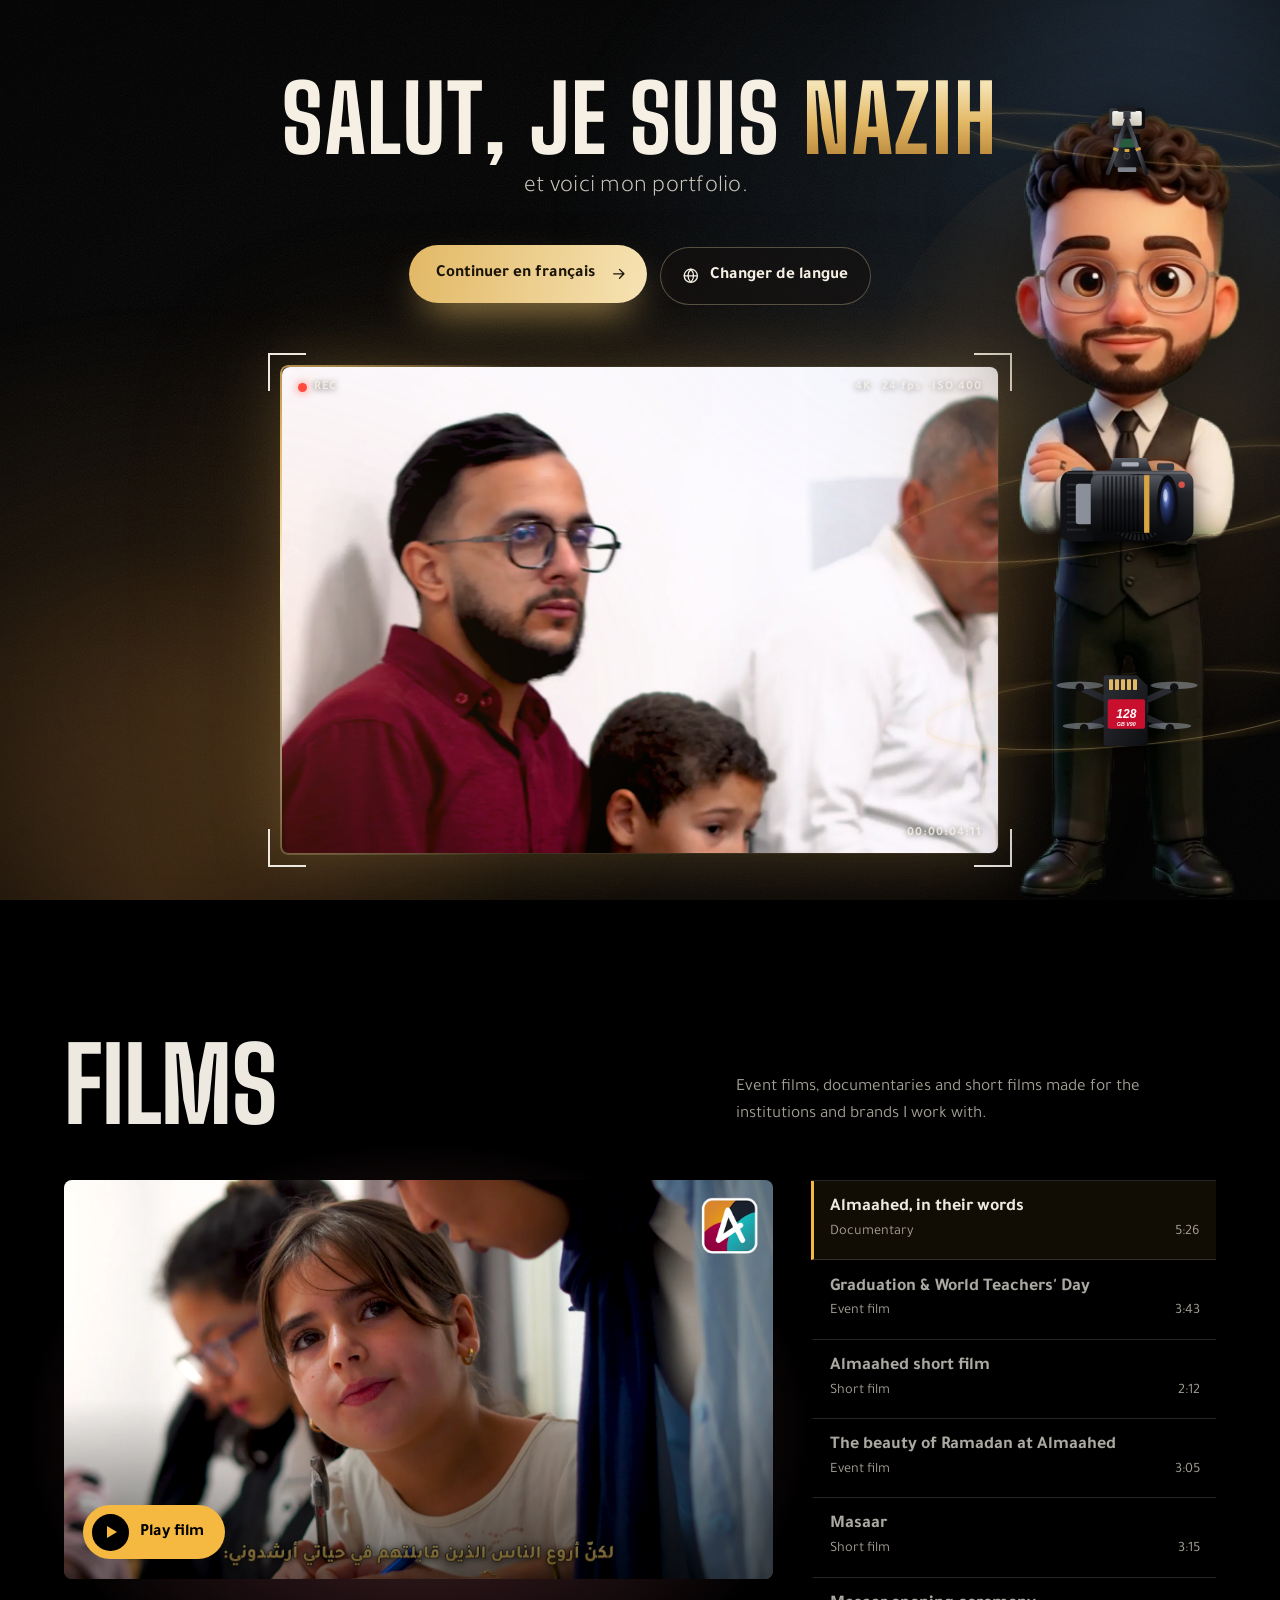
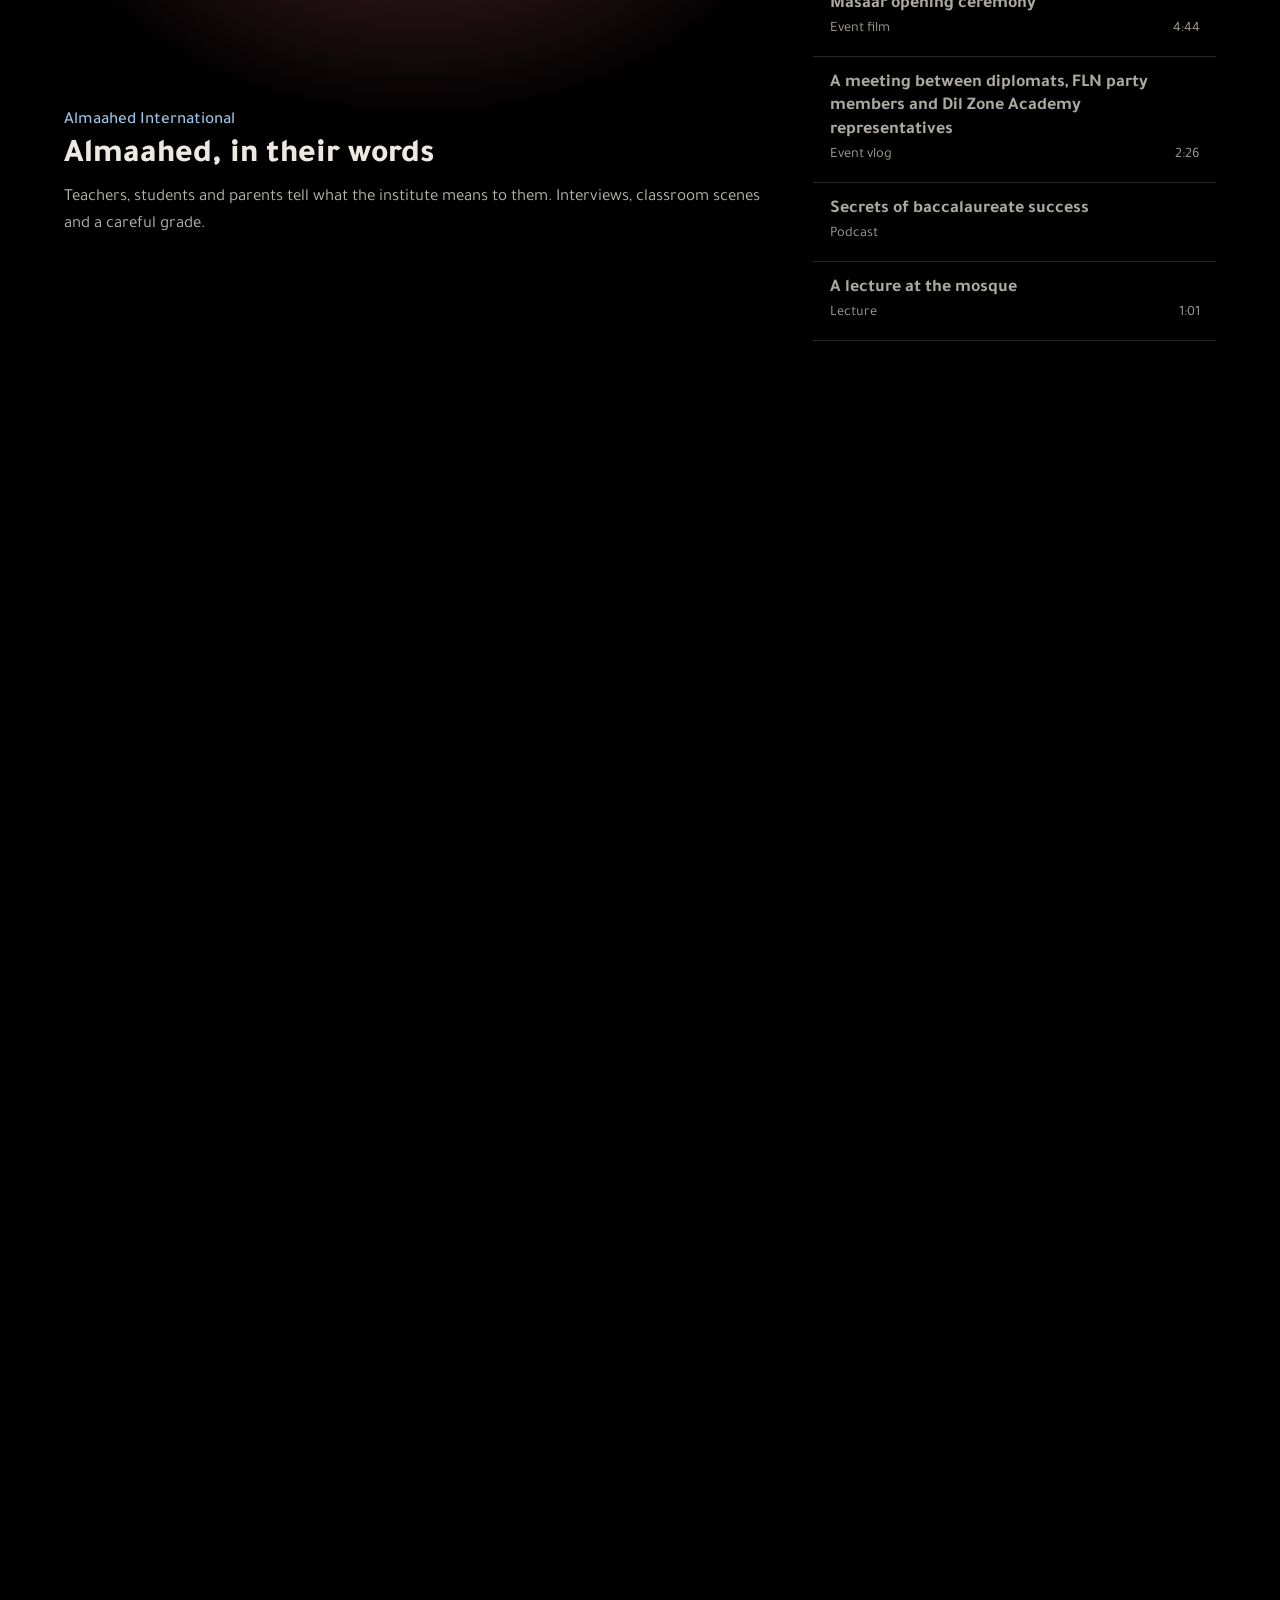
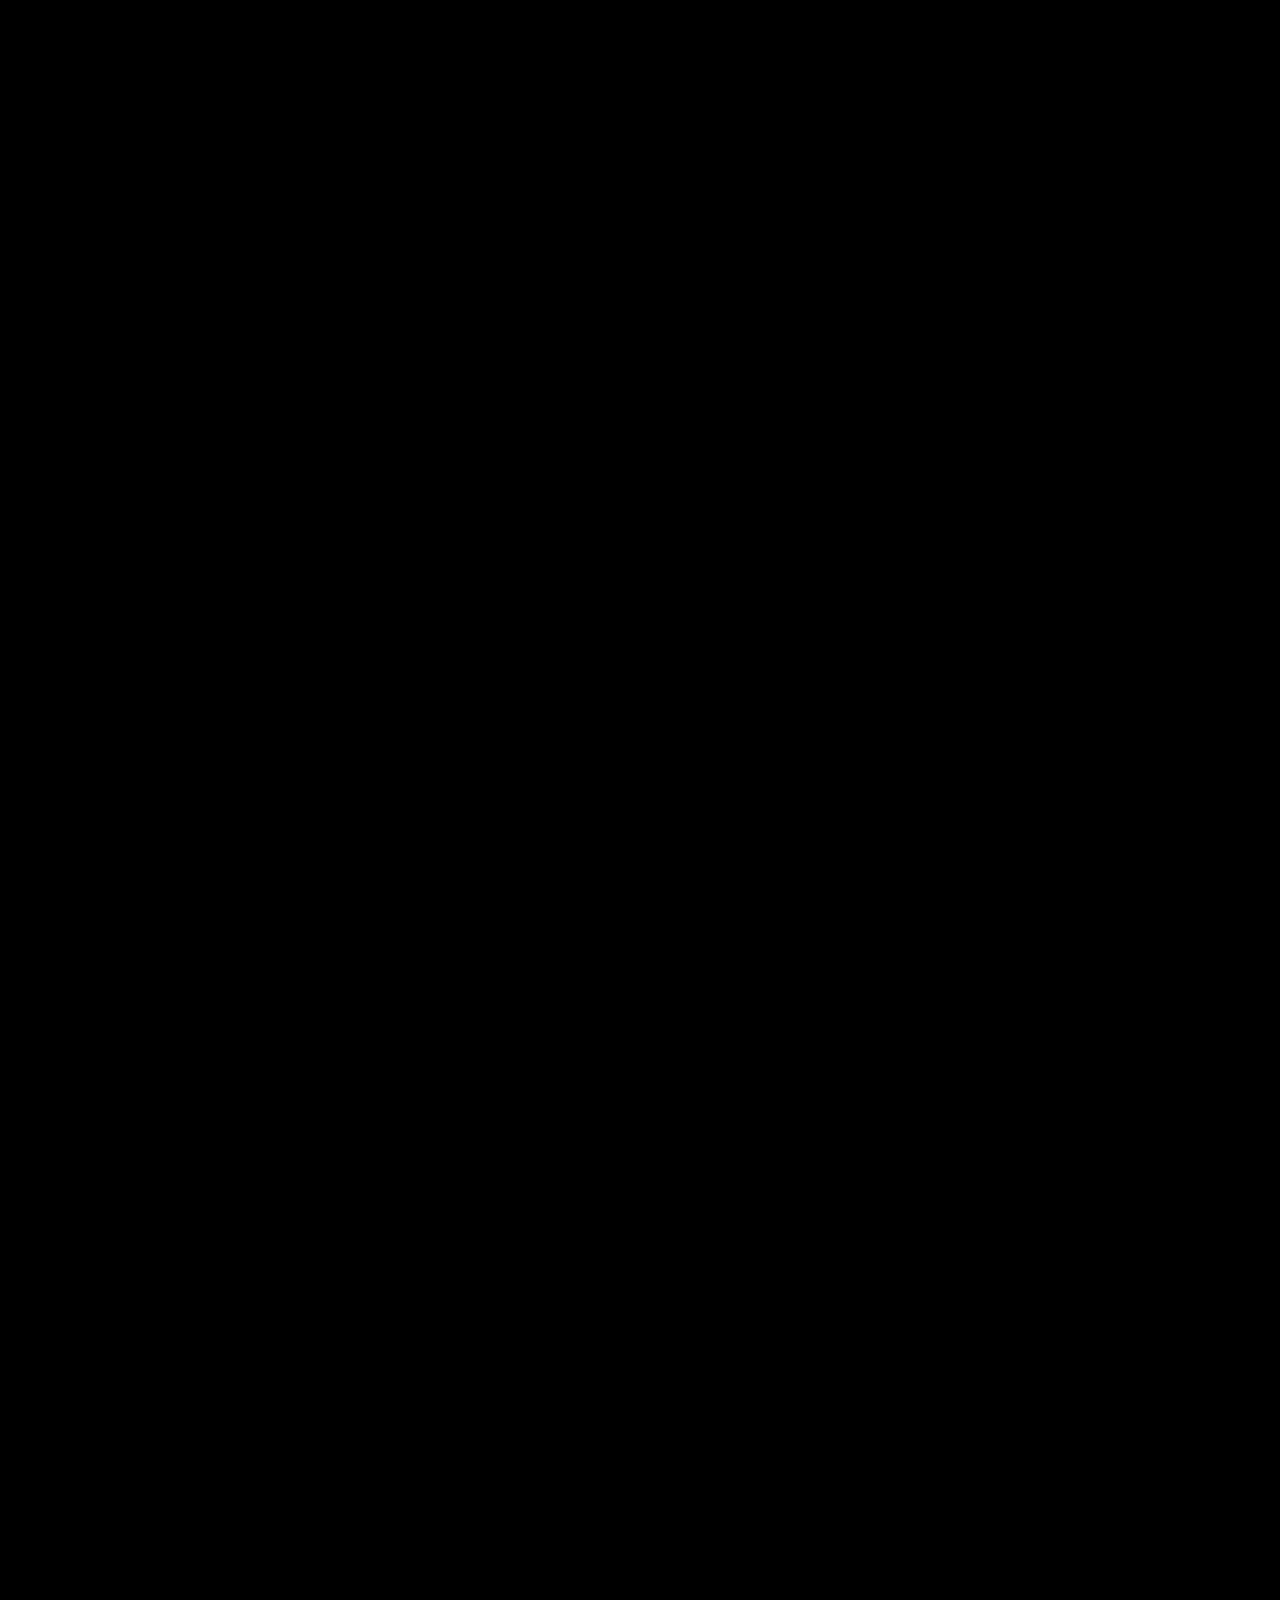
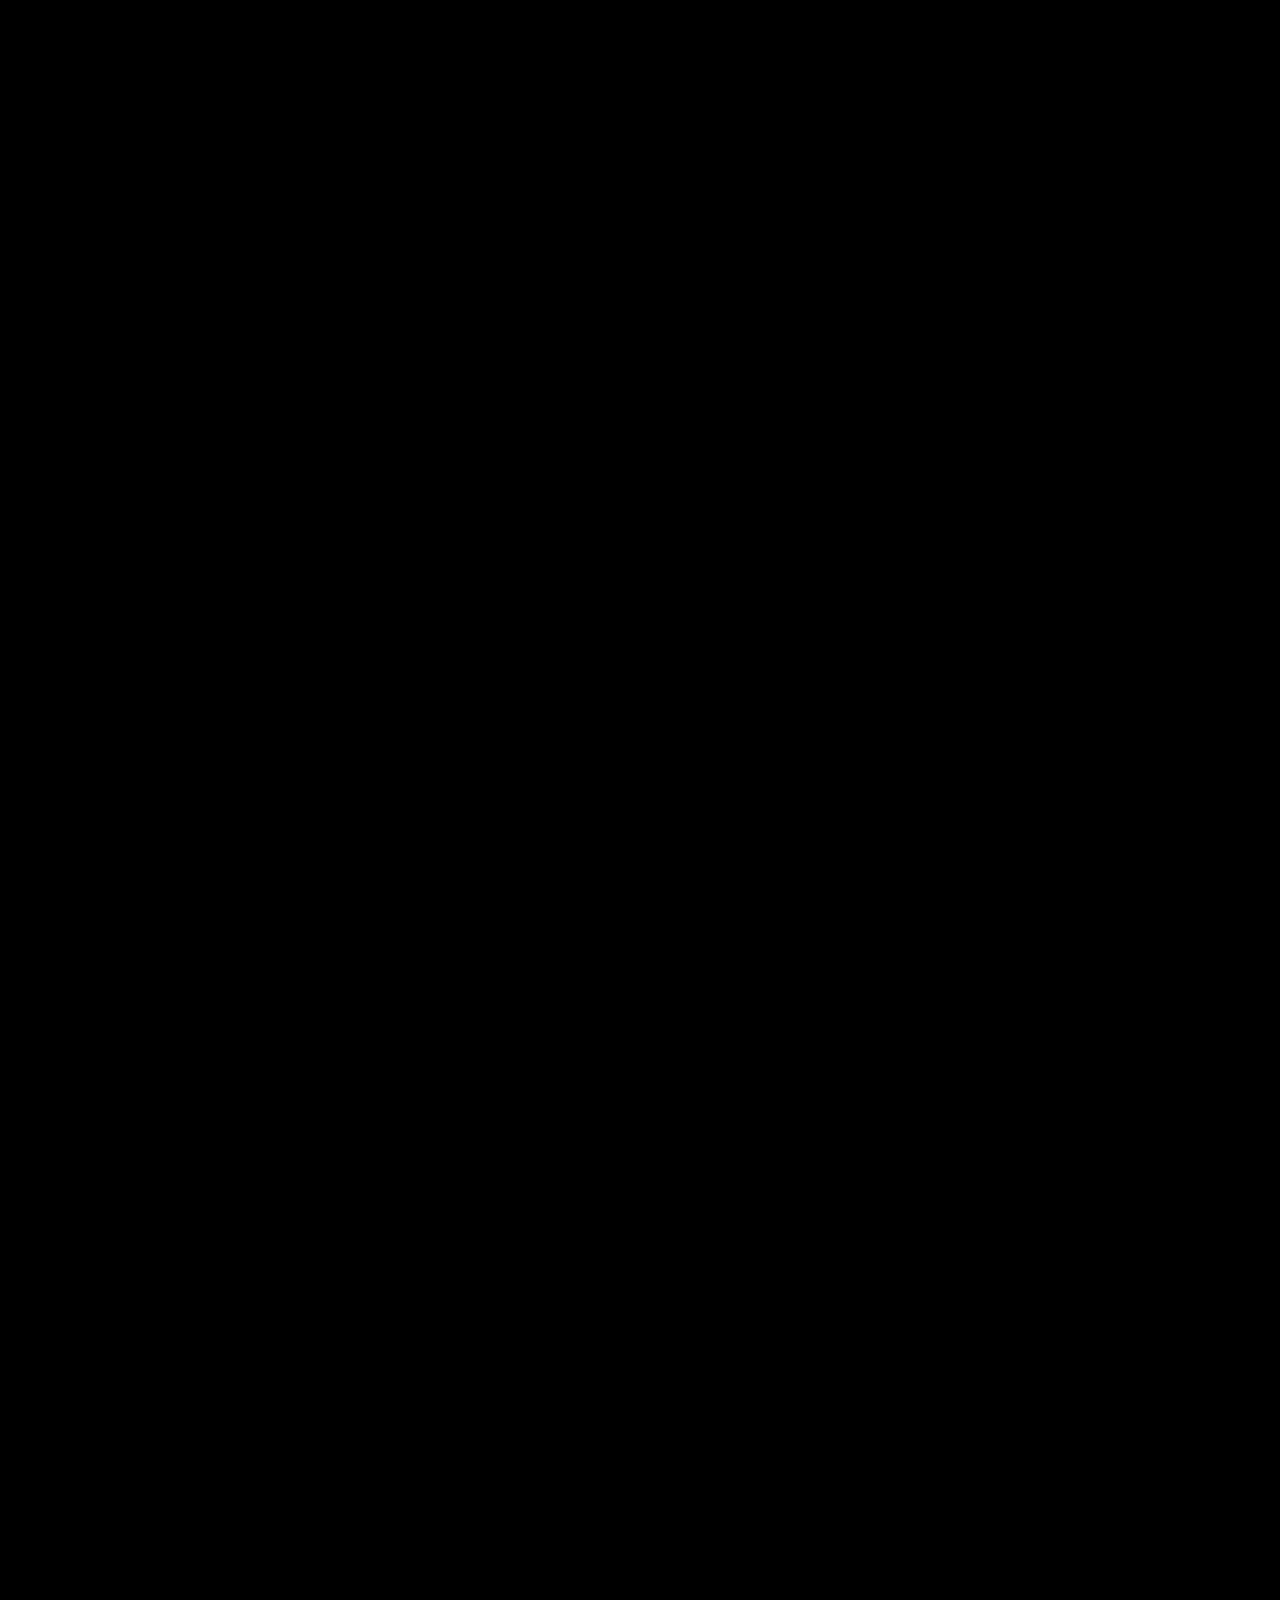
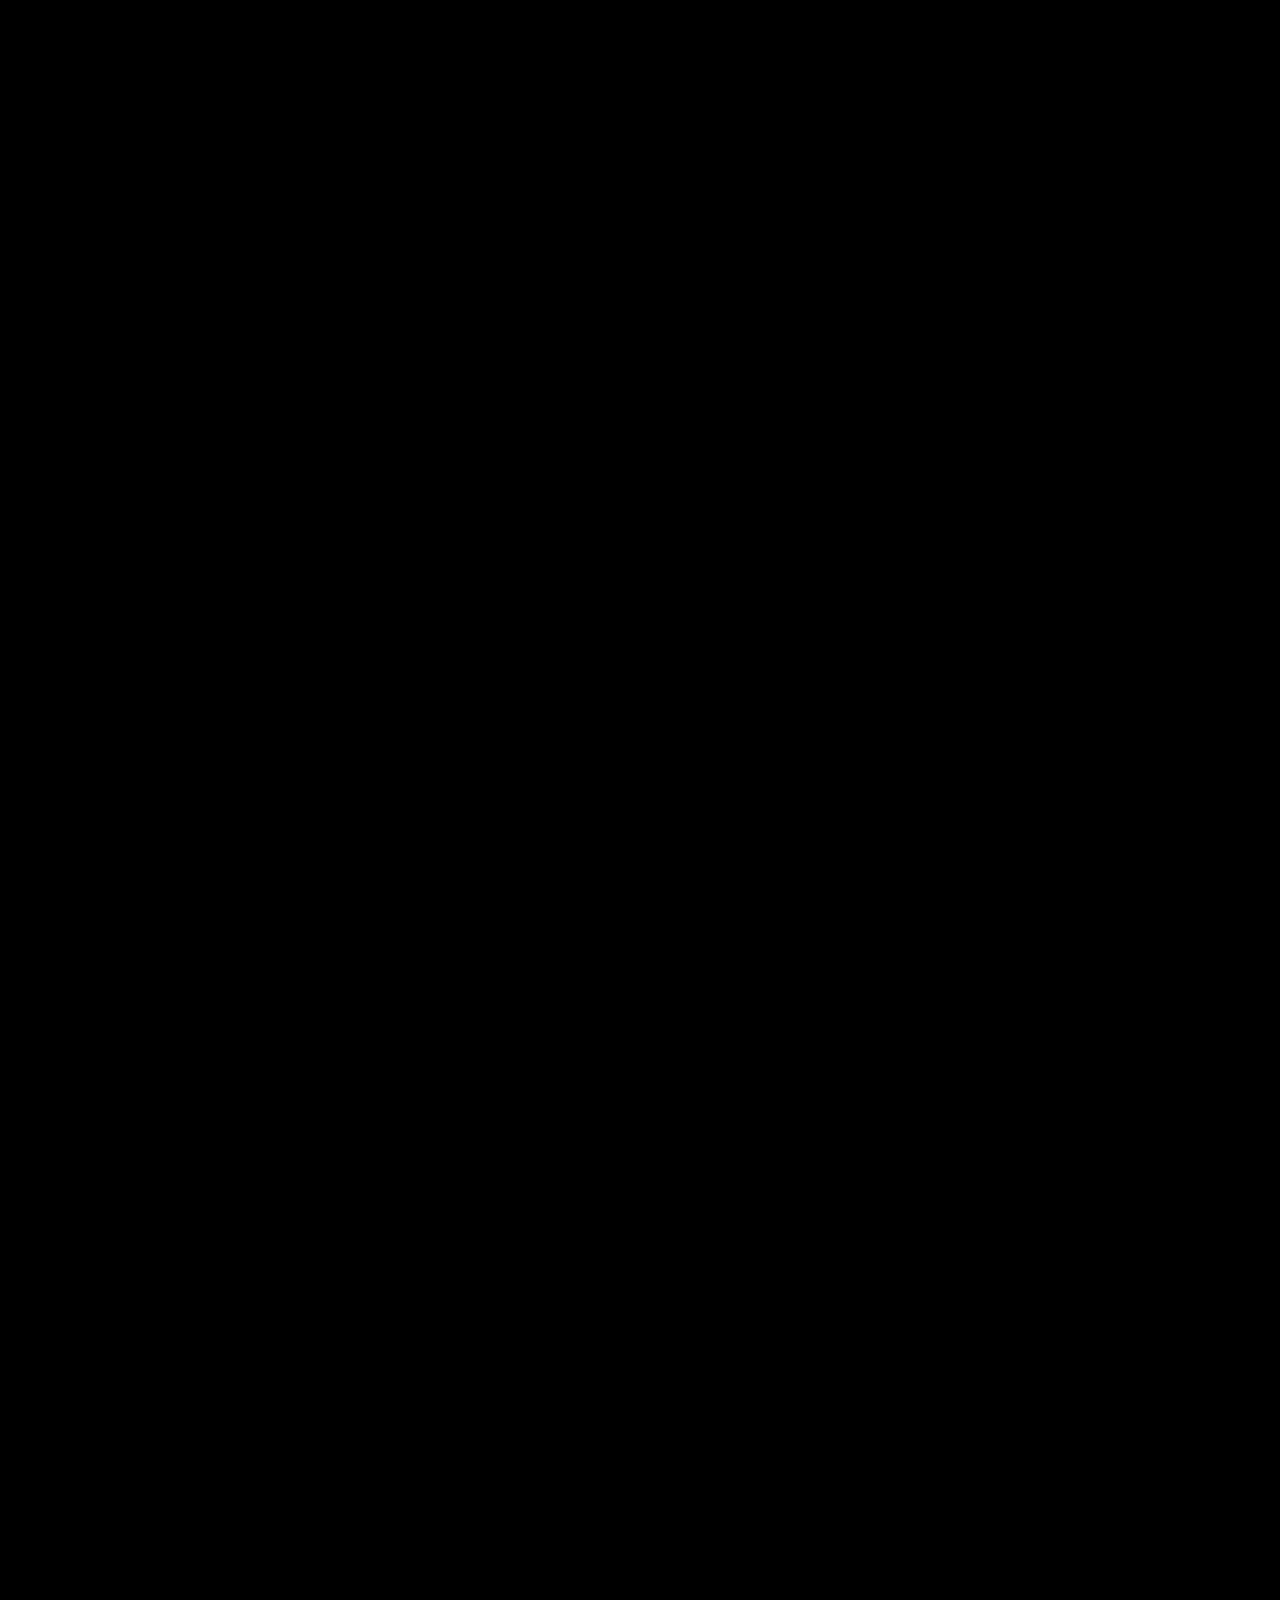
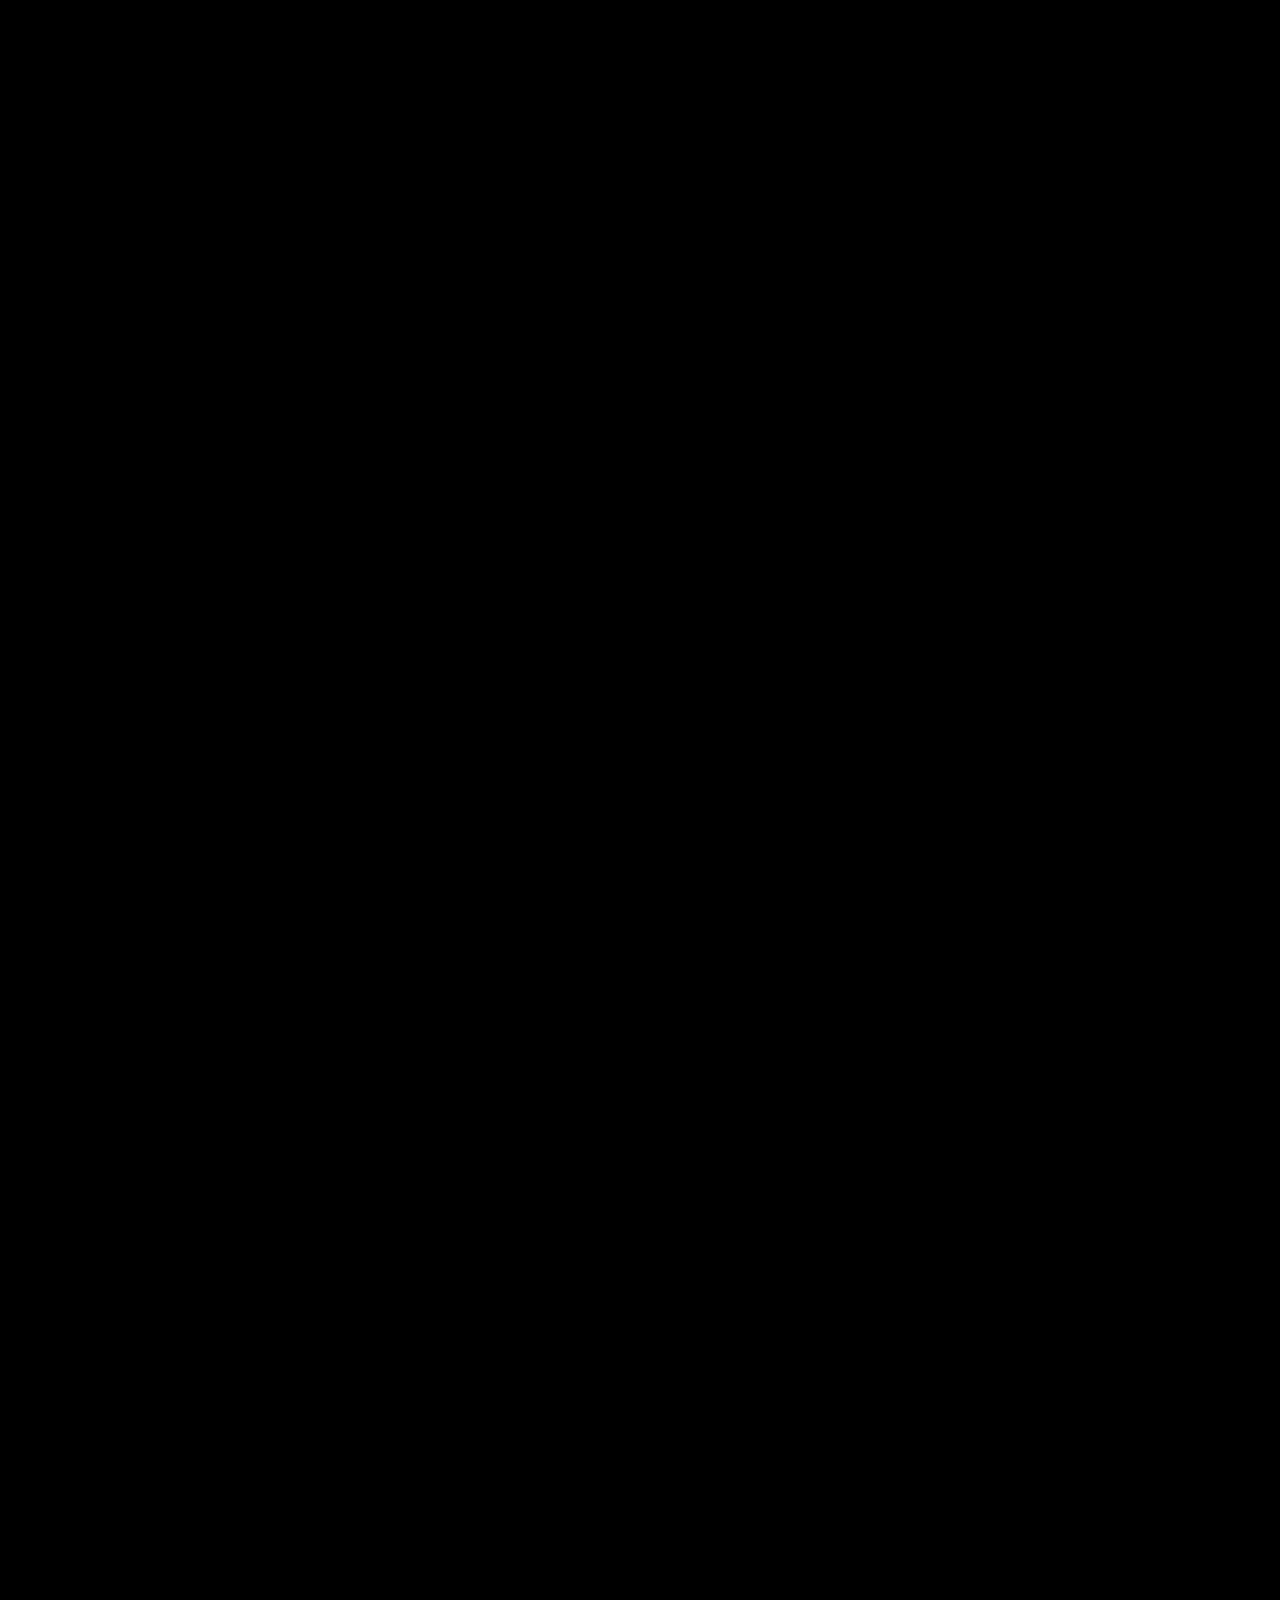
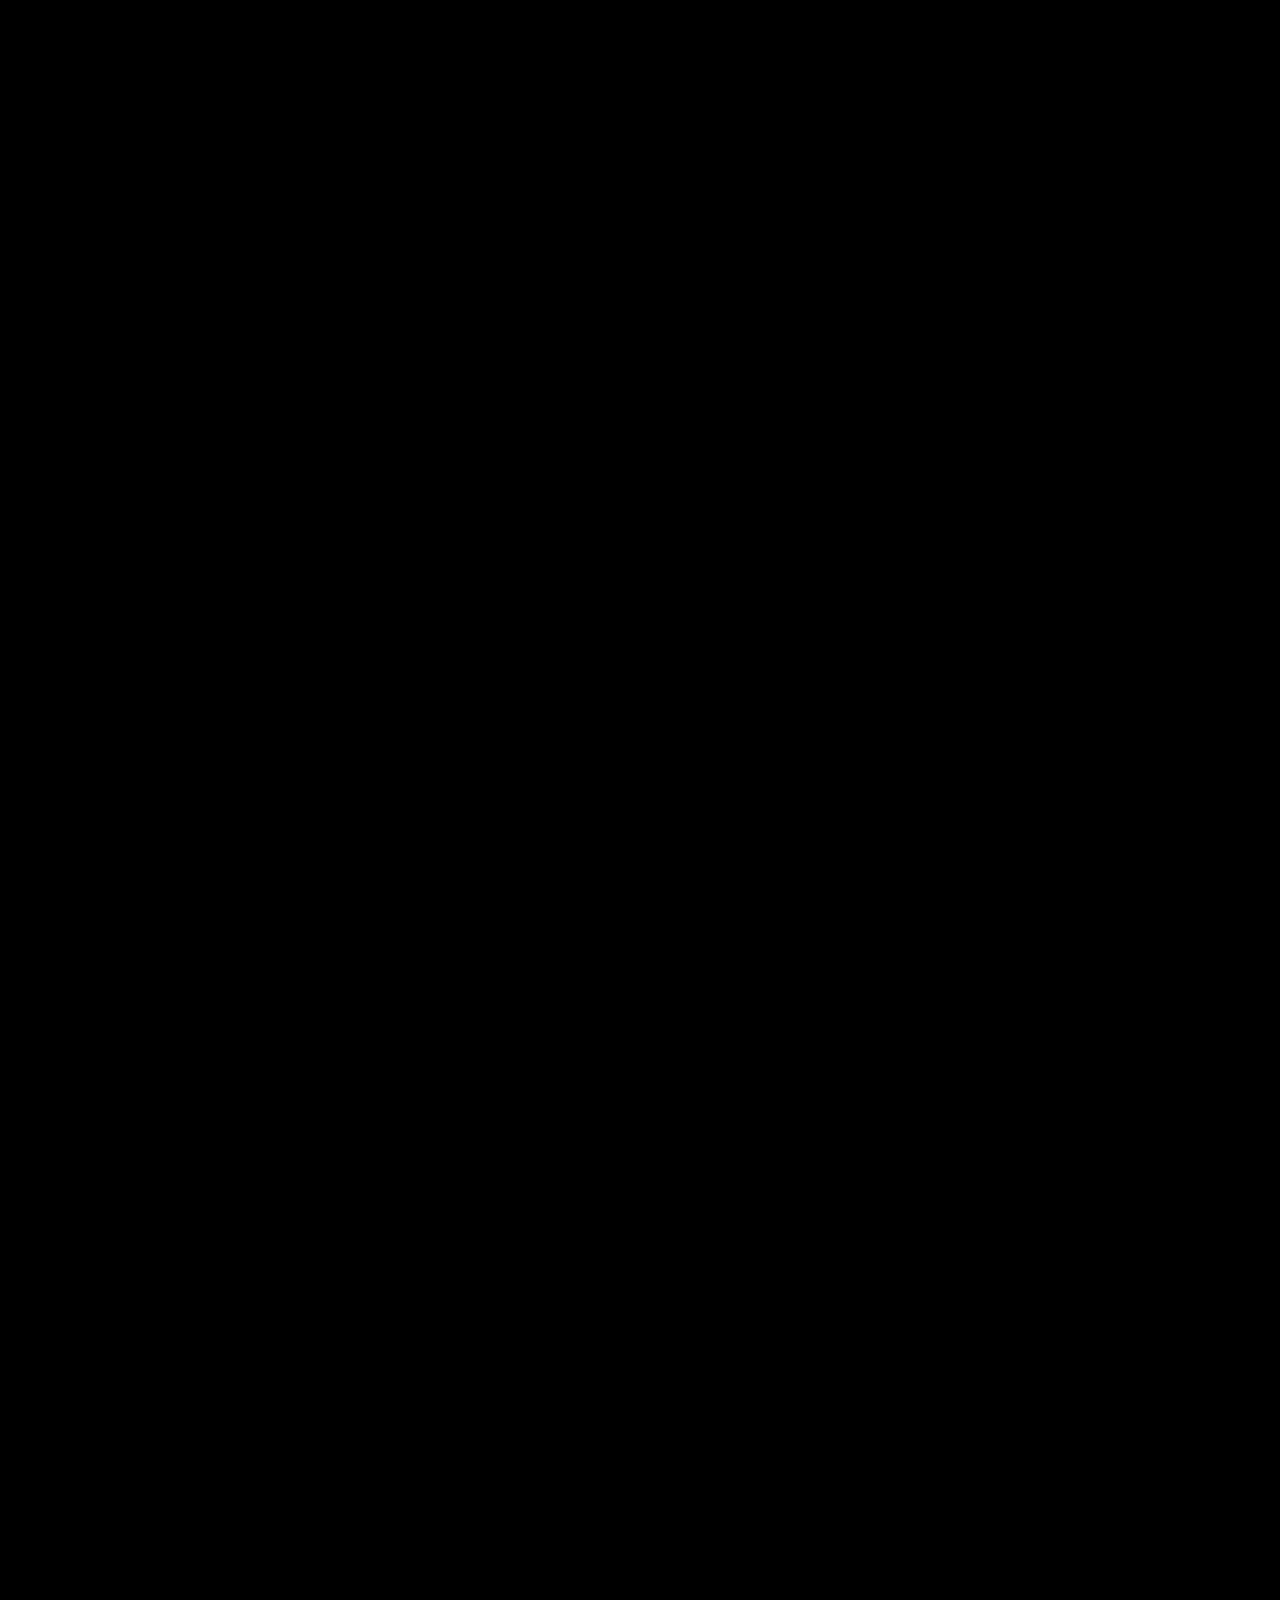
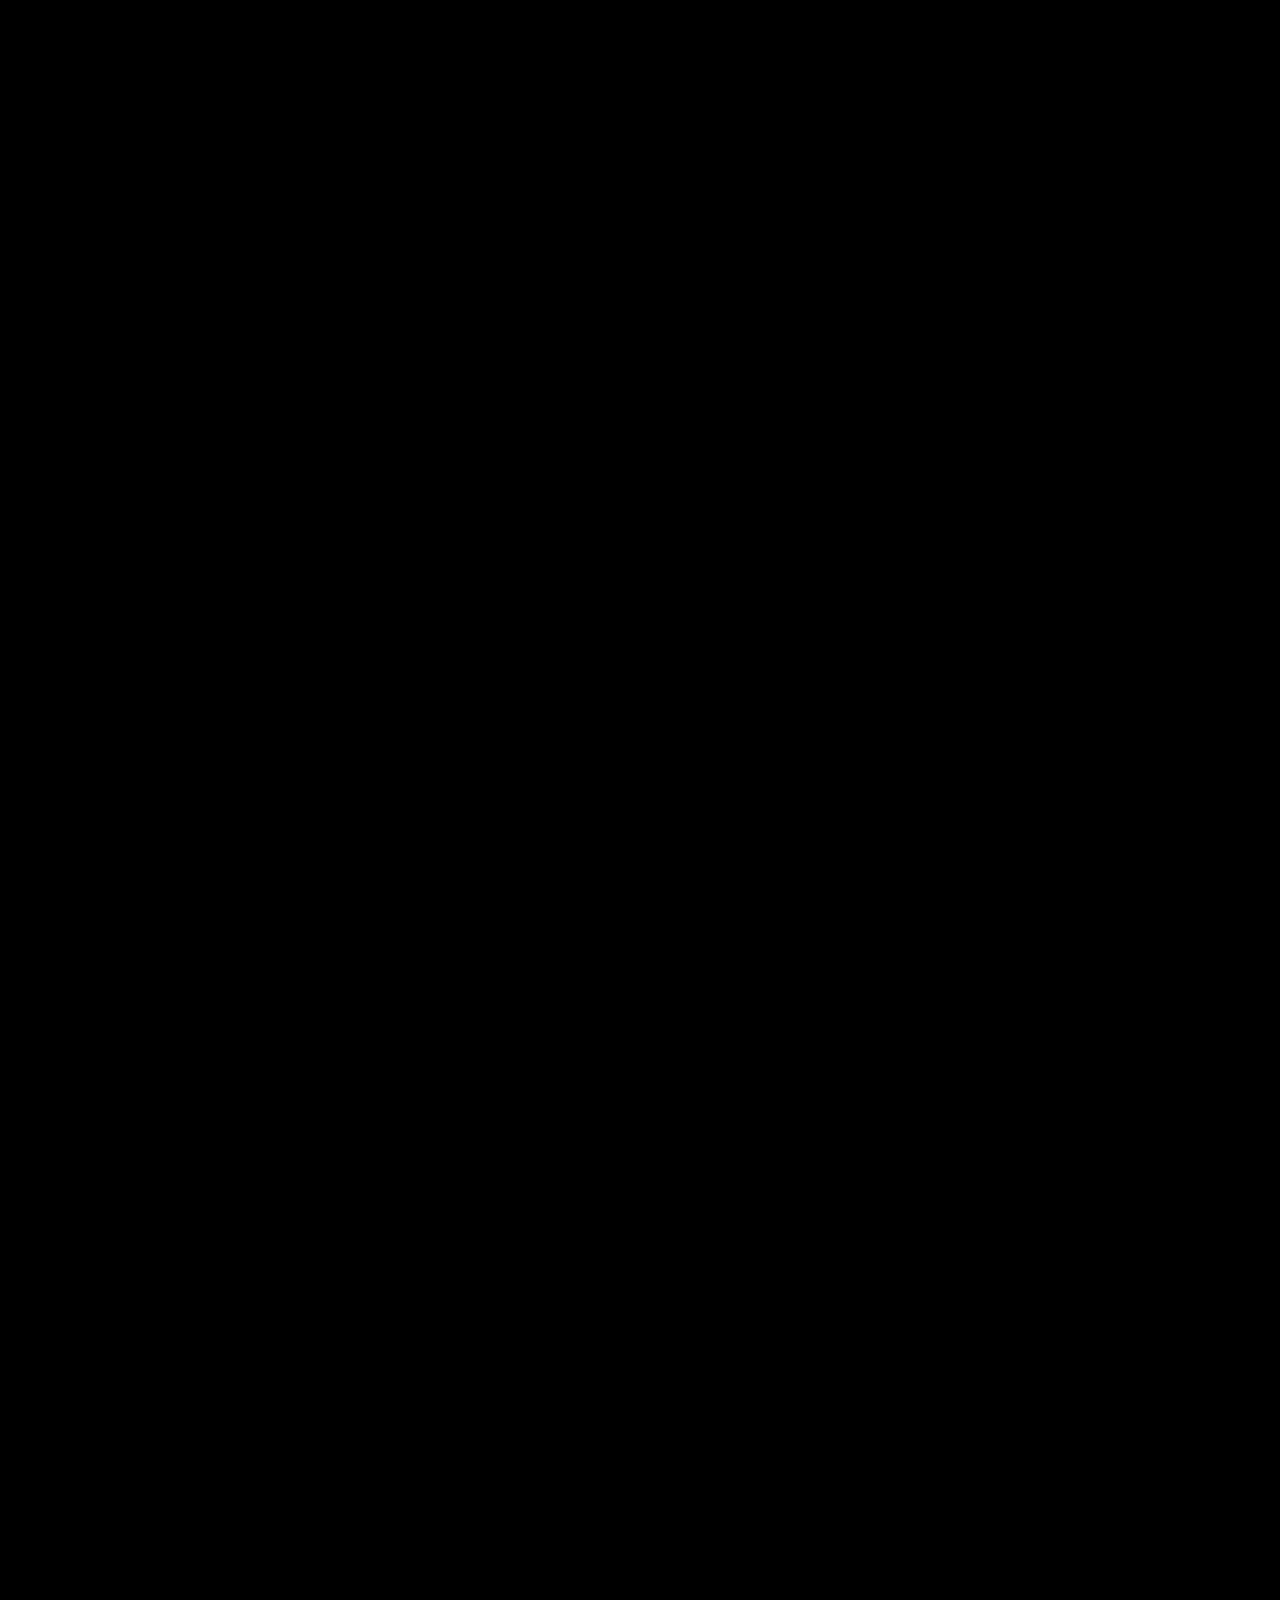
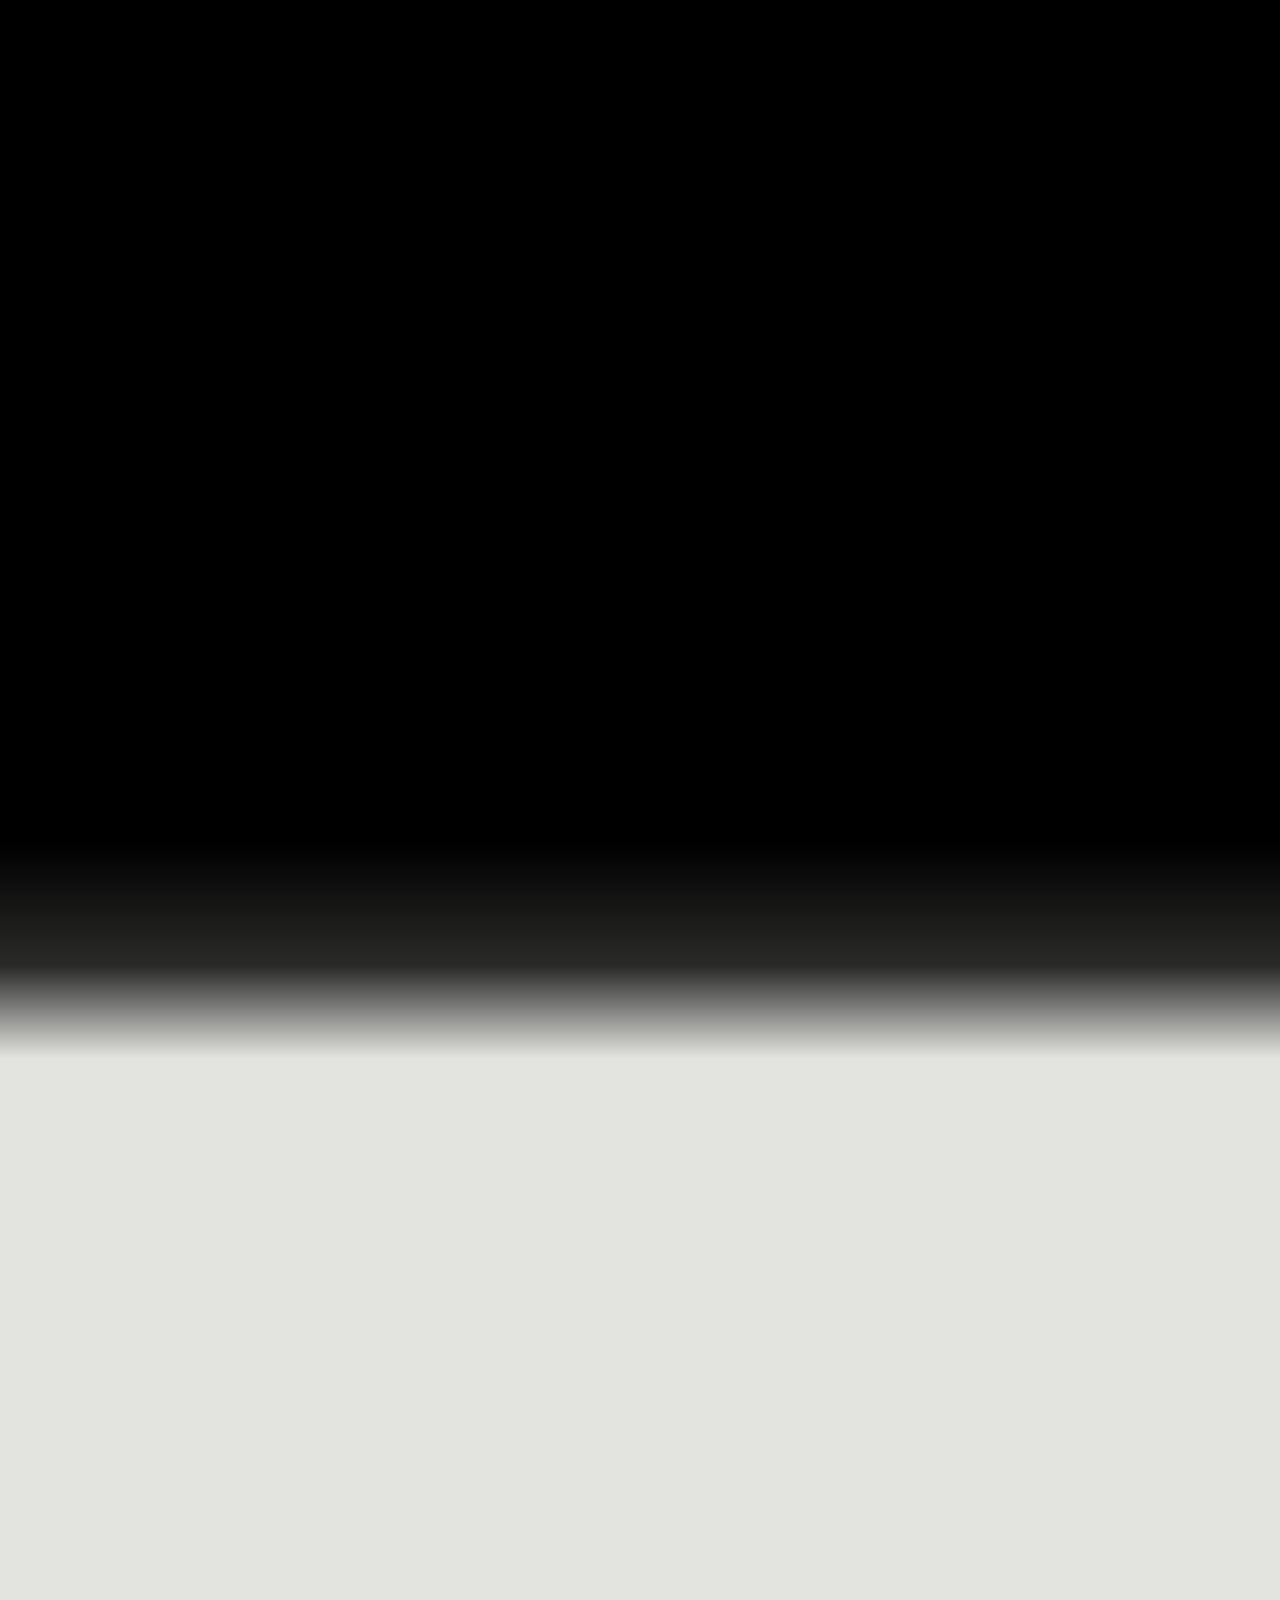
<file: index.html>
<!DOCTYPE html>
<html lang="en" dir="ltr">
<head>
<meta charset="UTF-8">
<meta name="viewport" content="width=device-width, initial-scale=1">
<!-- seo:start (written by tools/build-pages.js) -->
<title>Nazih Talbi | Videographer &amp; Photographer in Algeria</title>
<meta name="description" content="Nazih Talbi, videographer and photographer in Algeria: event films, documentaries, short films, ads, reels and photography for schools, institutions and brands.">
<link rel="canonical" href="https://nazihtalbi.github.io/">
<link rel="alternate" hreflang="en" href="https://nazihtalbi.github.io/">
<link rel="alternate" hreflang="fr" href="https://nazihtalbi.github.io/fr/">
<link rel="alternate" hreflang="ar" href="https://nazihtalbi.github.io/ar/">
<link rel="alternate" hreflang="de" href="https://nazihtalbi.github.io/de/">
<link rel="alternate" hreflang="x-default" href="https://nazihtalbi.github.io/">
<meta property="og:type" content="website">
<meta property="og:url" content="https://nazihtalbi.github.io/">
<meta property="og:title" content="Nazih Talbi | Videographer &amp; Photographer in Algeria">
<meta property="og:description" content="Nazih Talbi, videographer and photographer in Algeria: event films, documentaries, short films, ads, reels and photography for schools, institutions and brands.">
<meta property="og:image" content="https://nazihtalbi.github.io/assets/media/video/showreel.webp">
<meta property="og:locale" content="en_US">
<meta name="twitter:card" content="summary_large_image">
<script type="application/ld+json">{"@context":"https://schema.org","@graph":[{"@type":"Person","@id":"https://nazihtalbi.github.io/#nazih","name":"Nazih Talbi","alternateName":"نزيه طالبي","jobTitle":"Videographer and photographer","url":"https://nazihtalbi.github.io/","image":"https://nazihtalbi.github.io/assets/media/site/case-masaar-1.webp","email":"mailto:nazihhtalbi@gmail.com","telephone":"+213779072740","sameAs":["https://www.instagram.com/NA_Z_IH1"],"knowsLanguage":["ar","fr","en","de"],"address":{"@type":"PostalAddress","addressCountry":"DZ"}},{"@type":"ProfessionalService","name":"Nazih Talbi, videographer and photographer","url":"https://nazihtalbi.github.io/","image":"https://nazihtalbi.github.io/assets/media/video/showreel.webp","founder":{"@id":"https://nazihtalbi.github.io/#nazih"},"telephone":"+213779072740","email":"nazihhtalbi@gmail.com","areaServed":{"@type":"Country","name":"Algeria"},"address":{"@type":"PostalAddress","addressCountry":"DZ"},"knowsAbout":["Event videography","Documentary film","Short film","Commercials","Social media reels","Colour grading","Photography"]}]}</script>
<!-- seo:end -->
<meta name="theme-color" content="#000000">
<link rel="icon" href="data:image/svg+xml,<svg xmlns='http://www.w3.org/2000/svg' viewBox='0 0 64 64'><rect width='64' height='64' fill='%23000'/><path d='M14 14h12v4h-8v8h-4zM50 14v12h-4v-8h-8v-4zM14 50V38h4v8h8v4zM50 50H38v-4h8v-8h4z' fill='%23F5B841'/><circle cx='32' cy='32' r='5' fill='%23F5B841'/></svg>">
<link rel="preconnect" href="https://fonts.googleapis.com">
<link rel="preconnect" href="https://fonts.gstatic.com" crossorigin>
<link href="https://fonts.googleapis.com/css2?family=Big+Shoulders+Display:wght@600;800&family=Tajawal:wght@300;400;500;700;800&display=swap" rel="stylesheet">
<link rel="stylesheet" href="assets/css/style.css?v=3bcd8350">
<script src="assets/js/lang-detect.js?v=fd90d918"></script>
</head>
<body class="is-gated">

<a class="skip" href="#films" data-i18n="skip">Skip to the films</a>

<!-- Language gate: shown on every visit, sits over the hero footage seen through a viewfinder -->
<div class="gate" id="gate" data-step="hello" role="dialog" aria-modal="true" aria-labelledby="gate-name">
  <div class="gate__cam" aria-hidden="true">
    <span class="gate__rec"><i></i>REC</span>
    <span class="gate__tc" id="gateTc">00:00:00:00</span>
    <span class="gate__meta">4K · 24 fps · ISO 400</span>
  </div>
  <div class="gate__top" id="gateTop">
    <p class="gate__hey" id="gate-name"><span class="sr" id="gateSr">Hey, I'm Nazih and this is my portfolio.</span><span class="gate__hey1" aria-hidden="true"><span id="heyA">Hey, I'm</span> <span class="gate__gold" id="heyName">Nazih</span></span><span class="gate__hey2" id="heyB" aria-hidden="true">and this is my portfolio.</span></p>
  </div>
  <div class="gate__choose">
    <div class="gate__hello" id="gateHello">
      <div class="gate__actions">
        <button class="gate__continue" id="gateContinue"><span id="gateContinueTx">Continue in English</span><svg viewBox="0 0 24 24" aria-hidden="true"><path d="M5 12h13M13 6l6 6-6 6"/></svg></button>
        <button class="gate__change" id="gateChange"><svg viewBox="0 0 24 24" aria-hidden="true"><circle cx="12" cy="12" r="9"/><path d="M3 12h18M12 3c2.5 2.6 3.8 5.6 3.8 9s-1.3 6.4-3.8 9M12 3c-2.5 2.6-3.8 5.6-3.8 9s1.3 6.4 3.8 9"/></svg><span id="gateChangeTx">Change language</span></button>
      </div>
    </div>
    <div class="gate__intent" id="gateIntent" role="group" aria-labelledby="gateQ">
      <p class="gate__q" id="gateQ" data-i18n="introAsk">What would you like to explore?</p>
      <div class="gate__opts">
        <button class="gate__opt" data-go="films" style="--i:0"><i class="gate__shine" aria-hidden="true"></i><svg viewBox="0 0 24 24" aria-hidden="true"><rect x="3" y="5" width="18" height="14" rx="2"/><path d="M10 9.5v5l4.5-2.5z"/></svg><span data-i18n="nav.films">Films</span></button>
        <button class="gate__opt" data-go="photos" style="--i:1"><i class="gate__shine" aria-hidden="true"></i><svg viewBox="0 0 24 24" aria-hidden="true"><path d="M4 8h3l1.6-2h6.8L17 8h3v11H4z"/><circle cx="12" cy="13" r="3.4"/></svg><span data-i18n="nav.photos">Photography</span></button>
        <button class="gate__opt" data-go="reels" style="--i:2"><i class="gate__shine" aria-hidden="true"></i><svg viewBox="0 0 24 24" aria-hidden="true"><rect x="7" y="2.8" width="10" height="18.4" rx="2.2"/><path d="M11 9.5v5l3.5-2.5z"/></svg><span data-i18n="nav.reels">Reels</span></button>
        <button class="gate__opt gate__opt--all" data-go="all" style="--i:3"><i class="gate__shine" aria-hidden="true"></i><svg viewBox="0 0 24 24" aria-hidden="true"><rect x="3.5" y="3.5" width="7" height="7" rx="1.2"/><rect x="13.5" y="3.5" width="7" height="7" rx="1.2"/><rect x="3.5" y="13.5" width="7" height="7" rx="1.2"/><rect x="13.5" y="13.5" width="7" height="7" rx="1.2"/></svg><span data-i18n="introAll">Everything</span></button>
      </div>
    </div>
    <div class="gate__pick" id="gatePick">
    <button class="gate__back" id="gateBack"><svg viewBox="0 0 24 24" aria-hidden="true"><path d="M19 12H6M11 6l-6 6 6 6"/></svg><span id="gateBackTx">Back</span></button>
    <p class="gate__ask" aria-hidden="true">
      <span lang="en">Choose your language</span>
      <span lang="fr">Choisissez votre langue</span>
      <span lang="ar" dir="rtl">اختر لغتك</span>
      <span lang="de">Wählen Sie Ihre Sprache</span>
    </p>
    <div class="gate__langs" aria-label="Choose your language / Choisissez votre langue / اختر لغتك / Wählen Sie Ihre Sprache">
    <button class="gate__lang" data-lang="en" lang="en" dir="ltr" style="--i:0">
      <span class="gate__code" aria-hidden="true">EN</span>
      <b>English</b>
      <span class="gate__line">Enter the portfolio</span>
      <span class="gate__go" aria-hidden="true"><svg viewBox="0 0 24 24"><path d="M5 12h13M13 6l6 6-6 6"/></svg></span>
    </button>
    <button class="gate__lang" data-lang="fr" lang="fr" dir="ltr" style="--i:1">
      <span class="gate__code" aria-hidden="true">FR</span>
      <b>Français</b>
      <span class="gate__line">Entrer dans le portfolio</span>
      <span class="gate__go" aria-hidden="true"><svg viewBox="0 0 24 24"><path d="M5 12h13M13 6l6 6-6 6"/></svg></span>
    </button>
    <button class="gate__lang" data-lang="ar" lang="ar" dir="rtl" style="--i:2">
      <span class="gate__code" aria-hidden="true">AR</span>
      <b>العربية</b>
      <span class="gate__line">الدخول إلى المعرض</span>
      <span class="gate__go" aria-hidden="true"><svg viewBox="0 0 24 24"><path d="M5 12h13M13 6l6 6-6 6"/></svg></span>
    </button>
    <button class="gate__lang" data-lang="de" lang="de" dir="ltr" style="--i:3">
      <span class="gate__code" aria-hidden="true">DE</span>
      <b>Deutsch</b>
      <span class="gate__line">Zum Portfolio</span>
      <span class="gate__go" aria-hidden="true"><svg viewBox="0 0 24 24"><path d="M5 12h13M13 6l6 6-6 6"/></svg></span>
    </button>
    </div>
    </div>
  </div>
</div>

<!-- ambient glow: three soft lights drifting behind the dark sections, slowly changing colour -->
<div class="aura" aria-hidden="true"><i></i><i></i><i></i></div>
<div class="progress" id="progress" aria-hidden="true"></div>
<header class="bar" id="bar">
  <a class="bar__name" href="#top" data-i18n="fullName">Nazih Talbi</a>
  <nav class="bar__nav" id="nav" aria-label="Main">
    <a href="#films" data-i18n="nav.films">Films</a>
    <a href="#reels" data-i18n="nav.reels">Reels</a>
    <a href="#photos" data-i18n="nav.photos">Photography</a>
    <a href="#about" data-i18n="nav.about">About</a>
    <a href="#contact" class="bar__cta" data-i18n="nav.contact">Contact</a>
  </nav>
  <div class="bar__lang">
    <button class="bar__langbtn" id="langBtn" aria-haspopup="true" aria-expanded="false"><span class="sr" data-i18n="lang">Language</span><span id="langCode">EN</span></button>
    <div class="bar__langmenu" id="langMenu" hidden>
      <button data-lang="en" lang="en">English</button>
      <button data-lang="fr" lang="fr">Français</button>
      <button data-lang="ar" lang="ar">العربية</button>
      <button data-lang="de" lang="de">Deutsch</button>
    </div>
  </div>
  <button class="bar__menu" id="menuBtn" aria-controls="nav" aria-expanded="false"><span data-i18n="menu">Menu</span></button>
</header>

<main id="main">

  <section class="hero" id="top">
    <div class="hero__frame">
      <div class="hero__ambient" aria-hidden="true"><i></i><i></i><i></i></div>
      <video class="hero__video" id="heroVideo" poster="assets/media/video/hero-loop.webp" muted loop playsinline autoplay preload="auto"><source src="assets/media/video/hero-loop-720.mp4" type="video/mp4" media="(max-width: 900px)"><source src="assets/media/video/hero-loop.mp4" type="video/mp4"></video>
      <i class="vf vf--tl"></i><i class="vf vf--tr"></i><i class="vf vf--bl"></i><i class="vf vf--br"></i>
      <div class="vfx" aria-hidden="true"><i class="vfx__halo"></i><i class="vfx__ring"></i><i class="vfx__scan"></i><canvas class="vfx__sparks"></canvas></div>
    </div>
    <div class="hero__me" aria-hidden="true"><i class="hero__beam"></i><i class="hero__glow"></i><i class="hero__ring"></i><div class="orbit"><i class="ring ring--a ring--back"></i><i class="ring ring--a ring--front"></i><i class="ring ring--b ring--back"></i><i class="ring ring--b ring--front"></i><i class="ring ring--c ring--back"></i><i class="ring ring--c ring--front"></i><i class="orb orb--1 orb--camera"><span class="orb__d"><span class="orb__c"><svg viewBox="0 0 140 100"> <defs><linearGradient id="gcB" x1="0" y1="0" x2="0" y2="1"><stop offset="0" stop-color="#4c4f57"/><stop offset=".3" stop-color="#25272d"/><stop offset="1" stop-color="#0b0c0f"/></linearGradient> <linearGradient id="gcH" x1="0" y1="0" x2="0" y2="1"><stop offset="0" stop-color="#5a5e67"/><stop offset="1" stop-color="#1c1e23"/></linearGradient> <radialGradient id="gcL" cx=".38" cy=".34" r=".72"><stop offset="0" stop-color="#8fb0ff"/><stop offset=".3" stop-color="#2a3a74"/><stop offset=".7" stop-color="#080b16"/><stop offset="1" stop-color="#000"/></radialGradient> <linearGradient id="gcG" x1="0" y1="0" x2="1" y2="1"><stop offset="0" stop-color="#fff1cc"/><stop offset=".5" stop-color="#e2b865"/><stop offset="1" stop-color="#9c6e2c"/></linearGradient></defs> <path d="M52 21 58 7h30l6 14z" fill="url(#gcH)"/><rect x="65" y="11" width="16" height="4" rx="1" fill="#c9cdd6" opacity=".8"/> <rect x="98" y="12" width="16" height="7" rx="2" fill="#3a3d44"/><ellipse cx="25" cy="18" rx="7" ry="2.6" fill="#8a8f99"/> <rect x="8" y="19" width="124" height="66" rx="11" fill="url(#gcB)"/> <path d="M8 31q0-12 12-12h18v66H20q-12 0-12-12z" fill="#141519"/> <g stroke="#2a2c32" stroke-width="2"><path d="M14 32h18"/><path d="M14 39h18"/><path d="M14 46h18"/><path d="M14 53h18"/><path d="M14 60h18"/><path d="M14 67h18"/><path d="M14 74h18"/></g> <path d="M14 21h112" stroke="#fff" stroke-opacity=".14" stroke-width="2" stroke-linecap="round"/> <circle cx="80" cy="53" r="31" fill="#08090b"/> <circle cx="80" cy="53" r="28" fill="none" stroke="#2c2e34" stroke-width="6" stroke-dasharray="2.2 1.6"/> <circle cx="80" cy="53" r="22.5" fill="none" stroke="url(#gcG)" stroke-width="3.2"/> <circle cx="80" cy="53" r="20" fill="#111216"/><circle cx="80" cy="53" r="16" fill="url(#gcL)"/> <ellipse cx="74" cy="47" rx="5.5" ry="3" fill="#fff" opacity=".55" transform="rotate(-32 74 47)"/><circle cx="86" cy="59" r="1.6" fill="#9fb7ff" opacity=".6"/> <circle cx="121" cy="32" r="3" fill="#e2584f"/></svg></span></span></i><i class="orb orb--2 orb--lens"><span class="orb__d"><span class="orb__c"><svg viewBox="0 0 120 90"> <defs><linearGradient id="glB" x1="0" y1="0" x2="0" y2="1"><stop offset="0" stop-color="#55585f"/><stop offset=".45" stop-color="#1d1f24"/><stop offset="1" stop-color="#08090b"/></linearGradient> <radialGradient id="glF" cx=".4" cy=".35" r=".7"><stop offset="0" stop-color="#9fb7ff"/><stop offset=".4" stop-color="#26346a"/><stop offset="1" stop-color="#05060c"/></radialGradient></defs> <rect x="12" y="26" width="16" height="38" rx="3" fill="#8a8f99"/> <rect x="26" y="18" width="70" height="54" rx="6" fill="url(#glB)"/> <g stroke="#000" stroke-opacity=".55" stroke-width="2"><path d="M38 19v52"/><path d="M42 19v52"/><path d="M46 19v52"/><path d="M50 19v52"/><path d="M54 19v52"/><path d="M58 19v52"/><path d="M62 19v52"/><path d="M66 19v52"/><path d="M70 19v52"/></g> <rect x="76" y="18" width="5" height="54" fill="#d9a441"/> <ellipse cx="98" cy="45" rx="10" ry="27" fill="#0c0d10"/><ellipse cx="98" cy="45" rx="7" ry="21" fill="url(#glF)"/> <ellipse cx="96" cy="37" rx="2" ry="6" fill="#fff" opacity=".5"/></svg></span></span></i><i class="orb orb--3 orb--flash"><span class="orb__d"><span class="orb__c"><svg viewBox="0 0 90 120"> <defs><linearGradient id="gfB" x1="0" y1="0" x2="1" y2="0"><stop offset="0" stop-color="#3c3f46"/><stop offset=".5" stop-color="#1b1d22"/><stop offset="1" stop-color="#0b0c0f"/></linearGradient> <linearGradient id="gfW" x1="0" y1="0" x2="0" y2="1"><stop offset="0" stop-color="#fffdf6"/><stop offset="1" stop-color="#e9e2d2"/></linearGradient></defs> <rect x="16" y="8" width="58" height="34" rx="5" fill="url(#gfB)"/> <rect x="21" y="13" width="48" height="24" rx="3" fill="url(#gfW)"/> <path d="M24 16h42" stroke="#fff" stroke-width="2"/> <rect x="34" y="42" width="22" height="8" fill="#15161a"/> <rect x="24" y="50" width="42" height="54" rx="5" fill="url(#gfB)"/> <rect x="31" y="58" width="28" height="14" rx="2" fill="#2f6b4a"/><circle cx="45" cy="86" r="5" fill="#2b2d33" stroke="#5b5f69"/> <rect x="30" y="104" width="30" height="8" rx="2" fill="#8a8f99"/></svg></span></span></i><i class="orb orb--4 orb--tripod"><span class="orb__d"><span class="orb__c"><svg viewBox="0 0 100 130"> <defs><linearGradient id="gtL" x1="0" y1="0" x2="1" y2="0"><stop offset="0" stop-color="#2a2c31"/><stop offset=".5" stop-color="#5a5e67"/><stop offset="1" stop-color="#1a1b1f"/></linearGradient></defs> <rect x="34" y="8" width="32" height="10" rx="3" fill="#1b1d22"/><rect x="44" y="18" width="12" height="12" fill="#3a3d44"/> <path d="M50 30 18 120" stroke="url(#gtL)" stroke-width="7" stroke-linecap="round"/> <path d="M50 30 82 120" stroke="url(#gtL)" stroke-width="7" stroke-linecap="round"/> <path d="M50 30v84" stroke="url(#gtL)" stroke-width="7" stroke-linecap="round"/> <g fill="#d9a441"><rect x="27" y="78" width="9" height="5" rx="1" transform="rotate(20 31 80)"/><rect x="64" y="78" width="9" height="5" rx="1" transform="rotate(-20 68 80)"/><rect x="46" y="80" width="8" height="5" rx="1"/></g></svg></span></span></i><i class="orb orb--5 orb--drone"><span class="orb__d"><span class="orb__c"><svg viewBox="0 0 140 90"> <defs><linearGradient id="gdB" x1="0" y1="0" x2="0" y2="1"><stop offset="0" stop-color="#5a5e67"/><stop offset="1" stop-color="#16171b"/></linearGradient></defs> <path d="M70 44 26 24M70 44 114 24M70 44 30 62M70 44 110 62" stroke="#2b2d33" stroke-width="6" stroke-linecap="round"/> <g fill="#9aa0aa" opacity=".55"><ellipse cx="26" cy="22" rx="22" ry="3.5"/><ellipse cx="114" cy="22" rx="22" ry="3.5"/><ellipse cx="30" cy="60" rx="20" ry="3"/><ellipse cx="110" cy="60" rx="20" ry="3"/></g> <g fill="#111"><circle cx="26" cy="24" r="4"/><circle cx="114" cy="24" r="4"/><circle cx="30" cy="62" r="4"/><circle cx="110" cy="62" r="4"/></g> <rect x="50" y="34" width="40" height="20" rx="8" fill="url(#gdB)"/> <rect x="62" y="56" width="16" height="12" rx="3" fill="#1b1d22"/><circle cx="70" cy="62" r="4.5" fill="#26346a" stroke="#d9a441" stroke-width="1.5"/> <circle cx="82" cy="40" r="2" fill="#e2584f"/></svg></span></span></i><i class="orb orb--6 orb--card"><span class="orb__d"><span class="orb__c"><svg viewBox="0 0 90 120"> <defs><linearGradient id="gsB" x1="0" y1="0" x2="1" y2="1"><stop offset="0" stop-color="#2d3036"/><stop offset="1" stop-color="#0d0e11"/></linearGradient></defs> <path d="M14 8h46l16 16v86a4 4 0 0 1-4 4H14a4 4 0 0 1-4-4V12a4 4 0 0 1 4-4z" fill="url(#gsB)"/> <g fill="#e2b865"><rect x="18" y="14" width="6" height="16" rx="1"/><rect x="27" y="14" width="6" height="16" rx="1"/><rect x="36" y="14" width="6" height="16" rx="1"/><rect x="45" y="14" width="6" height="16" rx="1"/><rect x="54" y="14" width="6" height="16" rx="1"/></g> <rect x="16" y="44" width="56" height="44" rx="3" fill="#c8102e"/> <text x="44" y="72" text-anchor="middle" font-family="Arial, sans-serif" font-weight="800" font-size="18" fill="#fff">128</text> <text x="44" y="84" text-anchor="middle" font-family="Arial, sans-serif" font-weight="700" font-size="8" fill="#fff">GB  V90</text></svg></span></span></i></div><div class="hero__float"><img src="assets/media/site/nazih-crossed.webp" alt="" width="214" height="738" decoding="async" draggable="false"><i class="hero__shine"></i></div><i class="hero__flash"></i></div>
    <div class="hero__content">
      <h1 class="hero__title"><span data-i18n="nameFirst">Nazih</span> <span data-i18n="nameLast">Talbi</span></h1>
      <p class="hero__role" data-i18n="role">Photographer &amp; filmmaker</p>
      <p class="hero__line" data-i18n="heroLine">I film and photograph schools, institutions and brands: events, documentaries, short films, ads and reels, from the shoot to the final grade.</p>
      <div class="hero__actions">
        <button class="btn btn--tungsten btn--reel" type="button" id="reelBtn"><svg viewBox="0 0 24 24" aria-hidden="true"><path d="M8 5.5v13l10.5-6.5z"/></svg><span data-i18n="ctaReel">Watch the showreel</span></button>
        <a class="btn btn--ghost" href="#contact" data-i18n="ctaContact">Start a project</a>
      </div>
    </div>
    <button class="hero__pause" id="heroPause" aria-pressed="false"><span class="sr" data-i18n="pauseHero">Pause background video</span></button>
  </section>

  <section class="films" id="films" aria-labelledby="films-title">
    <div class="sec-head">
      <h2 class="sec-title" id="films-title" data-i18n="filmsTitle">Films</h2>
      <p class="sec-intro" data-i18n="filmsIntro">Event films, documentaries and short films made for the institutions and brands I work with.</p>
    </div>
    <div class="screen">
      <div class="glow glow--stage"><div class="screen__stage">
        <img class="screen__poster" id="screenPoster" alt="" decoding="async">
        <video class="screen__preview" id="screenPreview" muted loop playsinline preload="none"></video>
        <button class="screen__play" id="screenPlay"><span class="screen__playicon" aria-hidden="true"></span><span id="screenPlayLabel" data-i18n="playFilm">Play film</span></button>
      </div></div>
      <div class="screen__info">
        <p class="screen__client" id="screenClient"></p>
        <h3 class="screen__title" id="screenTitle"></h3>
        <p class="screen__desc" id="screenDesc"></p>
      </div>
      <ol class="playlist" id="playlist"></ol>
    </div>
  </section>

  <section class="reels" id="reels" aria-labelledby="reels-title">
    <div class="sec-head">
      <h2 class="sec-title" id="reels-title" data-i18n="reelsTitle">Reels</h2>
      <p class="sec-intro" data-i18n="reelsIntro">Short vertical films for Instagram, Facebook and TikTok: cinematic ads, mini documentaries and content where I present on camera.</p>
    </div>
    <article class="spot" id="spot" aria-labelledby="spotTitle">
      <div class="glow glow--spot"><button class="spot__media" id="spotPlay">
        <img id="spotPoster" alt="">
        <video id="spotPreview" muted loop playsinline preload="none"></video>
        <span class="spot__play" aria-hidden="true"></span>
        <span class="sr" data-i18n="playReel">Watch the reel</span>
      </button></div>
      <div class="spot__text">
        <p class="spot__kicker" data-i18n="spotKicker">Featured reel</p>
        <h3 class="spot__title" id="spotTitle"></h3>
        <p class="spot__desc" id="spotDesc"></p>
        <dl class="spot__meta">
          <div><dt data-i18n="spotRole">My role</dt><dd id="spotCredits"></dd></div>
          <div><dt data-i18n="spotFor">Made for</dt><dd id="spotClient"></dd></div>
          <div><dt data-i18n="spotLength">Length</dt><dd id="spotDur" dir="ltr"></dd></div>
        </dl>
        <button class="btn btn--tungsten" id="spotBtn" data-i18n="playReel">Watch the reel</button>
      </div>
    </article>
    <div class="chips" id="reelChips" role="group" aria-label="Filter reels"></div>
    <div class="reelgrid" id="reelGrid"></div>
    <div class="wall__more"><button class="btn btn--ghost" id="reelMore">Show more reels</button></div>
  </section>

  <!-- Colour grading: the same S-Log3 shot, before and after, with a draggable divider -->
  <section class="cases" id="cases" aria-labelledby="cases-title">
    <div class="sec-head">
      <h2 class="sec-title" id="cases-title" data-i18n="casesTitle">Case studies</h2>
      <p class="sec-intro" data-i18n="casesIntro">Two projects from start to finish: what the client asked for, how it was filmed, and what they received.</p>
    </div>
    <div id="caseList"></div>
  </section>

  <section class="grade" id="grade" aria-labelledby="grade-title">
    <div class="sec-head">
      <div>
        <p class="grade__kicker" data-i18n="gradeKicker">Colour grading</p>
        <h2 class="sec-title" id="grade-title" data-i18n="gradeTitle">From flat to film</h2>
      </div>
      <p class="sec-intro" data-i18n="gradeIntro">Filmed in RAW and log to hold every detail in the highlights and shadows, then graded by hand: natural skin, true colour and cinematic contrast. Drag the line to compare.</p>
    </div>
    <div class="glow glow--grade">
      <div class="cmp" id="cmp" style="--pos: 50%">
        <img class="cmp__img cmp__img--before" src="assets/media/video/grade-braw-before.webp" alt="" decoding="async" loading="lazy">
        <img class="cmp__img cmp__img--after" src="assets/media/video/grade-braw-after.webp" alt="" decoding="async" loading="lazy">
        <canvas class="cmp__canvas" id="cmpCanvas" aria-hidden="true"></canvas>
        <video class="cmp__src" id="cmpVideo" muted loop playsinline preload="none" aria-hidden="true" tabindex="-1"></video>
        <span class="cmp__label cmp__label--before" id="cmpBefore" data-i18n="gradeBeforeBraw">Blackmagic RAW — Original</span>
        <span class="cmp__label cmp__label--after" data-i18n="gradeAfter">Professionally Color Graded</span>
        <span class="cmp__line" aria-hidden="true"><span class="cmp__knob"><svg viewBox="0 0 24 24"><path d="M9 6 3 12l6 6M15 6l6 6-6 6"/></svg></span></span>
        <span class="cmp__hint" data-i18n="gradeHint">Drag to compare</span>
        <input class="cmp__range" id="cmpRange" type="range" min="0" max="100" step="0.1" value="50" data-i18n-label="gradeRange" aria-label="Compare the original S-Log3 footage with the graded version">
      </div>
    </div>
    <div class="grade__tabs" role="group" data-i18n-label="gradeChoose" aria-label="Choose a shot">
      <button class="grade__tab" type="button" data-clip="braw" aria-pressed="true"><img src="assets/media/video/grade-braw-after.webp" alt="" loading="lazy" decoding="async"><span data-i18n="gradeTabBraw">Blackmagic RAW</span></button>
      <button class="grade__tab" type="button" data-clip="slog" aria-pressed="false"><img src="assets/media/video/grade-after.webp" alt="" loading="lazy" decoding="async"><span data-i18n="gradeTabSlog">Sony S-Log3</span></button>
    </div>
    <ol class="grade__steps">
      <li><span data-i18n="gradeS1">Log to Rec.709</span></li>
      <li><span data-i18n="gradeS2">Exposure and white balance</span></li>
      <li><span data-i18n="gradeS3">Natural skin tones</span></li>
      <li><span data-i18n="gradeS4">Contrast and film look</span></li>
    </ol>
    <p class="grade__shot" id="gradeShot" data-i18n="gradeShotBraw">Blackmagic Pocket Cinema Camera 4K, Blackmagic RAW</p>
  </section>

  <section class="snow" id="snow" aria-labelledby="snow-title">
    <div class="snow__track">
      <div class="snow__stage">
        <div class="snow__frames">
          <figure class="snow__frame" style="--i:0"><img src="assets/media/site/snow-1.webp" alt="" decoding="async"></figure>
          <figure class="snow__frame" style="--i:1"><img src="assets/media/site/snow-2.webp" alt="" loading="lazy" decoding="async"></figure>
          <figure class="snow__frame" style="--i:2"><img src="assets/media/site/snow-3.webp" alt="" loading="lazy" decoding="async"></figure>
          <figure class="snow__frame" style="--i:3"><img src="assets/media/site/snow-4.webp" alt="" loading="lazy" decoding="async"></figure>
          <figure class="snow__frame" style="--i:4"><img src="assets/media/site/snow-5.webp" alt="" loading="lazy" decoding="async"></figure>
        </div>
        <canvas class="snow__flakes" id="snowFlakes" aria-hidden="true"></canvas>
        <div class="snow__text">
          <h2 class="snow__title" id="snow-title" data-i18n="snowTitle">First snow</h2>
          <p class="snow__line" data-i18n="snowText">The morning the street turned white. Shot between the flakes, before anyone thought to go inside.</p>
        </div>
        <div class="snow__strip" aria-label="Photos">
          <button class="snow__thumb" data-i="0"><img src="assets/media/site/snow-1.webp" alt="" loading="lazy" decoding="async"><span class="sr">1</span></button>
          <button class="snow__thumb" data-i="1"><img src="assets/media/site/snow-2.webp" alt="" loading="lazy" decoding="async"><span class="sr">2</span></button>
          <button class="snow__thumb" data-i="2"><img src="assets/media/site/snow-3.webp" alt="" loading="lazy" decoding="async"><span class="sr">3</span></button>
          <button class="snow__thumb" data-i="3"><img src="assets/media/site/snow-4.webp" alt="" loading="lazy" decoding="async"><span class="sr">4</span></button>
          <button class="snow__thumb" data-i="4"><img src="assets/media/site/snow-5.webp" alt="" loading="lazy" decoding="async"><span class="sr">5</span></button>
        </div>
        <p class="snow__count" aria-hidden="true"><b id="snowNow">01</b> / <span id="snowAll">05</span></p>
      </div>
    </div>
  </section>

  <section class="photos" id="photos" aria-labelledby="photos-title">
    <div class="sec-head">
      <h2 class="sec-title" id="photos-title" data-i18n="photosTitle">Photography</h2>
      <p class="sec-intro" data-i18n="photosIntro">Classrooms, celebrations and receptions. Real moments, photographed quietly.</p>
    </div>
    <figure class="lead" id="lead" hidden>
      <button class="lead__img" id="leadBtn"><img id="leadImg" alt="" decoding="async" loading="lazy"><span class="lead__glow" aria-hidden="true"></span><span class="lead__veil" aria-hidden="true"></span><span class="lead__title" id="leadTitle" aria-hidden="true"></span></button>
      <figcaption class="lead__cap" id="leadCat"></figcaption>
    </figure>
    <div class="photos__bar">
      <div class="chips chips--light" id="photoChips" role="group" aria-label="Filter photos"></div>
      <p class="photos__count" id="photoCount"></p>
    </div>
    <div class="wall" id="wall"></div>
    <div class="wall__more"><button class="btn btn--dark" id="moreBtn" data-i18n="showMore">Show more photos</button></div>
  </section>

  <section class="clients" id="clients" aria-labelledby="clients-title">
    <div class="sec-head">
      <h2 class="sec-title" id="clients-title" data-i18n="clientsTitle">Who I've worked with</h2>
    </div>
    <ul class="clientlist" id="clientList"></ul>
  </section>

  <section class="about" id="about" aria-labelledby="about-title">
    <figure class="about__portrait"><img src="assets/media/site/me-01-md.webp" srcset="assets/media/site/me-01-md.webp 900w, assets/media/site/me-01.webp 1264w" sizes="(max-width: 900px) 100vw, 45vw" alt="Nazih Talbi" loading="lazy" decoding="async" width="1264" height="843"><div class="lens" id="lens" aria-hidden="true"></div></figure>
    <div class="about__text">
      <h2 class="sec-title" id="about-title" data-i18n="aboutTitle">The eye behind the camera</h2>
      <p data-i18n="about1">I'm Nazih Talbi, a photographer and filmmaker from Algeria. I've worked freelance since 2022 on short films, commercials and social media content, and since 2024 I've been the photographer and videographer at Almaahed International.</p>
      <p data-i18n="about2">I'm also a state-certified process engineer (M.Sc.). That training shows in how I work: careful planning before the shoot, and attention to every detail in the edit, the colour grade and the motion graphics.</p>
      <dl class="facts">
        <div><dt data-i18n="f.base">Based in</dt><dd data-i18n="f.baseV">Algeria</dd></div>
        <div><dt data-i18n="f.lang">Languages</dt><dd data-i18n="f.langV">Arabic, French, English, German</dd></div>
        <div><dt data-i18n="f.tools">Tools</dt><dd>Premiere Pro, After Effects, Photoshop, Lightroom, Illustrator</dd></div>
        <div><dt data-i18n="f.edu">Education</dt><dd data-i18n="f.eduV">M.Sc. in process engineering</dd></div>
      </dl>
    </div>
  </section>

  <section class="services" id="services" aria-labelledby="services-title">
    <div class="sec-head">
      <h2 class="sec-title" id="services-title" data-i18n="servicesTitle">What I can make for you</h2>
    </div>
    <ul class="svc">
      <li><img src="assets/media/site/svc-01-xs.webp" alt="" loading="lazy"><div><h3 data-i18n="svc1">Event coverage</h3><p data-i18n="svc1d">Photos and video of ceremonies, graduations, conferences and openings, delivered as a photo set and a short event film.</p></div></li>
      <li><img src="assets/media/site/me-04-xs.webp" alt="" loading="lazy"><div><h3 data-i18n="svc2">Commercials &amp; promo films</h3><p data-i18n="svc2d">From the idea and script to the shoot, the edit and the final grade.</p></div></li>
      <li><img src="assets/media/site/me-05-xs.webp" alt="" loading="lazy" class="svc__tall"><div><h3 data-i18n="svc3">Social media content</h3><p data-i18n="svc3d">Reels and short videos made for vertical screens, with subtitles and animated titles.</p></div></li>
      <li><img src="assets/media/site/me-06-xs.webp" alt="" loading="lazy"><div><h3 data-i18n="svc4">Motion graphics &amp; post-production</h3><p data-i18n="svc4d">Motion design, 3D titles, colour grading and sound clean-up in Premiere Pro and After Effects.</p></div></li>
    </ul>
    <h3 class="steps__title" data-i18n="processTitle">How a project runs</h3>
    <ol class="steps">
      <li><h4 data-i18n="st1">We talk</h4><p data-i18n="st1d">You tell me what you need, who it's for and when. A call or a message is enough.</p></li>
      <li><h4 data-i18n="st2">I plan</h4><p data-i18n="st2d">Locations, timing, light and a shot list built around what matters most to you.</p></li>
      <li><h4 data-i18n="st3">We shoot</h4><p data-i18n="st3d">Calm and discreet on the day. I direct only when it helps.</p></li>
      <li><h4 data-i18n="st4">You receive</h4><p data-i18n="st4d">Edited photos and a graded film, ready to post, in the formats each platform needs.</p></li>
    </ol>
  </section>

  <section class="contact" id="contact" aria-labelledby="contact-title">
    <div class="contact__left">
      <h2 class="contact__title" id="contact-title" data-i18n="contactTitle">Let's make your next film</h2>
      <p class="sec-intro" data-i18n="contactIntro">Tell me about your project. I usually reply within a day.</p>
      <ul class="contact__links">
        <li><a href="https://wa.me/213779072740" target="_blank" rel="noopener"><span data-i18n="whatsapp">WhatsApp</span><b dir="ltr">+213 779 07 27 40</b></a></li>
        <li><a href="mailto:nazihhtalbi@gmail.com"><span data-i18n="email">Email</span><b>nazihhtalbi@gmail.com</b></a></li>
        <li><a href="https://instagram.com/NA_Z_IH1" target="_blank" rel="noopener"><span>Instagram</span><b dir="ltr">@NA_Z_IH1</b></a></li>
      </ul>
    </div>
    <form class="composer glow" id="composer" novalidate>
      <label><span data-i18n="fName">Your name</span><input name="name" autocomplete="name"></label>
      <label><span data-i18n="fContact">Your email or phone</span><input name="contact" autocomplete="email" data-i18n-ph="fContactPh" placeholder="So I can reply to you"></label>
      <!-- spam trap: real visitors never see or fill this -->
      <input type="checkbox" name="botcheck" class="sr" tabindex="-1" autocomplete="off" aria-hidden="true">
      <label><span data-i18n="fType">Project type</span>
        <select name="type" id="fTypeSel"></select>
      </label>
      <label><span data-i18n="fMsg">Your message</span><textarea name="msg" rows="5" data-i18n-ph="fMsgPh" placeholder="What, where and when?"></textarea></label>
      <p class="composer__err" id="composerErr" role="alert" hidden data-i18n="fErr">Write a short message first.</p>
      <div class="composer__send">
        <button class="btn btn--tungsten" type="submit" value="send" id="composerSend" data-i18n="send">Send message</button>
        <button class="btn btn--ghost" type="submit" value="wa" data-i18n="sendWa">Send on WhatsApp</button>
      </div>
      <!-- shown over the form once the message is sent: plane takes off, ring and tick draw, the thanks types in -->
      <div class="sent" id="composerOk" role="status" tabindex="-1" hidden>
        <div class="sent__mark" aria-hidden="true">
          <span class="sent__plane"><svg viewBox="0 0 32 32"><path d="M2 15 30 3 22 29 15 19Z"/><path d="M15 19 30 3" class="sent__fold"/></svg></span>
          <svg class="sent__badge" viewBox="0 0 120 120"><circle class="sent__ring" cx="60" cy="60" r="52" pathLength="1"/><path class="sent__tick" d="M38 62 54 77 84 45" pathLength="1"/></svg>
          <span class="sent__sparks"><i style="--a:0deg"></i><i style="--a:45deg"></i><i style="--a:90deg"></i><i style="--a:135deg"></i><i style="--a:180deg"></i><i style="--a:225deg"></i><i style="--a:270deg"></i><i style="--a:315deg"></i></span>
        </div>
        <h3 class="sent__title" id="sentTitle"></h3>
        <p class="sent__body" id="sentBody"></p>
        <button class="btn btn--ghost sent__again" type="button" id="sentAgain" data-i18n="sentAgain">Send another message</button>
      </div>
    </form>
  </section>
</main>

<footer class="foot">
  <span>© <span id="year">2026</span> <span data-i18n="fullName">Nazih Talbi</span></span>
  <span data-i18n="role">Photographer &amp; filmmaker</span>
  <a href="#top" data-i18n="toTop">Back to top</a>
</footer>

<!-- Video player -->
<dialog class="player" id="player" aria-labelledby="playerTitle">
  <div class="player__inner">
    <div class="player__media" id="playerMedia"></div>
    <div class="player__meta"><p id="playerClient"></p><h3 id="playerTitle"></h3></div>
    <button class="player__close" id="playerClose"><span class="sr" data-i18n="close">Close</span></button>
  </div>
</dialog>

<!-- Photo lightbox -->
<dialog class="lightbox" id="lightbox" aria-label="Photo">
  <figure class="lightbox__fig"><img id="lbImg" alt=""><figcaption id="lbCap"></figcaption></figure>
  <button class="lightbox__nav lightbox__prev" id="lbPrev"><span class="sr" data-i18n="prev">Previous</span></button>
  <button class="lightbox__nav lightbox__next" id="lbNext"><span class="sr" data-i18n="next">Next</span></button>
  <button class="player__close" id="lbClose"><span class="sr" data-i18n="close">Close</span></button>
</dialog>

<div class="buddy" id="buddy" aria-hidden="true"><canvas class="buddy__trail"></canvas><span class="buddy__me"><img src="assets/media/site/mini-nazih.svg" alt="" width="160" height="290" draggable="false"></span><span class="buddy__flash"></span><span class="buddy__say"></span></div>
<a class="wa-float" id="waFloat" href="https://wa.me/213779072740" target="_blank" rel="noopener" data-stat="whatsapp-float"><svg viewBox="0 0 32 32" aria-hidden="true"><path d="M16 3.2A12.7 12.7 0 0 0 5.1 22.4L3.3 28.8l6.6-1.7A12.7 12.7 0 1 0 16 3.2zm0 23.2a10.5 10.5 0 0 1-5.4-1.5l-.4-.2-3.9 1 1-3.8-.2-.4A10.5 10.5 0 1 1 16 26.4zm5.8-7.9c-.3-.2-1.9-.9-2.2-1s-.5-.2-.7.2-.8 1-1 1.2-.4.2-.7.1a8.6 8.6 0 0 1-4.3-3.7c-.3-.6.3-.5.9-1.7.1-.2 0-.4 0-.5l-1-2.4c-.3-.6-.5-.5-.7-.5h-.6a1.2 1.2 0 0 0-.9.4 3.7 3.7 0 0 0-1.1 2.7 6.5 6.5 0 0 0 1.3 3.4 14.6 14.6 0 0 0 5.7 5c2.1.9 2.9 1 4 .8a3.4 3.4 0 0 0 2.2-1.6 2.8 2.8 0 0 0 .2-1.6c-.1-.1-.3-.2-.6-.3z"/></svg><span class="sr" data-i18n="waFloat">Message me on WhatsApp</span><span class="wa-float__tip" aria-hidden="true" data-i18n="waTip">Let's talk about your project</span></a>
<script src="assets/js/stats.js?v=82cfa389"></script>
<script src="assets/js/i18n.js?v=676eead0"></script>
<script src="assets/js/photos-data.js?v=483e39c8"></script>
<script src="assets/js/videos-data.js?v=1fcb27cf"></script>
<script src="assets/js/data.js?v=ee70bd43"></script>
<script src="assets/js/smooth.js?v=4880941a"></script>
<script src="assets/js/app.js?v=d96a7f1e"></script>
<script src="assets/js/motion.js?v=d0b71674"></script>
<script src="assets/js/grade.js?v=c0742179"></script>
<script src="assets/js/buddy.js?v=811510ce"></script>
</body>
</html>
</file>
<file: assets/css/style.css>
/* Nazih Talbi — portfolio
   Palette is named after colour temperatures used on set: tungsten (3200K) for actions,
   daylight (5600K) for secondary details, true black for the cinema sections, a neutral wall for photos. */
:root {
  --black: #000;
  --panel: #121212;
  --line: rgba(237, 233, 225, .16);
  --bone: #EDE9E1;
  --muted: #A39E94;
  --tungsten: #F5B841;
  --daylight: #9CC3E6;
  --wall: #E3E4E0;
  --wall-ink: #151515;
  --wall-muted: #5E5F5A;
  --display: 'Big Shoulders Display', 'Tajawal', system-ui, sans-serif;
  --body: 'Tajawal', system-ui, -apple-system, 'Segoe UI', sans-serif;
  --pad: clamp(1.25rem, 5vw, 4rem);
  --max: 1440px;
  --ease: cubic-bezier(.7, 0, .2, 1);
  /* viewfinder insets while the language gate is open */
  --vf-t: 24vh; --vf-b: 31vh; --vf-x: 29vw;
}
@media (min-width: 761px) and (max-width: 1000px) { :root { --vf-t: 19vh; --vf-b: 38vh; --vf-x: 8vw; } }
@media (max-width: 760px) { :root { --vf-t: 24vh; --vf-b: 41vh; --vf-x: 6vw; } }

*, *::before, *::after { box-sizing: border-box; }
html { scroll-behavior: smooth; -webkit-text-size-adjust: 100%; }
body { overflow-x: clip;
  margin: 0; background: var(--black); color: var(--bone);
  font-family: var(--body); font-size: 1.0625rem; line-height: 1.6; font-weight: 400;
  -webkit-font-smoothing: antialiased; text-rendering: optimizeLegibility;
}
img, video { display: block; max-width: 100%; }
button { font: inherit; color: inherit; background: none; border: 0; padding: 0; cursor: pointer; }
a { color: inherit; }
:focus-visible { outline: 2px solid var(--tungsten); outline-offset: 3px; border-radius: 2px; }
.sr { position: absolute; width: 1px; height: 1px; overflow: hidden; clip: rect(0 0 0 0); white-space: nowrap; }
.skip { position: fixed; inset-inline-start: 1rem; top: -4rem; z-index: 100; background: var(--tungsten); color: #000; padding: .6rem 1rem; font-weight: 700; text-decoration: none; }
.skip:focus { top: 1rem; }
[hidden] { display: none !important; }

/* ---------- buttons ---------- */
.btn {
  display: inline-flex; align-items: center; justify-content: center; gap: .6rem;
  min-height: 3.1rem; padding: .7rem 1.5rem; border-radius: 999px;
  font-weight: 700; font-size: 1rem; text-decoration: none; transition: background-color .2s, color .2s, border-color .2s;
}
.btn--tungsten { background: var(--tungsten); color: #000; }
.btn--tungsten:hover { background: #ffc95e; }
.btn--ghost { border: 1.5px solid rgba(237, 233, 225, .5); color: var(--bone); }
.btn--ghost:hover { border-color: var(--bone); background: rgba(237, 233, 225, .08); }
.btn--dark { background: var(--wall-ink); color: var(--wall); }
.btn--dark:hover { background: #000; }

/* ---------- language gate: a camera viewfinder in a dark, softly lit room ---------- */
.gate {
  --gold-1: #F6E3B4; --gold-2: #E2B865; --gold-3: #B9873A; --ink: #07070A;
  position: fixed; inset: 0; z-index: 60; display: grid; grid-template-rows: var(--vf-t) 1fr auto;
  padding: 0 var(--pad) clamp(1.2rem, 4.5vh, 3rem); pointer-events: none; transition: opacity .7s ease;
}
.gate > * { pointer-events: auto; }
body:not(.is-gated) .gate { opacity: 0; pointer-events: none; }
body:not(.is-gated) .gate > * { pointer-events: none; }
body.is-gated, body.is-entering { overflow: hidden; }

/* ambient light around the viewfinder: tungsten and daylight leaks, vignette, fine grain */
.hero__ambient { position: absolute; inset: 0; background: var(--ink); overflow: hidden; transition: opacity 1.2s ease .3s; }
body:not(.is-gated) .hero__ambient { opacity: 0; }
.hero__ambient i { position: absolute; border-radius: 50%; opacity: .55; will-change: transform; }
.hero__ambient i:nth-child(1) { width: 60vmax; height: 60vmax; left: -18vmax; bottom: -30vmax; background: radial-gradient(circle, rgba(226, 150, 70, .55) 0%, rgba(226, 150, 70, .18) 40%, transparent 68%); }
.hero__ambient i:nth-child(2) { width: 55vmax; height: 55vmax; right: -20vmax; top: -28vmax; background: radial-gradient(circle, rgba(110, 160, 220, .4) 0%, rgba(110, 160, 220, .12) 40%, transparent 68%); }
.hero__ambient i:nth-child(3) { inset: 0; border-radius: 0; filter: none; opacity: 1;
  background: radial-gradient(120% 90% at 50% 45%, transparent 35%, rgba(0, 0, 0, .75) 100%),
              url("data:image/svg+xml,%3Csvg xmlns='http://www.w3.org/2000/svg' width='160' height='160'%3E%3Cfilter id='n'%3E%3CfeTurbulence type='fractalNoise' baseFrequency='.9' numOctaves='2' stitchTiles='stitch'/%3E%3CfeColorMatrix values='0 0 0 0 1 0 0 0 0 1 0 0 0 0 1 0 0 0 .07 0'/%3E%3C/filter%3E%3Crect width='100%25' height='100%25' filter='url(%23n)'/%3E%3C/svg%3E"); }
.motion .hero__ambient i:nth-child(1) { animation: leakA 16s ease-in-out infinite alternate; }
.motion .hero__ambient i:nth-child(2) { animation: leakB 19s ease-in-out infinite alternate; }
@keyframes leakA { to { transform: translate(14vmax, -8vmax) scale(1.12); } }
@keyframes leakB { to { transform: translate(-12vmax, 10vmax) scale(.9); } }
/* the footage itself sits above the light; outside the viewfinder it is clipped away */
.hero__video { position: relative; z-index: 0; }
body.is-gated .hero__video { box-shadow: 0 0 0 1px rgba(246, 227, 180, .08); }

/* camera readouts at the viewfinder corners */
.gate__cam { position: absolute; inset: 0; pointer-events: none; font: 600 .78rem/1 var(--body); letter-spacing: .08em; color: rgba(246, 240, 228, .85); direction: ltr; }
.gate__cam > * { position: absolute; text-shadow: 0 1px 6px rgba(0, 0, 0, .6); }
.gate__rec { top: calc(var(--vf-t) + 14px); left: calc(var(--vf-x) + 16px); display: flex; align-items: center; gap: .45rem; }
.gate__rec i { width: 9px; height: 9px; border-radius: 50%; background: #FF4A3D; box-shadow: 0 0 10px rgba(255, 74, 61, .8); }
.motion .gate__rec i { animation: rec 1.6s ease-in-out infinite; }
@keyframes rec { 50% { opacity: .25; } }
.gate__tc { bottom: calc(var(--vf-b) + 14px); right: calc(var(--vf-x) + 16px); font-variant-numeric: tabular-nums; }
.gate__meta { top: calc(var(--vf-t) + 14px); right: calc(var(--vf-x) + 16px); opacity: .7; }

/* name */
.gate__top { align-self: center; text-align: center; display: grid; justify-items: center; gap: .55rem; }
.gate__name { margin: 0; font-family: var(--display); font-weight: 800; text-transform: uppercase; letter-spacing: .06em; line-height: .9;
  font-size: clamp(2.4rem, 5.6vw, 4.4rem); color: #F6F0E4; direction: ltr; }
.gate__w { display: inline-block; }
.gate__w--gold, .gate__w--gold .gate__ch { color: var(--gold-2); }
@supports (-webkit-background-clip: text) or (background-clip: text) {
  .gate__w--gold .gate__ch { background: linear-gradient(180deg, var(--gold-1) 8%, var(--gold-2) 55%, var(--gold-3) 100%); -webkit-background-clip: text; background-clip: text; color: transparent; }
}
.gate__ch { display: inline-block; }
.gate__role { margin: 0; color: rgba(246, 240, 228, .62); font-size: clamp(.85rem, 1.2vw, .98rem); letter-spacing: .12em; }

/* prompt: one language at a time, cross-fading */
.gate__choose { grid-row: 3; display: grid; gap: clamp(.8rem, 2vh, 1.2rem); width: 100%; max-width: 1180px; margin: 0 auto; }
.gate__ask { display: grid; justify-items: center; margin: 0; height: 1.4em; color: rgba(246, 240, 228, .78); font-size: clamp(.95rem, 1.3vw, 1.05rem); }
.gate__ask span { grid-area: 1 / 1; opacity: 0; }
.gate__ask span:first-child { opacity: 1; }
.motion .gate__ask span { animation: ask 10s infinite; }
.motion .gate__ask span:nth-child(2) { animation-delay: 2.5s; } .motion .gate__ask span:nth-child(3) { animation-delay: 5s; } .motion .gate__ask span:nth-child(4) { animation-delay: 7.5s; }
.motion .gate__ask span:first-child { opacity: 0; }
@keyframes ask { 0%, 25% { opacity: 0; transform: translateY(6px); } 4%, 21% { opacity: 1; transform: none; } }

/* language cards: frosted glass, gold edge on hover */
.gate__langs { display: grid; grid-template-columns: repeat(4, 1fr); gap: clamp(.55rem, 1.2vw, 1rem); }
.gate__lang {
  position: relative; isolation: isolate; display: grid; grid-template-columns: 1fr auto; grid-template-areas: 'code code' 'name go' 'line go'; align-items: end; gap: .1rem .6rem;
  text-align: start; padding: 1rem 1.15rem 1.1rem; border-radius: 16px; color: #F6F0E4;
  background: linear-gradient(160deg, rgba(34, 32, 30, .88), rgba(16, 15, 16, .9));
  border: 1px solid rgba(246, 227, 180, .14);
  box-shadow: 0 10px 30px -18px rgba(0, 0, 0, .8), inset 0 1px 0 rgba(255, 255, 255, .06);
  transition: transform .45s var(--ease), border-color .35s, box-shadow .45s, opacity .5s;
}
.gate__lang::before { /* gold edge, revealed on hover / focus / suggestion */
  content: ''; position: absolute; inset: -1px; z-index: -1; border-radius: inherit; padding: 1px; opacity: 0; transition: opacity .4s;
  background: conic-gradient(from var(--a, 0deg), var(--gold-3), var(--gold-1), var(--gold-2), rgba(110, 160, 220, .7), var(--gold-3));
  -webkit-mask: linear-gradient(#000 0 0) content-box, linear-gradient(#000 0 0); -webkit-mask-composite: xor; mask-composite: exclude;
}
.gate__lang::after { /* a sheen that sweeps once when chosen */
  content: ''; position: absolute; inset: 0; border-radius: inherit; z-index: -1; opacity: 0;
  background: linear-gradient(110deg, transparent 30%, rgba(246, 227, 180, .35) 50%, transparent 70%); background-size: 250% 100%; background-position: 120% 0;
}
.gate__code { grid-area: code; justify-self: start; font: 700 .7rem/1 var(--body); letter-spacing: .14em; color: rgba(246, 227, 180, .7); padding: .3rem .45rem; border: 1px solid rgba(246, 227, 180, .22); border-radius: 6px; margin-bottom: .7rem; direction: ltr; }
.gate__lang b { grid-area: name; font-family: var(--display); font-weight: 800; font-size: clamp(1.6rem, 2.6vw, 2.35rem); line-height: 1; }
.gate__lang[lang="ar"] b { font-family: var(--body); font-weight: 800; line-height: 1.2; }
.gate__line { grid-area: line; color: rgba(246, 240, 228, .6); font-size: .9rem; margin-top: .3rem; }
.gate__go { grid-area: go; align-self: center; width: 2.4rem; height: 2.4rem; border-radius: 50%; display: grid; place-items: center; border: 1px solid rgba(246, 227, 180, .25); transition: background .35s, border-color .35s, transform .45s var(--ease); }
.gate__go svg { width: 1.05rem; height: 1.05rem; fill: none; stroke: var(--gold-1); stroke-width: 1.8; stroke-linecap: round; stroke-linejoin: round; transition: transform .45s var(--ease); }
.gate__lang[dir="rtl"] .gate__go svg { transform: scaleX(-1); }
.gate__lang:hover, .gate__lang:focus-visible { transform: translateY(-4px); background: linear-gradient(160deg, rgba(64, 52, 34, .94), rgba(22, 20, 18, .94)); box-shadow: 0 22px 40px -22px rgba(226, 184, 101, .55), inset 0 1px 0 rgba(255, 255, 255, .08); outline: none; }
.gate__lang:hover::before, .gate__lang:focus-visible::before, .gate__lang.is-suggested::before { opacity: 1; }
.gate__lang:hover .gate__go, .gate__lang:focus-visible .gate__go { background: var(--gold-2); border-color: var(--gold-2); }
.gate__lang:hover .gate__go svg, .gate__lang:focus-visible .gate__go svg { stroke: #111; transform: translateX(3px); }
.gate__lang[dir="rtl"]:hover .gate__go svg, .gate__lang[dir="rtl"]:focus-visible .gate__go svg { transform: scaleX(-1) translateX(3px); }
.gate__lang.is-suggested { background: linear-gradient(160deg, rgba(58, 46, 28, .92), rgba(20, 18, 16, .92)); }
.gate__tag { position: absolute; top: .85rem; inset-inline-end: .9rem; display: inline-flex; align-items: center; gap: .4rem; padding: .25rem .6rem; border-radius: 999px;
  background: linear-gradient(90deg, var(--gold-2), var(--gold-1)); color: #1a1408; font-style: normal; font-weight: 700; font-size: .72rem; }
.gate__tag::before { content: ''; width: 6px; height: 6px; border-radius: 50%; background: #1a1408; }
.motion .gate__tag::before { animation: rec 2s ease-in-out infinite; }

/* entrance: corners draw in, footage fades up, the name rises letter by letter, cards follow */
.motion body.is-gated .hero__video { animation: fadeUp 1.4s ease .25s both; }
@keyframes fadeUp { from { opacity: 0; filter: brightness(.4) saturate(.6); } }
.motion body.is-gated .vf { animation: corner .9s var(--ease) both; }
@keyframes corner { from { opacity: 0; transform: scale(.3); } }
.motion .gate__ch { animation: rise .9s var(--ease) both; animation-delay: calc(.35s + var(--c) * 45ms); }
@keyframes rise { from { opacity: 0; transform: translateY(.55em); } }
/* a soft glint travels across the gold letters once the name has landed */
.motion .gate__w--gold .gate__ch { animation: rise .9s var(--ease) both, glint 1.1s ease both; animation-delay: calc(.35s + var(--c) * 45ms), calc(1.5s + var(--c) * 90ms); }
@keyframes glint { 40% { filter: brightness(1.55) drop-shadow(0 0 10px rgba(246, 227, 180, .45)); } }
.motion .gate__role, .motion .gate__ask { animation: fadeIn 1s ease .9s both; }
.motion .gate__cam { animation: fadeIn 1s ease 1.2s both; }
@keyframes fadeIn { from { opacity: 0; } }
.motion .gate__lang { animation: card .9s var(--ease) both; animation-delay: calc(.8s + var(--i) * 90ms); }
@keyframes card { from { opacity: 0; transform: translateY(22px); } }
@property --a { syntax: '<angle>'; inherits: false; initial-value: 0deg; }
@keyframes spin { to { --a: 360deg; } }

/* choosing: the picked card fills with light, the rest fall away, then the viewfinder opens */
.gate.is-choosing .gate__lang:not(.is-picked) { opacity: 0; transform: translateY(14px) scale(.97); pointer-events: none; }
.gate.is-choosing .gate__lang.is-picked { transform: translateY(-6px) scale(1.03); background: linear-gradient(160deg, rgba(110, 86, 44, .96), rgba(44, 36, 22, .96)); }
.gate.is-choosing .gate__lang.is-picked::before { opacity: 1; }
.gate.is-choosing .gate__lang.is-picked::after { opacity: 1; transition: background-position .8s ease; background-position: -20% 0; }
.gate.is-choosing .gate__lang.is-picked .gate__go { background: var(--gold-2); border-color: var(--gold-2); }
.gate.is-choosing .gate__lang.is-picked .gate__go svg { stroke: #111; }
.gate.is-choosing .gate__top, .gate.is-choosing .gate__ask, .gate.is-choosing .gate__cam { opacity: 0; transition: opacity .5s ease; }

/* tablet and phone */
@media (max-width: 1000px) { .gate__langs { grid-template-columns: 1fr 1fr; } .gate__meta { display: none; } }
@media (max-width: 760px) {
  .gate { padding-bottom: 1rem; }
  .gate__lang { padding: 1.9rem .9rem .85rem; border-radius: 14px; grid-template-areas: 'name go'; }
  .gate__lang b { font-size: 1.5rem; }
  .gate__line, .gate__code { display: none; }
  .gate__go { width: 2rem; height: 2rem; }
  .gate__code { margin-bottom: .45rem; }
  .gate__tag { top: .6rem; inset-inline-start: .8rem; inset-inline-end: auto; font-size: .66rem; }
  .gate__lang.is-suggested { order: -1; }
  .gate__rec { top: calc(var(--vf-t) + 10px); left: calc(var(--vf-x) + 12px); }
  .gate__tc { bottom: calc(var(--vf-b) + 10px); right: calc(var(--vf-x) + 12px); }
}
@media (max-height: 640px) and (min-width: 761px) { .gate__line, .gate__code { display: none; } }


/* ---------- top bar ---------- */
.bar {
  position: fixed; inset: 0 0 auto; z-index: 40; display: flex; align-items: center; gap: 1.5rem;
  padding: 1rem var(--pad); transition: background-color .3s, border-color .3s, opacity .6s .6s, transform .6s .6s;
  border-bottom: 1px solid transparent;
}
.bar.is-solid { background: rgba(6, 6, 6, .96); border-color: var(--line); }
body.is-gated .bar { opacity: 0; transform: translateY(-1rem); }
.bar__name { font-family: var(--display); font-weight: 800; font-size: 1.45rem; text-transform: uppercase; letter-spacing: .03em; text-decoration: none; margin-inline-end: auto; }
.bar__nav { display: flex; align-items: center; gap: clamp(.8rem, 2vw, 1.8rem); }
.bar__nav a { text-decoration: none; font-weight: 500; color: rgba(237, 233, 225, .82); }
.bar__nav a:hover { color: var(--bone); }
.bar__nav .bar__cta { color: #000; background: var(--tungsten); padding: .4rem 1rem; border-radius: 999px; font-weight: 700; }
.bar__lang { position: relative; }
.bar__langbtn { min-width: 2.9rem; height: 2.4rem; padding: 0 .7rem; border: 1px solid var(--line); border-radius: 999px; font-weight: 700; font-size: .85rem; letter-spacing: .04em; }
.bar__langbtn:hover { border-color: var(--bone); }
.bar__langmenu { position: absolute; inset-inline-end: 0; top: calc(100% + .5rem); min-width: 10rem; padding: .4rem; background: var(--panel); border: 1px solid var(--line); border-radius: 12px; display: grid; }
.bar__langmenu button { text-align: start; padding: .55rem .8rem; border-radius: 8px; }
.bar__langmenu button:hover { background: rgba(237, 233, 225, .08); }
.bar__langmenu button[aria-current="true"] { color: var(--tungsten); font-weight: 700; }
.bar__menu { display: none; height: 2.4rem; padding: 0 1rem; border: 1px solid var(--line); border-radius: 999px; font-weight: 700; }
@media (max-width: 900px) {
  .bar__menu { display: inline-flex; align-items: center; }
  .bar__nav {
    position: fixed; inset: 0; z-index: -1; flex-direction: column; align-items: flex-start; justify-content: center; gap: .4rem;
    padding: 5rem var(--pad) 3rem; background: #000; opacity: 0; visibility: hidden; transition: opacity .3s, visibility .3s;
  }
  .bar__nav a { font-family: var(--display); font-weight: 800; font-size: clamp(2.4rem, 11vw, 3.6rem); text-transform: uppercase; color: var(--bone); line-height: 1.1; }
  [lang="ar"] .bar__nav a { font-family: var(--body); text-transform: none; }
  .bar__nav .bar__cta { background: none; color: var(--tungsten); padding: 0; }
  body.menu-open { overflow: hidden; }
  body.menu-open .bar__nav { opacity: 1; visibility: visible; }
}

/* ---------- hero ---------- */
.hero { position: relative; height: 100vh; height: 100svh; min-height: 560px; overflow: hidden; }
.hero__frame { position: absolute; inset: 0; }
.hero__video {
  width: 100%; height: 100%; object-fit: cover;
  clip-path: inset(0 0 0 0 round 0);
  transition: clip-path 1.3s var(--ease);
}
body.is-gated .hero__video { clip-path: inset(var(--vf-t) var(--vf-x) var(--vf-b) var(--vf-x) round 6px); }
.hero__frame::after { /* legibility gradient once the frame is open */
  content: ''; position: absolute; inset: 0; pointer-events: none;
  background: linear-gradient(to top, #000 0%, rgba(0, 0, 0, .88) 9%, rgba(0, 0, 0, .35) 45%, rgba(0, 0, 0, .1) 70%, rgba(0, 0, 0, .45) 100%);
  transition: opacity 1s .4s;
}
body.is-gated .hero__frame::after { opacity: 0; }
/* viewfinder corner marks: frame the footage in the gate, then sit at the edges of the hero */
.vf { position: absolute; width: clamp(22px, 3vw, 40px); height: clamp(22px, 3vw, 40px); border: 0 solid var(--bone); pointer-events: none; transition: inset 1.3s var(--ease), opacity .4s; z-index: 2; --g: 1.2rem; }
.vf--tl { top: calc(5rem); left: var(--g); border-top-width: 2px; border-left-width: 2px; }
.vf--tr { top: calc(5rem); right: var(--g); border-top-width: 2px; border-right-width: 2px; }
.vf--bl { bottom: var(--g); left: var(--g); border-bottom-width: 2px; border-left-width: 2px; }
.vf--br { bottom: var(--g); right: var(--g); border-bottom-width: 2px; border-right-width: 2px; }
body.is-gated .vf { --o: 14px; }
body.is-gated .vf--tl { top: calc(var(--vf-t) - var(--o)); left: calc(var(--vf-x) - var(--o)); }
body.is-gated .vf--tr { top: calc(var(--vf-t) - var(--o)); right: calc(var(--vf-x) - var(--o)); }
body.is-gated .vf--bl { bottom: calc(var(--vf-b) - var(--o)); left: calc(var(--vf-x) - var(--o)); }
body.is-gated .vf--br { bottom: calc(var(--vf-b) - var(--o)); right: calc(var(--vf-x) - var(--o)); }
.vf--tl, .vf--tr { transition-property: top, left, right; }
.vf--bl, .vf--br { transition-property: bottom, left, right; }

.hero__content {
  position: absolute; inset-inline: 0; bottom: 0; z-index: 3; padding: 0 var(--pad) clamp(3rem, 8vh, 5.5rem);
  max-width: var(--max); margin: 0 auto;
}
.hero__title {
  margin: 0; font-family: var(--display); font-weight: 800; text-transform: uppercase;
  font-size: clamp(4.4rem, 14.5vw, 13.5rem); line-height: .82; letter-spacing: -.005em; direction: ltr; text-align: start;
}
[dir="rtl"] .hero__title { text-align: end; }
.hero__title span { display: inline-block; }
.hero__title span + span { color: var(--tungsten); }
.hero__title:focus { outline: none; }
.hero__role { margin: 1.1rem 0 .4rem; font-size: clamp(1.1rem, 1.6vw, 1.35rem); font-weight: 700; }
.hero__line { margin: 0; max-width: 40rem; color: rgba(237, 233, 225, .8); font-size: clamp(1rem, 1.3vw, 1.15rem); }
.hero__actions { display: flex; flex-wrap: wrap; gap: .8rem; margin-top: 1.8rem; }
/* entrance: the hero copy arrives once the frame has opened */
.hero__content > * { transition: opacity .8s ease, transform .8s var(--ease); }
body.is-gated .hero__content > * { opacity: 0; transform: translateY(1.5rem); }
body.is-entering .hero__title { transition-delay: .55s; }
body.is-entering .hero__role { transition-delay: .7s; }
body.is-entering .hero__line { transition-delay: .78s; }
body.is-entering .hero__actions { transition-delay: .86s; }
.hero__pause {
  position: absolute; z-index: 3; inset-inline-end: calc(var(--pad)); bottom: clamp(3rem, 8vh, 5.5rem);
  width: 2.8rem; height: 2.8rem; border-radius: 50%; border: 1px solid rgba(237, 233, 225, .45); transition: opacity .6s .9s;
}
.hero__pause::before, .hero__pause::after { content: ''; position: absolute; top: 50%; left: 50%; width: 3px; height: 12px; background: var(--bone); transform: translate(-50%, -50%); }
.hero__pause::before { margin-left: -3px; } .hero__pause::after { margin-left: 3px; }
.hero__pause.is-paused::before { width: 0; height: 0; margin-left: 1px; background: none; border-style: solid; border-width: 7px 0 7px 11px; border-color: transparent transparent transparent var(--bone); }
.hero__pause.is-paused::after { display: none; }
body.is-gated .hero__pause { opacity: 0; pointer-events: none; }
@media (max-width: 760px) { .hero__pause { bottom: auto; top: 5.2rem; } }

/* ---------- sections ---------- */
main > section { padding: clamp(5rem, 11vw, 9rem) var(--pad); scroll-margin-top: 4.2rem; }
main > section > * { max-width: var(--max); margin-inline: auto; }
.sec-head { display: grid; grid-template-columns: 1fr minmax(0, 30rem); align-items: end; gap: 1rem 3rem; margin-bottom: clamp(2rem, 4vw, 3.5rem); }
.sec-title { margin: 0; font-family: var(--display); font-weight: 800; text-transform: uppercase; font-size: clamp(3.2rem, 8vw, 7rem); line-height: .86; letter-spacing: -.005em; }
.sec-intro { margin: 0; color: var(--muted); font-size: 1.08rem; max-width: 34rem; }
[lang="ar"] .sec-title, [lang="ar"] .contact__title, [lang="ar"] .steps__title { font-family: var(--body); text-transform: none; letter-spacing: 0; line-height: 1.15; font-size: clamp(2.5rem, 5.6vw, 4.6rem); }
@media (max-width: 760px) { .sec-head { grid-template-columns: 1fr; } }

/* ---------- films ---------- */
.screen { display: grid; grid-template-columns: minmax(0, 1.75fr) minmax(0, 1fr); grid-template-areas: 'stage list' 'info list'; gap: 1.6rem clamp(1.5rem, 3vw, 3rem); }
.screen__stage { grid-area: stage; position: relative; aspect-ratio: 16 / 9; border-radius: 8px; overflow: hidden; background: var(--panel); }
.screen__poster, .screen__preview { position: absolute; inset: 0; width: 100%; height: 100%; object-fit: cover; }
.screen__preview { opacity: 0; transition: opacity .6s; }
.screen__preview.is-on { opacity: 1; }
.screen__stage.is-blank { background: radial-gradient(120% 90% at 20% 10%, rgba(156, 195, 230, .22), transparent 60%), radial-gradient(90% 90% at 90% 100%, rgba(245, 184, 65, .16), transparent 60%), var(--panel); }
.screen__stage::after { content: ''; position: absolute; inset: 0; background: linear-gradient(to top, rgba(0, 0, 0, .55), transparent 45%); pointer-events: none; }
.screen__play {
  position: absolute; z-index: 2; inset-inline-start: 1.2rem; bottom: 1.2rem; display: inline-flex; align-items: center; gap: .7rem;
  padding: .55rem 1.3rem .55rem .55rem; border-radius: 999px; background: var(--tungsten); color: #000; font-weight: 700;
}
[dir="rtl"] .screen__play { padding: .55rem .55rem .55rem 1.3rem; }
.screen__play:hover { background: #ffc95e; }
.screen__playicon { width: 2.3rem; height: 2.3rem; border-radius: 50%; background: #000; position: relative; flex: none; }
.screen__playicon::after { content: ''; position: absolute; top: 50%; left: 54%; transform: translate(-50%, -50%); border-style: solid; border-width: 6px 0 6px 10px; border-color: transparent transparent transparent var(--tungsten); }
.screen__play.is-external .screen__playicon::after { border: 0; width: 9px; height: 9px; border-top: 2px solid var(--tungsten); border-right: 2px solid var(--tungsten); left: 46%; top: 54%; transform: translate(-50%, -50%) rotate(0deg); }
.screen__info { grid-area: info; max-width: 46rem; }
.screen__client { margin: 0; color: var(--daylight); font-weight: 500; }
.screen__title { margin: .2rem 0 .5rem; font-size: clamp(1.6rem, 2.6vw, 2.3rem); line-height: 1.15; font-weight: 800; }
.screen__desc { margin: 0; color: rgba(237, 233, 225, .78); }
.playlist { grid-area: list; list-style: none; margin: 0; padding: 0; border-top: 1px solid var(--line); align-self: start; }
.playlist__item {
  width: 100%; display: grid; gap: .1rem; text-align: start; padding: .95rem 1rem; border-bottom: 1px solid var(--line);
  border-inline-start: 3px solid transparent; transition: background-color .2s, border-color .2s;
}
.playlist__item:hover { background: rgba(237, 233, 225, .05); }
.playlist__item[aria-current="true"] { border-inline-start-color: var(--tungsten); background: rgba(245, 184, 65, .07); }
.playlist__title { font-weight: 700; font-size: 1.12rem; line-height: 1.3; color: rgba(237, 233, 225, .72); }
.playlist__item[aria-current="true"] .playlist__title { color: var(--bone); }
.playlist__meta { display: flex; justify-content: space-between; gap: 1rem; color: var(--muted); font-size: .9rem; }
@media (max-width: 900px) {
  .screen { grid-template-columns: 1fr; grid-template-areas: 'stage' 'info' 'list'; }
  .screen__play { inset-inline-start: .8rem; bottom: .8rem; padding-inline-end: 1rem; font-size: .95rem; }
}

/* ---------- vertical video cards ---------- */
.vcard { position: relative; display: grid; gap: .7rem; text-align: start; width: 100%; }
.vcard__media { position: relative; display: block; aspect-ratio: 9 / 16; border-radius: 10px; overflow: hidden; background: var(--panel); }
.vcard__media img, .vcard__media video { position: absolute; inset: 0; width: 100%; height: 100%; object-fit: cover; }
.vcard__media video { opacity: 0; transition: opacity .35s; }
.vcard.is-playing video { opacity: 1; }
.vcard__media::after { /* small play mark, bottom corner */
  content: ''; position: absolute; inset-inline-end: .7rem; bottom: .7rem; width: 2.2rem; height: 2.2rem; border-radius: 50%;
  background: rgba(0, 0, 0, .55) url("data:image/svg+xml,%3Csvg xmlns='http://www.w3.org/2000/svg' viewBox='0 0 24 24'%3E%3Cpath d='M9 7l8 5-8 5z' fill='%23F5B841'/%3E%3C/svg%3E") center / 60% no-repeat;
  backdrop-filter: blur(6px); -webkit-backdrop-filter: blur(6px); transition: opacity .3s;
}
.vcard.is-playing .vcard__media::after { opacity: 0; }
.vcard:focus-visible { outline: none; }
.vcard:focus-visible .vcard__media { outline: 2px solid var(--tungsten); outline-offset: 3px; }
.vcard__cap { display: flex; justify-content: space-between; align-items: baseline; gap: .8rem; }
.vcard__title { font-weight: 500; line-height: 1.35; }
.vcard__dur { color: var(--muted); font-size: .88rem; flex: none; }
.strip { display: grid; grid-auto-flow: column; grid-auto-columns: clamp(190px, 21vw, 270px); gap: clamp(.8rem, 1.6vw, 1.4rem); overflow-x: auto; scroll-snap-type: x mandatory; padding-bottom: 1rem; scrollbar-width: thin; scrollbar-color: rgba(237, 233, 225, .3) transparent; }
.strip > * { scroll-snap-align: start; }
@media (max-width: 760px) { .strip { grid-auto-columns: 62vw; margin-inline: calc(var(--pad) * -1); padding-inline: var(--pad); scroll-padding-inline: var(--pad); } }
.reelgrid { display: grid; grid-template-columns: repeat(auto-fill, minmax(176px, 1fr)); gap: 2rem clamp(.8rem, 1.6vw, 1.4rem); }
@media (max-width: 420px) { .reelgrid { grid-template-columns: 1fr 1fr; } }

/* ---------- chips ---------- */
.chips { display: flex; flex-wrap: wrap; gap: .5rem; margin-bottom: 2rem; }
.chip { display: inline-flex; align-items: center; gap: .5rem; min-height: 2.5rem; padding: .3rem 1rem; border-radius: 999px; border: 1px solid var(--line); font-weight: 500; transition: background-color .2s, color .2s, border-color .2s; }
.chip:hover { border-color: var(--bone); }
.chip__n { font-size: .8rem; opacity: .6; }
.chip[aria-pressed="true"] { background: var(--bone); color: #000; border-color: var(--bone); }
.chips--light .chip { border-color: rgba(21, 21, 21, .22); }
.chips--light .chip:hover { border-color: var(--wall-ink); }
.chips--light .chip[aria-pressed="true"] { background: var(--wall-ink); color: var(--wall); border-color: var(--wall-ink); }

/* ---------- photography (gallery wall) ---------- */
main > .photos { background: var(--wall); color: var(--wall-ink); }
.photos .sec-intro { color: var(--wall-muted); }
.photos :focus-visible { outline-color: var(--wall-ink); }
/* lead photo: the section opens on one large frame */
.lead { margin: 0 0 clamp(2.5rem, 5vw, 4rem); }
.lead__img { display: block; width: 100%; aspect-ratio: 3 / 2; max-height: 86vh; overflow: hidden; border-radius: 4px; background: #cfd0cb; }
.lead__img img { width: 100%; height: 100%; object-fit: cover; transition: transform 1.2s var(--ease); }
.lead__img:hover img { transform: scale(1.015); }
.lead__cap { margin-top: .8rem; color: var(--wall-muted); font-size: .95rem; }
.photos__bar { display: flex; flex-wrap: wrap; align-items: center; justify-content: space-between; gap: .5rem 1.5rem; margin-bottom: 1.6rem; }
.photos__bar .chips { margin-bottom: 0; }
.photos__count { margin: 0; color: var(--wall-muted); font-size: .95rem; }
/* mosaic: 4 columns, rows sized by the 3:2 small tiles; big and wide tiles crop to fit */
.wall { display: grid; grid-template-columns: repeat(4, 1fr); grid-auto-flow: dense; gap: clamp(6px, .9vw, 14px); }
.tile { position: relative; overflow: hidden; background: #cfd0cb; border-radius: 3px; aspect-ratio: 3 / 2; }
.tile--big { grid-column: span 2; grid-row: span 2; aspect-ratio: auto; }
.tile--wide { grid-column: span 2; aspect-ratio: auto; }
.tile img { position: absolute; inset: 0; width: 100%; height: 100%; object-fit: cover; transition: transform .8s var(--ease); }
.tile--portrait img { object-position: 50% 30%; }
.tile__cat { position: absolute; inset-inline-start: .7rem; bottom: .6rem; padding: .2rem .6rem; border-radius: 999px; background: rgba(21, 21, 21, .72); color: #fff; font-size: .8rem; font-weight: 500; opacity: 0; transform: translateY(4px); transition: opacity .3s, transform .3s; }
.tile:hover img { transform: scale(1.04); }
.tile:hover .tile__cat, .tile:focus-visible .tile__cat { opacity: 1; transform: none; }
@media (max-width: 760px) {
  .wall { grid-template-columns: 1fr 1fr; }
  .tile--big { grid-column: span 2; grid-row: span 1; aspect-ratio: 3 / 2; }
  .lead__img { max-height: none; }
}
.wall__more { text-align: center; margin-top: 2.5rem; }

/* ---------- clients ---------- */
.clientlist { list-style: none; padding: 0; margin: 0; border-bottom: 1px solid var(--line); }
.client { display: grid; grid-template-columns: 10rem minmax(0, 15rem) minmax(0, 1fr); gap: 1.4rem clamp(1.5rem, 3vw, 3rem); align-items: start; padding: clamp(1.6rem, 3vw, 2.4rem) 0; border-top: 1px solid var(--line); }
.client__logo { display: grid; place-items: center; aspect-ratio: 3 / 2; padding: .9rem 1rem; background: #fff; border-radius: 10px; }
.client__logo img { max-height: 100%; max-width: 100%; object-fit: contain; }
.client__name { margin: 0; font-size: clamp(1.25rem, 1.8vw, 1.5rem); font-weight: 800; line-height: 1.25; }
.client__role { margin: .35rem 0 0; color: var(--tungsten); font-weight: 700; }
.client__body { display: grid; gap: .9rem; justify-items: start; }
.client__work { margin: 0; color: rgba(237, 233, 225, .8); max-width: 44rem; }
.client__tags { list-style: none; display: flex; flex-wrap: wrap; gap: .4rem; margin: 0; padding: 0; }
.client__tags li { padding: .2rem .75rem; border: 1px solid var(--line); border-radius: 999px; font-size: .88rem; color: var(--daylight); }
.client__go { color: var(--tungsten); font-weight: 700; text-decoration: underline; text-underline-offset: .25em; text-decoration-thickness: 1px; }
.client__go:hover { text-decoration-thickness: 2px; }
@media (max-width: 900px) { .client { grid-template-columns: 8rem 1fr; } .client__body { grid-column: 1 / -1; } }
@media (max-width: 480px) { .client { grid-template-columns: 6.5rem 1fr; gap: 1rem; } }

/* ---------- about ---------- */
.about { display: grid; grid-template-columns: minmax(0, 1fr) minmax(0, 1.15fr); gap: clamp(2rem, 5vw, 5rem); align-items: center; }
main > .about > * { margin-inline: 0; }
main > .about { max-width: calc(var(--max) + 2 * var(--pad)); margin-inline: auto; }
.about__portrait { margin: 0; aspect-ratio: 4 / 5; overflow: hidden; border-radius: 8px; background: #fff; }
.about__portrait img { width: 100%; height: 100%; object-fit: cover; object-position: 50% 30%; }
.about__text .sec-title { margin-bottom: 1.5rem; }
.about__text p { margin: 0 0 1rem; max-width: 38rem; color: rgba(237, 233, 225, .86); }
.facts { display: grid; grid-template-columns: 1fr 1fr; gap: 1.2rem 2rem; margin: 2rem 0 0; padding-top: 1.6rem; border-top: 1px solid var(--line); }
.facts dt { color: var(--daylight); font-size: .9rem; font-weight: 500; }
.facts dd { margin: .15rem 0 0; font-weight: 500; }
.bts { grid-column: 1 / -1; }
.bts__title { margin: 0 0 1rem; font-size: 1.2rem; font-weight: 700; }
.bts__row { display: grid; grid-template-columns: repeat(4, 1fr); gap: .8rem; }
.bts__row img { width: 100%; aspect-ratio: 3 / 2; object-fit: cover; border-radius: 6px; }
@media (max-width: 900px) { .about { grid-template-columns: 1fr; } .about__portrait { aspect-ratio: 4 / 3; } }
@media (max-width: 560px) { .facts { grid-template-columns: 1fr; } .bts__row { grid-template-columns: 1fr 1fr; } }

/* ---------- services + process ---------- */
.svc { list-style: none; padding: 0; margin: 0 auto; display: grid; grid-template-columns: 1fr 1fr; gap: 0 4rem; }
.svc li { display: grid; grid-template-columns: 11rem 1fr; gap: 1.4rem; align-items: start; padding: 1.6rem 0 1.8rem; border-top: 1px solid var(--line); }
.svc img { width: 100%; aspect-ratio: 4 / 3; object-fit: cover; border-radius: 6px; background: var(--panel); }
.svc img.svc__tall { object-position: 50% 30%; }
@media (max-width: 480px) { .svc li { grid-template-columns: 6.5rem 1fr; gap: 1rem; } }
.svc h3 { margin: 0 0 .4rem; font-size: clamp(1.35rem, 2vw, 1.7rem); font-weight: 800; line-height: 1.2; }
.svc p { margin: 0; color: var(--muted); max-width: 32rem; }
.steps__title { margin: clamp(4rem, 8vw, 6rem) auto 1.8rem; font-family: var(--display); font-weight: 800; text-transform: uppercase; font-size: clamp(2.2rem, 4.5vw, 3.6rem); line-height: .9; }
.steps { list-style: none; counter-reset: s; padding: 0; margin: 0 auto; display: grid; grid-template-columns: repeat(4, 1fr); gap: 2rem; }
.steps li { counter-increment: s; }
.steps li::before { content: counter(s); display: block; font-family: var(--display); font-weight: 800; font-size: 3.6rem; line-height: 1; color: var(--tungsten); margin-bottom: .6rem; }
.steps h4 { margin: 0 0 .35rem; font-size: 1.2rem; font-weight: 800; }
.steps p { margin: 0; color: var(--muted); }
@media (max-width: 900px) { .svc { grid-template-columns: 1fr; } .steps { grid-template-columns: 1fr 1fr; } }
@media (max-width: 520px) { .steps { grid-template-columns: 1fr; } }

/* ---------- contact ---------- */
main > .contact { display: grid; grid-template-columns: minmax(0, 1.1fr) minmax(0, 1fr); gap: clamp(2.5rem, 6vw, 6rem); max-width: calc(var(--max) + 2 * var(--pad)); margin-inline: auto; border-top: 1px solid var(--line); }
main > .contact > * { margin-inline: 0; }
.contact__title { margin: 0 0 1.2rem; font-family: var(--display); font-weight: 800; text-transform: uppercase; font-size: clamp(3.2rem, 7.5vw, 6.6rem); line-height: .86; }
.contact__links { list-style: none; padding: 0; margin: 2.4rem 0 0; display: grid; gap: .2rem; }
.contact__links a { display: grid; gap: .05rem; padding: .9rem 0; border-bottom: 1px solid var(--line); text-decoration: none; }
.contact__links span { color: var(--muted); font-size: .92rem; }
.contact__links b { font-size: clamp(1.25rem, 2.3vw, 1.75rem); font-weight: 700; overflow-wrap: anywhere; }
[dir="rtl"] .contact__links b[dir="ltr"] { text-align: right; }
.contact__links a:hover b { color: var(--tungsten); }
.composer { display: grid; gap: 1.3rem; align-content: start; padding: clamp(1.4rem, 3vw, 2.2rem); background: var(--panel); border: 1px solid var(--line); border-radius: 14px; }
.composer label { display: grid; gap: .4rem; font-weight: 500; font-size: .95rem; }
.composer input, .composer select, .composer textarea {
  font: inherit; color: var(--bone); background: #000; border: 1px solid var(--line); border-radius: 8px; padding: .75rem .9rem; width: 100%;
}
.composer textarea { resize: vertical; min-height: 8rem; }
.composer input:focus, .composer select:focus, .composer textarea:focus { outline: none; border-color: var(--tungsten); box-shadow: 0 0 0 1px var(--tungsten); }
.composer [aria-invalid="true"] { border-color: #ff8f7a; }
.composer__err { margin: -.6rem 0 0; color: #ff9d8a; font-weight: 500; }
.composer__send { display: flex; flex-wrap: wrap; gap: .7rem; }
@media (max-width: 900px) { main > .contact { grid-template-columns: 1fr; } }

/* ---------- footer ---------- */
.foot { display: flex; flex-wrap: wrap; justify-content: space-between; gap: .8rem 2rem; padding: 2rem var(--pad); border-top: 1px solid var(--line); color: var(--muted); font-size: .92rem; }
.foot a { color: var(--bone); }

/* ---------- player + lightbox ---------- */
dialog { padding: 0; border: 0; background: transparent; color: var(--bone); max-width: none; max-height: none; width: 100vw; height: 100vh; height: 100dvh; margin: 0; }
dialog::backdrop { background: rgba(0, 0, 0, .94); }
dialog[open] { display: grid; place-items: center; animation: fade .3s ease; }
@keyframes fade { from { opacity: 0; } }
.player__inner { position: relative; width: min(92vw, 1280px); display: grid; gap: .9rem; }
.player__media { aspect-ratio: 16 / 9; background: #000; border-radius: 6px; overflow: hidden; }
.player__media video, .player__media iframe { width: 100%; height: 100%; border: 0; background: #000; }
.player.is-vertical .player__inner { width: min(92vw, calc(82dvh * 9 / 16)); }
.player.is-vertical .player__media { aspect-ratio: 9 / 16; }
.player__meta p { margin: 0; color: var(--daylight); font-size: .92rem; }
.player__meta h3 { margin: .1rem 0 0; font-size: 1.3rem; }
.player__close {
  position: fixed; top: 1rem; inset-inline-end: 1rem; z-index: 2; width: 3rem; height: 3rem; border-radius: 50%;
  background: rgba(237, 233, 225, .12); border: 1px solid var(--line);
}
.player__close::before, .player__close::after { content: ''; position: absolute; top: 50%; left: 50%; width: 18px; height: 2px; background: var(--bone); transform: translate(-50%, -50%) rotate(45deg); }
.player__close::after { transform: translate(-50%, -50%) rotate(-45deg); }
.player__close:hover { background: rgba(237, 233, 225, .22); }
.lightbox__fig { margin: 0; display: grid; justify-items: center; gap: .8rem; width: 100%; height: 100%; place-content: center; padding: 4.5rem 4.5rem 2rem; }
.lightbox__fig img { max-width: 100%; max-height: calc(100dvh - 9rem); object-fit: contain; border-radius: 3px; opacity: 0; transition: opacity .35s; }
.lightbox__fig img.is-loaded { opacity: 1; }
.lightbox__fig figcaption { color: var(--muted); font-size: .92rem; white-space: pre; }
.lightbox__nav { position: fixed; top: 50%; transform: translateY(-50%); width: 3.2rem; height: 3.2rem; border-radius: 50%; background: rgba(237, 233, 225, .1); border: 1px solid var(--line); }
.lightbox__nav:hover { background: rgba(237, 233, 225, .2); }
.lightbox__nav::before { content: ''; position: absolute; top: 50%; left: 50%; width: 11px; height: 11px; border-top: 2px solid var(--bone); border-left: 2px solid var(--bone); }
.lightbox__prev { inset-inline-start: 1rem; } .lightbox__next { inset-inline-end: 1rem; }
.lightbox__prev::before { transform: translate(-30%, -50%) rotate(-45deg); }
.lightbox__next::before { transform: translate(-70%, -50%) rotate(135deg); }
[dir="rtl"] .lightbox__prev::before { transform: translate(-70%, -50%) rotate(135deg); }
[dir="rtl"] .lightbox__next::before { transform: translate(-30%, -50%) rotate(-45deg); }
@media (max-width: 700px) { .lightbox__fig { padding: 4.5rem .6rem 5.5rem; } .lightbox__nav { top: auto; bottom: 1.2rem; transform: none; } }

/* ---------- reduced motion ---------- */
@media (prefers-reduced-motion: reduce) {
  *, *::before, *::after { transition-duration: .01ms !important; transition-delay: 0s !important; animation-duration: .01ms !important; }
  html { scroll-behavior: auto; }
}

/* ---------- reels spotlight ---------- */
.spot { display: grid; grid-template-columns: minmax(0, 340px) minmax(0, 1fr); gap: clamp(1.6rem, 4vw, 4rem); align-items: center; margin-bottom: clamp(3rem, 6vw, 5rem); padding: clamp(1rem, 2.5vw, 2rem); background: var(--panel); border: 1px solid var(--line); border-radius: 16px; }
.spot__media { position: relative; display: block; width: 100%; aspect-ratio: 9 / 16; border-radius: 10px; overflow: hidden; background: #000; }
.spot__media img, .spot__media video { position: absolute; inset: 0; width: 100%; height: 100%; object-fit: cover; }
.spot__media video { opacity: 0; transition: opacity .6s; }
.spot__media.is-playing video { opacity: 1; }
.spot__play { position: absolute; inset-inline-end: 1rem; bottom: 1rem; width: 3.2rem; height: 3.2rem; border-radius: 50%; background: var(--tungsten); }
.spot__play::after { content: ''; position: absolute; top: 50%; left: 54%; transform: translate(-50%, -50%); border-style: solid; border-width: 8px 0 8px 13px; border-color: transparent transparent transparent #000; }
.spot__media:focus-visible { outline: 2px solid var(--tungsten); outline-offset: 4px; }
.spot__kicker { margin: 0 0 .4rem; color: var(--tungsten); font-weight: 700; }
.spot__title { margin: 0 0 1rem; font-family: var(--display); font-weight: 800; text-transform: uppercase; font-size: clamp(2.4rem, 5vw, 4.4rem); line-height: .9; }
[lang="ar"] .spot__title { font-family: var(--body); text-transform: none; line-height: 1.2; font-size: clamp(2rem, 4vw, 3.2rem); }
.spot__desc { margin: 0 0 1.6rem; max-width: 36rem; color: rgba(237, 233, 225, .82); font-size: 1.08rem; }
.spot__meta { display: grid; grid-template-columns: repeat(3, auto); justify-content: start; gap: .4rem 2.4rem; margin: 0 0 1.8rem; padding-top: 1.2rem; border-top: 1px solid var(--line); }
.spot__meta dt { color: var(--daylight); font-size: .88rem; font-weight: 500; }
.spot__meta dd { margin: .1rem 0 0; font-weight: 500; }
@media (max-width: 760px) {
  .spot { grid-template-columns: 1fr; }
  .spot__media { max-width: 320px; margin-inline: auto; }
  .spot__meta { grid-template-columns: 1fr 1fr; }
}

/* ---------- colour life: the accent breathes between amber, gold and warm coral ---------- */
@property --tungsten { syntax: '<color>'; inherits: true; initial-value: #F5B841; }
@keyframes breathe { 0%, 100% { --tungsten: #F5B841; } 33% { --tungsten: #F7C873; } 66% { --tungsten: #F4A06A; } }
/* (accent breathing removed: it restyled the whole page several times a second) */
/* hero: a slow colour-temperature wash, tungsten (3200K) to daylight (5600K) and back */
.hero__frame::before {
  content: ''; position: absolute; inset: -40%; z-index: 1; pointer-events: none; opacity: .16; will-change: transform;
  background: radial-gradient(35% 35% at 30% 65%, rgba(245, 160, 70, .95), transparent 70%), radial-gradient(35% 35% at 70% 35%, rgba(120, 175, 230, .95), transparent 70%);
}
.hero__frame { overflow: hidden; }
.motion .hero__frame::before { animation: temp 22s ease-in-out infinite alternate; }
@keyframes temp { 0% { transform: translate(-8%, 6%) rotate(0deg); } 50% { transform: translate(8%, -6%) rotate(35deg); } 100% { transform: translate(0, 0) rotate(70deg); } }
.vf { z-index: 2; }
.progress { position: fixed; top: 0; left: 0; right: 0; height: 2px; z-index: 45; background: var(--tungsten); transform: scaleX(0); transform-origin: left; pointer-events: none; }
[dir="rtl"] .progress { transform-origin: right; }
body.is-gated .progress { opacity: 0; }

/* ---------- reveals ---------- */
.motion .sec-title, .motion .contact__title, .motion .steps__title, .motion .snow__title { clip-path: inset(0 0 100% 0); transform: translateY(.35em); transition: clip-path 1s var(--ease), transform 1s var(--ease); }
.motion .sec-title.in, .motion .contact__title.in, .motion .steps__title.in, .motion .snow__title.in { clip-path: inset(0 0 -10% 0); transform: none; }
.motion .rise { opacity: 0; transform: translateY(18px); transition: opacity .7s ease var(--d, 0ms), transform .9s var(--ease) var(--d, 0ms); }
.motion .rise.in { opacity: 1; transform: none; }
.motion .spot, .motion .lead { opacity: 0; transform: translateY(26px) scale(.985); transition: opacity 1s ease, transform 1.2s var(--ease); }
.motion .spot.in, .motion .lead.in { opacity: 1; transform: none; }

/* ---------- first snow: a pinned sequence; each photo wipes in over the last as you scroll ---------- */
main > .snow { padding: 0; background: linear-gradient(#000 0, #000 93%, #2a2b29 97%, var(--wall) 100%); }
main > .snow > * { max-width: none; }
.snow__track { height: 340vh; }
.snow__stage { position: sticky; top: 0; height: 100vh; height: 100svh; overflow: hidden; display: grid; grid-template-rows: 1fr auto; align-items: center; justify-items: center; padding: 4.8rem var(--pad) clamp(1.2rem, 4vh, 2.4rem); gap: clamp(1rem, 3vh, 2rem); }
.snow__frames { position: relative; width: min(100%, 1500px, calc((100svh - 15rem) * 2.4)); aspect-ratio: 2.4 / 1; border-radius: 4px; overflow: hidden; background: #0b0b0b; box-shadow: 0 30px 80px -40px rgba(0, 0, 0, .9); }
.snow__frame { --t: 0; --dir: 1; position: absolute; inset: 0; margin: 0; overflow: hidden; transform: translate3d(calc((1 - var(--t)) * 100% * var(--dir)), 0, 0); will-change: transform; }
[dir="rtl"] .snow__frame { --dir: -1; }
.snow__frame:first-child { --t: 1; }
.snow__frame img { width: 100%; height: 100%; object-fit: cover; transform: translate3d(calc((var(--t) - 1) * 100% * var(--dir)), 0, 0) scale(calc(1.14 - var(--t) * .12)); transform-origin: 60% 50%; will-change: transform; }
.snow__frame::after { /* the light edge travelling with the wipe (it rides on the frame's leading edge) */
  content: ''; position: absolute; top: 0; bottom: 0; width: 2px; left: 0; background: linear-gradient(transparent, #F6E3B4, transparent);
  box-shadow: 0 0 18px 2px rgba(246, 227, 180, .55); opacity: calc(var(--t) * (1 - var(--t)) * 4); }
[dir="rtl"] .snow__frame::after { left: auto; right: 0; }
.snow__frame:first-child::after { display: none; }
.snow__flakes { position: absolute; inset: 0; width: 100%; height: 100%; pointer-events: none; }
/* bottom bar: title on one side, filmstrip on the other */
.snow__text { justify-self: start; align-self: end; max-width: 30rem; position: relative; z-index: 1; }
.snow__title { margin: 0; font-family: var(--display); font-weight: 800; text-transform: uppercase; font-size: clamp(2.2rem, 4.6vw, 4.2rem); line-height: .9; }
[lang="ar"] .snow__title { font-family: var(--body); text-transform: none; line-height: 1.2; }
.snow__line { margin: .5rem 0 0; color: rgba(237, 233, 225, .78); font-size: .98rem; }
.snow__stage { grid-template-columns: 1fr auto; grid-template-areas: 'frames frames' 'text strip'; }
.snow__frames { grid-area: frames; }
.snow__text { grid-area: text; }
.snow__strip { grid-area: strip; align-self: end; display: flex; gap: .45rem; position: relative; z-index: 1; }
.snow__thumb { width: clamp(52px, 5.4vw, 78px); aspect-ratio: 3 / 2; border-radius: 4px; overflow: hidden; opacity: .45; outline: 1px solid rgba(255, 255, 255, .15); outline-offset: 2px; transition: opacity .3s, outline-color .3s, transform .3s var(--ease); }
.snow__thumb img { width: 100%; height: 100%; object-fit: cover; }
.snow__thumb:hover { opacity: .8; }
.snow__thumb.is-on { opacity: 1; outline-color: var(--tungsten); transform: translateY(-3px); }
.snow__count { position: absolute; top: 5.2rem; inset-inline-end: var(--pad); margin: 0; font-family: var(--display); font-weight: 600; font-size: 1.3rem; color: var(--muted); letter-spacing: .04em; direction: ltr; z-index: 1; }
.snow__count b { color: var(--bone); font-weight: 800; }
@media (max-width: 760px) {
  .snow__track { height: 300vh; }
  .snow__stage { grid-template-columns: 1fr; grid-template-areas: 'frames' 'text' 'strip'; align-content: center; padding-top: 5rem; }
  .snow__frames { width: calc(100% + 2 * var(--pad)); aspect-ratio: 4 / 3.4; border-radius: 0; }
  .snow__strip { justify-self: stretch; justify-content: space-between; }
  .snow__thumb { width: 17%; }
  .snow__count { top: 4.4rem; }
}
/* reduced motion: no pinning, the photos simply stack */
@media (prefers-reduced-motion: reduce) {
  .snow__track { height: auto; }
  .snow__stage { position: static; height: auto; display: block; padding: 5rem var(--pad); }
  .snow__frames { aspect-ratio: auto; display: grid; gap: 1rem; width: 100%; background: none; box-shadow: none; overflow: visible; }
  .snow__frame { position: relative; clip-path: none; aspect-ratio: 2.4 / 1; }
  .snow__frame img { transform: none; }
  .snow__flakes, .snow__count, .snow__strip { display: none; }
  .snow__text { margin-top: 2rem; }
}

/* a reel preview that is still loading: the play mark pulses */
.vcard.is-loading .vcard__media::after { animation: pulse .9s ease-in-out infinite alternate; }
@keyframes pulse { to { transform: scale(1.15); opacity: .6; } }

/* ---------- gate step 1: welcome ---------- */
.gate__choose { position: relative; }
.gate__hello, .gate__pick { transition: opacity .55s ease, transform .6s var(--ease), visibility 0s linear .6s; }
.gate[data-step="hello"] .gate__pick, .gate[data-step="pick"] .gate__hello { opacity: 0; visibility: hidden; pointer-events: none; }
.gate[data-step="hello"] .gate__pick { transform: translateY(18px); }
.gate[data-step="pick"] .gate__hello { transform: translateY(-14px); }
.gate[data-step="hello"] .gate__hello, .gate[data-step="pick"] .gate__pick { transition-delay: 0s; }
.gate__hello { position: absolute; inset-inline: 0; bottom: 0; display: grid; justify-items: center; gap: clamp(1.1rem, 3vh, 1.8rem); text-align: center; }
.gate__pick { display: grid; gap: clamp(.8rem, 2vh, 1.2rem); }
.gate__welcome { margin: 0; max-width: 34ch; font-size: clamp(1.35rem, 2.6vw, 2.2rem); font-weight: 300; line-height: 1.3; color: #F6F0E4; letter-spacing: .005em; }
.gate__hello[lang="ar"] .gate__welcome { font-weight: 500; }
.gate__actions { display: flex; flex-wrap: wrap; justify-content: center; gap: .8rem; }
.gate__continue, .gate__change, .gate__back { display: inline-flex; align-items: center; gap: .65rem; border-radius: 999px; font-weight: 700; transition: transform .35s var(--ease), background .3s, border-color .3s, box-shadow .35s; }
.gate__continue { padding: .95rem 1.5rem .95rem 1.7rem; color: #1a1408; background: linear-gradient(100deg, var(--gold-2), var(--gold-1)); box-shadow: 0 14px 34px -14px rgba(226, 184, 101, .7); }
.gate__continue svg, .gate__change svg, .gate__back svg { width: 1.1rem; height: 1.1rem; fill: none; stroke: currentColor; stroke-width: 1.8; stroke-linecap: round; stroke-linejoin: round; transition: transform .35s var(--ease); }
.gate__continue:hover, .gate__continue:focus-visible { transform: translateY(-2px); box-shadow: 0 20px 40px -14px rgba(226, 184, 101, .85); outline: none; }
.gate__continue:hover svg, .gate__continue:focus-visible svg { transform: translateX(4px); }
.gate__hello[dir="rtl"] .gate__continue { padding: .95rem 1.7rem .95rem 1.5rem; }
.gate__hello[dir="rtl"] .gate__continue svg { transform: scaleX(-1); }
.gate__hello[dir="rtl"] .gate__continue:hover svg { transform: scaleX(-1) translateX(4px); }
.gate__change { padding: .9rem 1.35rem; color: #F6F0E4; border: 1px solid rgba(246, 227, 180, .3); background: rgba(20, 18, 16, .6); }
.gate__change:hover, .gate__change:focus-visible { border-color: var(--gold-2); background: rgba(58, 46, 28, .8); outline: none; }
.gate__back { justify-self: start; padding: .45rem .9rem; color: rgba(246, 240, 228, .75); border: 1px solid rgba(246, 227, 180, .2); font-size: .9rem; font-weight: 500; }
.gate__back:hover, .gate__back:focus-visible { color: #F6F0E4; border-color: var(--gold-2); outline: none; }
.gate__back[dir="rtl"] svg { transform: scaleX(-1); }
.gate__pick .gate__ask { margin-top: -2.4rem; }
/* entrance for the welcome step */
.motion .gate__welcome { animation: card 1s var(--ease) .75s both; }
.motion .gate__actions { animation: card 1s var(--ease) .95s both; }
.gate.is-choosing .gate__hello { opacity: 0; transition: opacity .4s ease; }
@media (max-width: 760px) {
  .gate__welcome { font-size: 1.3rem; max-width: 22ch; }
  .gate__actions { flex-direction: column; width: 100%; max-width: 320px; }
  .gate__continue, .gate__change { justify-content: center; }
  .gate__pick .gate__ask { margin-top: 0; }
}

/* once the visitor has entered, the intro's ambient animations stop */
body:not(.is-gated) .hero__ambient i { animation: none !important; }
body:not(.is-gated) .hero__ambient { display: none; }

/* ---------- gate greeting: big, at the top ---------- */
.gate__top { align-self: center; padding-top: .4rem; }
.gate__hey { margin: 0; display: grid; justify-items: center; gap: .35rem; text-align: center; color: #F6F0E4; }
.gate__hey1 { font-family: var(--display); font-weight: 800; text-transform: uppercase; letter-spacing: .02em; line-height: .88; font-size: clamp(2.8rem, 7.2vw, 6.2rem); }
.gate__gold { color: var(--gold-2); }
@supports (-webkit-background-clip: text) or (background-clip: text) {
  .gate__gold { background: linear-gradient(180deg, var(--gold-1) 8%, var(--gold-2) 55%, var(--gold-3) 100%); -webkit-background-clip: text; background-clip: text; color: transparent; }
}
.gate__hey2 { font-size: clamp(1.05rem, 1.9vw, 1.6rem); font-weight: 300; color: rgba(246, 240, 228, .82); letter-spacing: .01em; }
.gate__top[lang="ar"] .gate__hey1 { font-family: var(--body); text-transform: none; letter-spacing: 0; line-height: 1.15; font-size: clamp(2.4rem, 6vw, 5rem); }
.gate__top[lang="ar"] .gate__hey2 { font-weight: 500; }
.motion .gate__hey1 { animation: rise 1s var(--ease) .35s both; }
.motion .gate__hey2 { animation: rise 1s var(--ease) .55s both; }
.motion .gate__gold { animation: glint 1.2s ease 1.4s both; }
/* the greeting text swaps language smoothly when a card is hovered */
.gate__hey1, .gate__hey2 { transition: opacity .25s ease; }
/* bottom area: just the buttons now */
.gate__hello { gap: 0; }
@media (max-width: 760px) { .gate__hey1 { font-size: clamp(2.3rem, 11vw, 3.2rem); } .gate__hey2 { font-size: 1rem; } }

/* ---------- phone fixes ---------- */
@media (max-width: 760px) {
  /* a wide tile fills the whole row on two columns, so it needs its own height (it had none and vanished) */
  .tile--wide { aspect-ratio: 16 / 9; }
  /* 16px fields stop iPhones from zooming in when a field is tapped */
  .composer input, .composer select, .composer textarea { font-size: 16px; }
  /* thumb-sized tap targets */
  .bar__langbtn, .bar__menu { height: 2.75rem; }
  .bar__name { padding-block: .35rem; }
  .client__go { display: inline-block; padding-block: .7rem; }
  .foot a { display: inline-block; padding-block: .6rem; }
  .snow__thumb { min-height: 44px; }
}
/* welcome step on phones: the camera frame grows into the space the language cards will use later */
/* welcome step: a smaller camera frame lower down, so the greeting sits near the middle of the screen */
/* welcome step: greeting, then the two buttons right under it, then the camera frame (its top is set from the buttons in app.js) */
.gate[data-step="hello"] { grid-template-rows: auto auto 1fr; padding-top: clamp(1.8rem, 8vh, 5.5rem); }
.gate[data-step="hello"] .gate__top { grid-row: 1; }
.gate[data-step="hello"] .gate__choose { grid-row: 2; margin-top: clamp(1.2rem, 4vh, 2.4rem); }
.gate[data-step="hello"] .gate__hello { position: relative; inset: auto; }
.gate[data-step="hello"] .gate__pick { position: absolute; inset-inline: 0; top: 0; }
.gate { transition: opacity .7s ease; }
.gate__cam > * { transition: top 1.3s var(--ease), bottom 1.3s var(--ease), left 1.3s var(--ease), right 1.3s var(--ease); }

/* ---------- greeting title sequence ---------- */
.gate__top { --b: .35s; --k: 1; }
.gate__top.is-swap { --b: 0s; --k: .45; }
/* the gold is painted per letter (a gradient on the parent would vanish behind animated children) */
.gate__top .gate__gold { position: relative; display: inline-block; background: none; color: inherit; -webkit-background-clip: border-box; background-clip: border-box; animation: none; }
.gn { display: inline-block; color: var(--gold-2); }
@supports (-webkit-background-clip: text) or (background-clip: text) {
  .gn {
    background: linear-gradient(105deg, transparent 42%, rgba(255, 250, 236, .95) 50%, transparent 58%) no-repeat, linear-gradient(180deg, var(--gold-1) 8%, var(--gold-2) 55%, var(--gold-3) 100%);
    background-size: 300% 100%, 100% 100%; background-position: 0 0, 0 0;
    -webkit-background-clip: text; background-clip: text; color: transparent;
  }
}
.gw { display: inline-block; overflow: hidden; padding: .1em .03em .06em; margin: -.1em -.03em -.06em; vertical-align: bottom; }
.gl, .gb { display: inline-block; }
.gaf, .gcaret { display: none; }

.motion .gate__hey1, .motion .gate__hey2 { animation: none; }
.motion .gl { animation: glUp .95s cubic-bezier(.2, .85, .25, 1.12) calc(var(--b) + var(--k) * var(--i) * 45ms) both; }
.motion .gw--wave { transform-origin: 75% 85%; animation: wave 1.5s ease-in-out calc(var(--b) + var(--k) * 1.05s) both; }
.motion .gn { animation: focusIn 1.15s cubic-bezier(.2, .7, .2, 1) calc(var(--b) + var(--k) * (.45s + var(--i) * 70ms)) both,
  shine 6s ease-in-out calc(var(--b) + var(--k) * 1.9s + var(--i) * 70ms) infinite; }
.motion .gaf { display: block; position: absolute; inset: -.08em -.12em -.02em; pointer-events: none; opacity: 0;
  animation: afLock 2.1s ease-out calc(var(--b) + var(--k) * .95s) both; }
.gaf i { position: absolute; width: .2em; height: .2em; border: 2px solid var(--gold-1); }
.gaf i:nth-child(1) { top: 0; left: 0; border-right: 0; border-bottom: 0; }
.gaf i:nth-child(2) { top: 0; right: 0; border-left: 0; border-bottom: 0; }
.gaf i:nth-child(3) { bottom: 0; left: 0; border-right: 0; border-top: 0; }
.gaf i:nth-child(4) { bottom: 0; right: 0; border-left: 0; border-top: 0; }
.motion .gb { animation: wordIn .9s var(--ease) calc(var(--b) + var(--k) * (1.45s + var(--i) * 90ms)) both; }
.motion .gcaret { display: inline-block; width: 2px; height: 1em; margin-inline-start: .25em; vertical-align: -.15em; background: var(--gold-2); opacity: 0;
  animation: caret 2.4s linear calc(var(--b) + var(--k) * (1.6s + var(--i) * 90ms)) both; }

@keyframes glUp { from { transform: translateY(115%) rotate(7deg); } to { transform: none; } }
@keyframes wave { 0%, 100% { transform: none; } 15% { transform: rotate(-9deg); } 32% { transform: rotate(7deg); } 50% { transform: rotate(-5deg); } 68% { transform: rotate(3deg); } 84% { transform: rotate(-1deg); } }
@keyframes focusIn { 0% { opacity: 0; transform: scale(1.45); filter: blur(14px); } 55% { opacity: 1; filter: blur(2.5px); } 100% { opacity: 1; transform: none; filter: none; } }
@keyframes shine { 0% { background-position: 100% 0, 0 0; } 14%, 100% { background-position: 0 0, 0 0; } }
@keyframes afLock { 0% { opacity: 0; transform: scale(1.4); } 22% { opacity: 1; transform: scale(.97); } 30% { transform: none; } 38% { opacity: .25; } 46% { opacity: 1; } 54% { opacity: .25; } 62% { opacity: 1; } 85% { opacity: 1; } 100% { opacity: 0; transform: scale(1.04); } }
@keyframes wordIn { from { opacity: 0; transform: translateY(.6em); filter: blur(6px); } to { opacity: 1; transform: none; filter: none; } }
@keyframes caret { 0% { opacity: 0; } 4%, 20% { opacity: 1; } 21%, 37% { opacity: 0; } 38%, 54% { opacity: 1; } 55%, 71% { opacity: 0; } 72%, 90% { opacity: 1; } 100% { opacity: 0; } }

/* ---------- intro frame: the video itself is resized into the frame (sharp, whole shot) instead of being cropped ---------- */
/* both steps share the same top: greeting first, so it never jumps when the step changes. app.js sets the frame position in px */
.gate { grid-template-rows: auto 1fr auto; padding-top: clamp(1.8rem, 8vh, 5.5rem); }
.gate__top { grid-row: 1; align-self: start; }
.hero__video { position: absolute; top: 0; left: 0; width: 100%; height: 100%; clip-path: none; border-radius: 0;
  transition: top 1.2s var(--ease), left 1.2s var(--ease), width 1.2s var(--ease), height 1.2s var(--ease), border-radius 1.2s var(--ease); }
body.is-gated .hero__video { clip-path: none; top: var(--vf-t); left: var(--vf-x); width: calc(100% - 2 * var(--vf-x)); height: calc(100% - var(--vf-t) - var(--vf-b)); border-radius: 8px; }
.vf--tl, .vf--tr, .vf--bl, .vf--br { transition-duration: 1.2s; }
.composer__ok { margin: -.6rem 0 0; color: #9be3b0; font-weight: 500; }
.composer button[disabled] { opacity: .6; cursor: progress; }
/* films without a preview clip (e.g. Ramadan): a slow push-in on the poster so the screen still comes alive */
.screen__poster { transform-origin: 60% 45%; }
.motion .screen__stage.is-still .screen__poster { animation: pushIn 9s ease-out both; }
@keyframes pushIn { from { transform: scale(1); } to { transform: scale(1.09); } }

/* ---------- message sent: plane takes off, ring and tick draw, sparks, the thanks rises word by word ---------- */
.composer { position: relative; }
.composer > :not(.sent) { transition: opacity .45s ease, transform .6s var(--ease), filter .45s ease; }
.composer.is-sent > :not(.sent) { opacity: 0; transform: translateY(-10px) scale(.98); filter: blur(4px); pointer-events: none; }
.composer__ok { display: none; }
.sent { position: absolute; inset: 0; display: grid; place-content: center; justify-items: center; gap: .9rem; padding: 2rem 1.5rem; text-align: center; border-radius: inherit; outline: none;
  background: radial-gradient(70% 60% at 50% 38%, rgba(245, 184, 65, .12), transparent 70%); }
.sent[hidden] { display: none; }
.sent__mark { position: relative; width: 112px; height: 112px; margin-bottom: .4rem; }
.sent__badge { position: absolute; inset: 0; width: 100%; height: 100%; overflow: visible; }
.sent__ring, .sent__tick { fill: none; stroke: var(--tungsten); stroke-linecap: round; stroke-linejoin: round; stroke-dasharray: 1; stroke-dashoffset: 0; }
.sent__ring { stroke-width: 3; }
.sent__tick { stroke-width: 6; }
.sent__plane { position: absolute; left: 50%; top: 50%; width: 46px; height: 46px; margin: -23px 0 0 -23px; opacity: 0; }
.sent__plane svg { width: 100%; height: 100%; fill: var(--tungsten); }
.sent__plane .sent__fold { fill: none; stroke: rgba(0, 0, 0, .35); stroke-width: 1.4; }
.sent__sparks { position: absolute; inset: 0; pointer-events: none; }
.sent__sparks i { position: absolute; left: 50%; top: 50%; width: 3px; height: 14px; margin: -7px 0 0 -1.5px; border-radius: 2px; background: var(--tungsten); opacity: 0; transform: rotate(var(--a)) translateY(-52px); }
.sent__title { margin: 0; font-family: var(--display); font-weight: 800; text-transform: uppercase; font-size: clamp(2.4rem, 5vw, 3.6rem); line-height: .95; color: var(--bone); }
[lang="ar"] .sent__title { font-family: var(--body); text-transform: none; line-height: 1.2; }
.sent__body { margin: 0; max-width: 26rem; color: rgba(237, 233, 225, .8); font-size: 1.08rem; }
.sent__w { display: inline-block; }
.sent__again { margin-top: .8rem; }

.motion .is-sent .sent__plane { animation: planeOff 1.15s cubic-bezier(.5, 0, .3, 1) .1s both; }
.motion .is-sent .sent__ring { animation: draw .75s var(--ease) .75s both; }
.motion .is-sent .sent__tick { animation: draw .45s cubic-bezier(.3, .7, .3, 1) 1.3s both; }
.motion .is-sent .sent__badge { animation: badgePop .7s cubic-bezier(.2, 1.4, .4, 1) 1.3s both; transform-origin: 50% 50%; }
.motion .is-sent .sent__sparks i { animation: spark .8s ease-out 1.45s both; }
.motion .is-sent .sent__w { animation: wordIn .8s var(--ease) calc(1.5s + var(--i) * 70ms) both; }
.motion .is-sent .sent__again { animation: card .8s var(--ease) 2.5s both; }
.motion .is-sent .sent { animation: sentGlow 2.4s ease-out 1.3s both; }
@keyframes planeOff {
  0% { opacity: 0; transform: translate(-70px, 40px) rotate(8deg) scale(.6); }
  25% { opacity: 1; transform: translate(-10px, 6px) rotate(-4deg) scale(1); }
  45% { opacity: 1; transform: translate(0, 0) rotate(-8deg) scale(1); }
  100% { opacity: 0; transform: translate(190px, -150px) rotate(-24deg) scale(.35); }
}
@keyframes draw { from { stroke-dashoffset: 1; } to { stroke-dashoffset: 0; } }
@keyframes badgePop { 0% { transform: scale(1); } 35% { transform: scale(1.12); } 100% { transform: scale(1); } }
@keyframes spark { 0% { opacity: 0; transform: rotate(var(--a)) translateY(-44px) scaleY(.4); } 25% { opacity: 1; } 100% { opacity: 0; transform: rotate(var(--a)) translateY(-84px) scaleY(1); } }
@keyframes sentGlow { 0% { background-color: rgba(245, 184, 65, 0); } 18% { background-color: rgba(245, 184, 65, .06); } 100% { background-color: rgba(245, 184, 65, 0); } }
/* the name in Arabic: نزيه طالبي, set right-to-left in the Arabic face */
[lang="ar"] .hero__title { direction: rtl; text-align: start; font-family: var(--body); text-transform: none; letter-spacing: 0; line-height: 1.05; font-size: clamp(3.6rem, 11vw, 10rem); margin-bottom: .12em; }
[lang="ar"] .bar__name { font-family: var(--body); text-transform: none; letter-spacing: 0; font-weight: 800; }


/* ---------- About portrait: a camera aperture opens on the portrait, then his glasses reflect his films ---------- */
.about__portrait { position: relative; }
.lens { position: absolute; inset: 0; pointer-events: none; display: none; }
.motion .lens { display: block; }
/* aperture: seven metal blades, closed until the section is seen, then they twist open */
.iris { position: absolute; left: 0; top: 0; width: 100%; height: 100%; }
.iris__b { fill: url(#irisMetal); transform: rotate(calc(var(--k) * 51.43deg + 58deg)); }
.iris__edge { fill: none; stroke: rgba(255, 236, 200, .28); stroke-width: .7; }
.lens-on .iris__b { animation: irisOpen 1.7s cubic-bezier(.7, 0, .25, 1) .2s both; }
.lens-on .iris { animation: irisGone .01s linear 2s both; }
.motion .about__portrait.lens-on img { animation: lensFocus 2s cubic-bezier(.3, .6, .2, 1) both; }
@keyframes irisOpen { from { transform: rotate(calc(var(--k) * 51.43deg + 58deg)) translate(0, 0); } to { transform: rotate(calc(var(--k) * 51.43deg)) translate(0, 150px); } }
@keyframes irisGone { to { visibility: hidden; } }
@keyframes lensFocus { 0%, 20% { filter: blur(10px) brightness(.85); transform: scale(1.08); } 75% { filter: blur(.8px); } 100% { filter: none; transform: none; } }
/* the films, reflected in each lens of the glasses */
.lens__glass { position: absolute; overflow: hidden; opacity: .62; mix-blend-mode: screen; border-radius: 34% 32% 48% 48% / 30% 30% 52% 52%; transition: opacity .5s ease;
  -webkit-mask-image: radial-gradient(ellipse 70% 68% at 50% 44%, #000 30%, transparent 100%); mask-image: radial-gradient(ellipse 70% 68% at 50% 44%, #000 30%, transparent 100%); }
.about__portrait:hover .lens__glass { opacity: .85; }
.lens__glass video { position: absolute; left: -20%; top: -20%; width: 140%; height: 140%; object-fit: cover; opacity: 0; filter: grayscale(.35) sepia(.15) contrast(1.6) brightness(.9) blur(.6px); }
.lens__glass--l video { transform: scaleX(-1) skewY(-3deg) scale(1.1); }
.lens__glass--r video { transform: scaleX(-1) skewY(3deg) scale(1.1); }
.lens-on .lens__glass video { animation: reflectIn 1.4s ease 1.8s both; }
/* glass sheen sliding across both lenses */
.lens__glass i { position: absolute; inset: 0; background: linear-gradient(115deg, transparent 32%, rgba(255, 255, 255, .7) 46%, transparent 58%); transform: translateX(-130%); }
.lens-on .lens__glass i { animation: sheen 5.5s ease-in-out 2.6s infinite; }
.lens-on .lens__glass--r i { animation-delay: 2.75s; }
@keyframes reflectIn { to { opacity: 1; } }
@keyframes sheen { 0% { transform: translateX(-130%); } 22%, 100% { transform: translateX(130%); } }

/* ---------- photo wall: rows have a fixed height (a 3:2 small tile), so a wide or big photo never collapses,
   even when it ends up alone in the last row ---------- */
.photos { container-type: inline-size; }
.wall { --g: clamp(6px, .9vw, 14px); gap: var(--g); grid-auto-rows: calc((100cqw - 3 * var(--g)) / 4 * 2 / 3); }
.wall .tile, .wall .tile--big, .wall .tile--wide { aspect-ratio: auto; height: auto; }
@media (max-width: 760px) {
  .wall { grid-auto-rows: calc((100cqw - var(--g)) / 2 * 2 / 3); }
  .wall .tile--big, .wall .tile--wide { grid-column: span 2; grid-row: span 2; }
}

/* ---------- glow: ambient colour that slowly drifts and changes behind the dark sections ---------- */
.aura { position: fixed; inset: 0; z-index: -1; pointer-events: none; overflow: hidden; }
.aura i { position: absolute; width: 75vmax; height: 75vmax; border-radius: 50%; will-change: transform, opacity; }
.aura i:nth-child(1) { left: -25vmax; top: -15vmax; background: radial-gradient(circle, rgba(245, 184, 65, .3), rgba(245, 184, 65, .09) 40%, transparent 65%); }
.aura i:nth-child(2) { right: -30vmax; top: 15vh; background: radial-gradient(circle, rgba(79, 160, 232, .28), rgba(79, 160, 232, .08) 40%, transparent 65%); }
.aura i:nth-child(3) { left: 10vw; bottom: -40vmax; background: radial-gradient(circle, rgba(232, 96, 120, .26), rgba(232, 96, 120, .08) 40%, transparent 65%); }
.motion .aura i:nth-child(1) { animation: auraA 24s ease-in-out infinite alternate; }
.motion .aura i:nth-child(2) { animation: auraB 30s ease-in-out infinite alternate; }
.motion .aura i:nth-child(3) { animation: auraC 36s ease-in-out infinite alternate; }
@keyframes auraA { 0% { transform: translate(0, 0) scale(1); opacity: .9; } 50% { opacity: .35; } 100% { transform: translate(35vw, 40vh) scale(1.2); opacity: 1; } }
@keyframes auraB { 0% { transform: translate(0, 0) scale(1.1); opacity: .4; } 50% { opacity: 1; } 100% { transform: translate(-30vw, 30vh) scale(.9); opacity: .55; } }
@keyframes auraC { 0% { transform: translate(0, 0); opacity: .8; } 50% { opacity: .3; } 100% { transform: translate(25vw, -45vh) scale(1.15); opacity: .9; } }
/* the light Photography section and the intro keep their own look */
body.is-gated .aura { opacity: 0; }
.aura { transition: opacity 1.2s ease; }

/* halos: a soft light behind the film screen, the featured reel and the contact form, crossfading gold/rose <-> blue/violet */
.glow { position: relative; isolation: isolate; }
.glow::before, .glow::after { content: ''; position: absolute; inset: 4% 2%; z-index: -1; border-radius: 24px; filter: blur(42px); pointer-events: none; }
.glow.is-live::before, .glow.is-live::after { will-change: transform, opacity; }
.glow::before { background: linear-gradient(120deg, rgba(245, 184, 65, .75), rgba(240, 110, 100, .65)); opacity: .45; }
.glow::after { background: linear-gradient(300deg, rgba(79, 160, 232, .7), rgba(150, 105, 240, .65)); opacity: .12; }
.motion .glow.is-live::before { animation: haloA 9s ease-in-out infinite alternate; }
.motion .glow.is-live::after { animation: haloB 9s ease-in-out infinite alternate; }
@keyframes haloA { 0% { opacity: .7; transform: translate(-2%, 2%) scale(1); } 100% { opacity: .12; transform: translate(2%, -1%) scale(1.04); } }
@keyframes haloB { 0% { opacity: .1; transform: translate(2%, -2%) scale(1.04); } 100% { opacity: .65; transform: translate(-2%, 2%) scale(1); } }
.glow--stage { grid-area: stage; }
.glow--spot { width: 100%; }
@media (max-width: 760px) { .glow--spot { max-width: 320px; margin-inline: auto; } .glow::before, .glow::after { filter: blur(30px); } }

/* ---------- Colour grading: before / after ---------- */
.grade__kicker { margin: 0 0 .6rem; color: var(--tungsten); font-weight: 700; }
.glow--grade::before, .glow--grade::after { inset: 6% 4%; }
.cmp { position: relative; aspect-ratio: 16 / 9; border-radius: 10px; overflow: hidden; background: #0d0d0d; cursor: ew-resize; touch-action: pan-y; user-select: none; -webkit-user-select: none; direction: ltr;
  box-shadow: 0 30px 80px -40px rgba(0, 0, 0, .9), inset 0 0 0 1px rgba(255, 255, 255, .06); }
.cmp__img, .cmp__canvas { position: absolute; inset: 0; width: 100%; height: 100%; object-fit: cover; display: block; pointer-events: none; }
.cmp__img--after { clip-path: inset(0 0 0 var(--pos)); }
.cmp__canvas { opacity: 0; transition: opacity .6s ease; }
.cmp.is-video .cmp__canvas { opacity: 1; }
.cmp__src { position: absolute; width: 2px; height: 2px; opacity: 0; pointer-events: none; }
/* divider: a fine line of light with a handle */
.cmp__line { position: absolute; top: 0; bottom: 0; left: var(--pos); width: 2px; margin-left: -1px; pointer-events: none;
  background: linear-gradient(180deg, transparent, #FFE3A6 18%, #F5B841 50%, #FFE3A6 82%, transparent); box-shadow: 0 0 14px rgba(245, 184, 65, .75), 0 0 2px rgba(255, 255, 255, .9); }
.cmp__line::before { content: ''; position: absolute; top: 0; bottom: 0; left: -60px; width: 120px; opacity: 0; transition: opacity .4s ease;
  background: radial-gradient(60px 55% at 50% 50%, rgba(245, 184, 65, .22), transparent 70%); }
.cmp.is-sweeping .cmp__line::before, .cmp.is-dragging .cmp__line::before { opacity: 1; }
.cmp__knob { position: absolute; top: 50%; left: 50%; width: 54px; height: 54px; margin: -27px 0 0 -27px; border-radius: 50%; display: grid; place-items: center;
  background: rgba(12, 12, 12, .78); border: 1.5px solid rgba(255, 227, 166, .9); box-shadow: 0 6px 24px rgba(0, 0, 0, .5), 0 0 22px rgba(245, 184, 65, .35); transition: transform .3s var(--ease), box-shadow .3s ease; }
.cmp__knob svg { width: 24px; height: 24px; fill: none; stroke: #fff; stroke-width: 2; stroke-linecap: round; stroke-linejoin: round; }
.cmp:hover .cmp__knob, .cmp.is-dragging .cmp__knob { transform: scale(1.08); box-shadow: 0 6px 24px rgba(0, 0, 0, .5), 0 0 34px rgba(245, 184, 65, .6); }
.cmp__range:focus-visible ~ .cmp__line .cmp__knob, .cmp:has(.cmp__range:focus-visible) .cmp__knob { outline: 2px solid #fff; outline-offset: 3px; }
/* labels */
.cmp__label { position: absolute; top: clamp(.7rem, 2vw, 1.3rem); padding: .42rem .8rem; border-radius: 999px; font-weight: 700; font-size: clamp(.7rem, 1.2vw, .9rem); letter-spacing: .02em; pointer-events: none;
  opacity: 0; transform: translateY(-6px); transition: opacity .45s ease, transform .45s var(--ease); white-space: nowrap; }
.cmp__label--before { left: clamp(.7rem, 2vw, 1.3rem); background: rgba(20, 20, 20, .72); color: rgba(255, 255, 255, .88); border: 1px solid rgba(255, 255, 255, .18); }
.cmp__label--after { right: clamp(.7rem, 2vw, 1.3rem); background: linear-gradient(90deg, #F5B841, #FFD98A); color: #1a1205; box-shadow: 0 4px 18px rgba(245, 184, 65, .35); }
.cmp.show-before .cmp__label--before, .cmp.show-after .cmp__label--after { opacity: 1; transform: none; }
/* hint */
.cmp__hint { position: absolute; left: 50%; bottom: clamp(.8rem, 2.4vw, 1.5rem); transform: translateX(-50%); padding: .4rem .9rem; border-radius: 999px; background: rgba(12, 12, 12, .7); color: #fff;
  font-size: .82rem; font-weight: 500; pointer-events: none; transition: opacity .5s ease; white-space: nowrap; }
.cmp.is-touched .cmp__hint { opacity: 0; }
.motion .cmp:not(.is-touched) .cmp__hint { animation: hintPulse 2.6s ease-in-out 3.4s infinite; }
@keyframes hintPulse { 0%, 100% { opacity: .85; } 50% { opacity: .45; } }
.cmp__range { position: absolute; left: 0; bottom: 0; width: 100%; height: 1px; opacity: 0; pointer-events: none; margin: 0; }
/* entrance */
.motion .cmp { opacity: 0; transform: translateY(26px) scale(.985); transition: opacity 1s ease, transform 1.2s var(--ease); }
.motion .cmp.is-in { opacity: 1; transform: none; }
/* the grading steps, drawn along a line of light */
.grade__steps { position: relative; list-style: none; padding: 1.6rem 0 0; margin: clamp(1.6rem, 3vw, 2.4rem) auto 0; display: grid; grid-template-columns: repeat(4, 1fr); gap: 1rem 2rem; counter-reset: step; }
.grade__steps::before { content: ''; position: absolute; top: 0; left: 0; right: 0; height: 1px; background: var(--line); }
.grade__steps::after { content: ''; position: absolute; top: 0; left: 0; right: 0; height: 1px; background: linear-gradient(90deg, #F5B841, #FFD98A 60%, transparent); transform-origin: left; transform: scaleX(0); transition: transform 2.2s var(--ease) .3s; }
[dir="rtl"] .grade__steps::after { transform-origin: right; background: linear-gradient(270deg, #F5B841, #FFD98A 60%, transparent); }
.grade.is-in .grade__steps::after { transform: scaleX(1); }
.grade__steps li { counter-increment: step; display: grid; gap: .35rem; color: rgba(237, 233, 225, .86); font-weight: 500; }
.grade__steps li::before { content: counter(step, decimal-leading-zero); font-family: var(--display); font-weight: 800; font-size: 1.5rem; line-height: 1; color: var(--tungsten); }
.motion .grade__steps li { opacity: 0; transform: translateY(10px); transition: opacity .7s ease, transform .7s var(--ease); }
.motion .grade.is-in .grade__steps li { opacity: 1; transform: none; }
.motion .grade.is-in .grade__steps li:nth-child(2) { transition-delay: .5s; }
.motion .grade.is-in .grade__steps li:nth-child(3) { transition-delay: 1s; }
.motion .grade.is-in .grade__steps li:nth-child(4) { transition-delay: 1.5s; }
.motion .grade.is-in .grade__steps li:nth-child(1) { transition-delay: .1s; }
.grade__shot { margin: 1.4rem auto 0; color: var(--muted); font-size: .9rem; }
@media (max-width: 760px) {
  .grade__steps { grid-template-columns: 1fr 1fr; }
  .cmp__knob { width: 44px; height: 44px; margin: -22px 0 0 -22px; }
  .cmp__label { padding: .32rem .6rem; }
}
.cmp__label, .cmp__hint { unicode-bidi: plaintext; }
/* shot switcher */
.cmp > .cmp__img, .cmp > .cmp__canvas { transition: opacity .3s ease; }
.cmp.is-switching > .cmp__img, .cmp.is-switching > .cmp__canvas { opacity: 0 !important; }
.grade__tabs { display: flex; flex-wrap: wrap; gap: .7rem; margin: 1.2rem auto 0; }
.grade__tab { display: flex; align-items: center; gap: .7rem; padding: .35rem 1rem .35rem .35rem; border-radius: 999px; border: 1px solid var(--line); background: rgba(255, 255, 255, .03); color: rgba(237, 233, 225, .8); font-weight: 600; font-size: .92rem; transition: border-color .25s, background .25s, color .25s; }
[dir="rtl"] .grade__tab { padding: .35rem .35rem .35rem 1rem; }
.grade__tab img { width: 64px; height: 36px; object-fit: cover; border-radius: 999px; }
.grade__tab:hover { border-color: rgba(255, 227, 166, .5); color: var(--bone); }
.grade__tab[aria-pressed="true"] { border-color: var(--tungsten); background: rgba(245, 184, 65, .1); color: var(--bone); box-shadow: 0 0 22px -6px rgba(245, 184, 65, .5); }

/* halos drawn with soft gradients instead of a live blur filter: same look, far cheaper to paint while scrolling */
.glow::before, .glow::after { filter: none; inset: -10% -6%; border-radius: 50%; }
.glow::before { background: radial-gradient(50% 50% at 32% 58%, rgba(245, 184, 65, .55), rgba(245, 184, 65, .18) 45%, transparent 72%), radial-gradient(45% 50% at 70% 40%, rgba(240, 110, 100, .45), transparent 70%); }
.glow::after { background: radial-gradient(50% 50% at 68% 42%, rgba(79, 160, 232, .5), rgba(79, 160, 232, .15) 45%, transparent 72%), radial-gradient(45% 50% at 30% 62%, rgba(150, 105, 240, .42), transparent 70%); }
@media (max-width: 760px) { .glow::before, .glow::after { filter: none; } }

/* ---------- Photography: each category opens on its own big photo, revealed from the top down ---------- */
.lead__img { position: relative; }
.lead__img::after { content: ''; position: absolute; inset: 0; pointer-events: none; background: linear-gradient(to top, rgba(10, 10, 10, .55), rgba(10, 10, 10, .12) 30%, transparent 48%); }
/* the photo is uncovered from top to bottom behind a soft edge (100% visible at the top fading to 0 below) */
.lead__veil { position: absolute; left: 0; right: 0; top: 0; height: 230%; pointer-events: none; z-index: 2;
  background: linear-gradient(to bottom, rgba(227, 228, 224, 0) 0%, var(--wall) 30%, var(--wall) 100%); transform: translateY(43.5%); }
/* warm light falling from the top: full at the top edge, nothing at the bottom */
.lead__glow { position: absolute; inset: 0; pointer-events: none; z-index: 1; opacity: 0;
  background: linear-gradient(to bottom, rgba(255, 214, 140, .55) 0%, rgba(255, 196, 110, .2) 32%, rgba(255, 196, 110, 0) 62%); }
.lead__title { position: absolute; left: clamp(1rem, 3vw, 2.4rem); bottom: clamp(2.6rem, 6vw, 4.6rem); z-index: 3; color: #fff; pointer-events: none;
  font-family: var(--display); font-weight: 800; text-transform: uppercase; font-size: clamp(2.2rem, 6vw, 5.2rem); line-height: .9; letter-spacing: .01em; text-shadow: 0 4px 30px rgba(0, 0, 0, .35); }
[dir="rtl"] .lead__title { left: auto; right: clamp(1rem, 3vw, 2.4rem); }
[lang="ar"] .lead__title { font-family: var(--body); text-transform: none; line-height: 1.2; }
.lead__title::after { content: ''; display: block; height: 3px; width: 2.2em; margin-top: .35em; background: linear-gradient(90deg, var(--tungsten), rgba(245, 184, 65, 0)); transform-origin: left; }
[dir="rtl"] .lead__title::after { transform-origin: right; background: linear-gradient(270deg, var(--tungsten), rgba(245, 184, 65, 0)); }
.motion .lead.is-swap .lead__veil { animation: leadVeil 1.5s cubic-bezier(.6, .05, .25, 1) both; }
.motion .lead.is-swap .lead__glow { animation: leadGlow 2.6s ease-out .2s both, leadBreathe 7s ease-in-out 2.8s infinite alternate; }
.motion .lead.is-swap .lead__img img { animation: leadPush 3.2s cubic-bezier(.2, .6, .2, 1) both; }
.motion .lead.is-swap .lead__title { animation: leadTitle 1s var(--ease) .9s both; }
.motion .lead.is-swap .lead__title::after { animation: leadLine .9s var(--ease) 1.4s both; }
.motion .lead:not(.is-seen) .lead__veil, .motion .lead:not(.is-seen) .lead__glow, .motion .lead:not(.is-seen) .lead__img img, .motion .lead:not(.is-seen) .lead__title, .motion .lead:not(.is-seen) .lead__title::after { animation-play-state: paused; }
.motion .lead:not(.is-swap) .lead__veil { transform: translateY(-30%); }
@keyframes leadVeil { from { transform: translateY(-30%); } to { transform: translateY(43.5%); } }
@keyframes leadGlow { 0% { opacity: 0; } 35% { opacity: 1; } 100% { opacity: .3; } }
@keyframes leadBreathe { from { opacity: .3; } to { opacity: .12; } }
@keyframes leadPush { from { transform: scale(1.09); } to { transform: none; } }
@keyframes leadTitle { from { opacity: 0; transform: translateY(24px); } to { opacity: 1; transform: none; } }
@keyframes leadLine { from { transform: scaleX(0); } to { transform: scaleX(1); } }
.lead__cap { display: none; }

/* section titles: fade and rise (compositor-only; the old clip-path reveal repainted the whole title on every frame while scrolling) */
.motion .sec-title, .motion .contact__title, .motion .steps__title, .motion .snow__title { clip-path: none; opacity: 0; transform: translateY(.3em); transition: opacity .9s ease, transform 1s var(--ease); }
.motion .sec-title.in, .motion .contact__title.in, .motion .steps__title.in, .motion .snow__title.in { clip-path: none; opacity: 1; transform: none; }
/* the comparison box: a gentle fade and short rise as it arrives (no scale, so nothing jumps mid-scroll) */
.motion .cmp { opacity: 0; transform: translateY(16px); transition: opacity .8s ease, transform .9s var(--ease); }
.motion .cmp.is-in { opacity: 1; transform: none; }

/* ---------- showreel button in the hero ---------- */
.btn--reel { border: 0; cursor: pointer; font-family: inherit; padding-inline-start: .55rem; }
.btn--reel svg { width: 2rem; height: 2rem; padding: .5rem; border-radius: 50%; background: #000; fill: var(--tungsten); flex: none; transition: transform .3s var(--ease); }
[dir="rtl"] .btn--reel svg { transform: scaleX(-1); }
.btn--reel:hover svg { transform: scale(1.08); }
[dir="rtl"] .btn--reel:hover svg { transform: scaleX(-1) scale(1.08); }

/* ---------- WhatsApp button: follows the visitor on every screen once the hero is passed ---------- */
.wa-float {
  position: fixed; z-index: 40; display: grid; place-items: center;
  inset-inline-end: max(1.4rem, env(safe-area-inset-right)); bottom: max(1.4rem, env(safe-area-inset-bottom));
  width: 3.75rem; height: 3.75rem; border-radius: 50%; background: #25D366; color: #fff; text-decoration: none;
  box-shadow: 0 8px 22px rgba(0, 0, 0, .45), 0 0 0 0 rgba(37, 211, 102, .5);
  opacity: 0; transform: translateY(1.4rem) scale(.6); pointer-events: none;
  transition: opacity .35s ease, transform .55s cubic-bezier(.34, 1.56, .64, 1);
}
.wa-float svg { width: 2rem; height: 2rem; fill: currentColor; position: relative; z-index: 1; }
.wa-float.is-shown { opacity: 1; transform: none; pointer-events: auto; }
.wa-float:hover { transform: scale(1.08); }
.wa-float:focus-visible { outline: 2px solid var(--tungsten); outline-offset: 4px; }
/* two soft rings that ripple out, then a short nudge of the icon, every few seconds */
.wa-float::before, .wa-float::after { content: ''; position: absolute; inset: 0; border-radius: 50%; border: 2px solid #25D366; opacity: 0; pointer-events: none; }
.motion .wa-float.is-shown::before { animation: waRing 4.2s ease-out 1s infinite; }
.motion .wa-float.is-shown::after { animation: waRing 4.2s ease-out 1.5s infinite; }
.motion .wa-float.is-shown svg { animation: waNudge 4.2s ease-in-out 1s infinite; }
@keyframes waRing { 0% { transform: scale(1); opacity: .7; } 45%, 100% { transform: scale(1.9); opacity: 0; } }
@keyframes waNudge { 0%, 70%, 100% { transform: none; } 74% { transform: rotate(-14deg) scale(1.1); } 78% { transform: rotate(12deg) scale(1.1); } 82% { transform: rotate(-8deg); } 86% { transform: rotate(4deg); } 90% { transform: none; } }
/* the speech bubble pops out beside the button a moment after it appears, and on hover */
.wa-float__tip {
  position: absolute; inset-inline-end: calc(100% + .8rem); top: 50%; white-space: nowrap;
  padding: .55rem .95rem; border-radius: 999px; background: var(--bone); color: #111; font-weight: 700; font-size: .95rem;
  box-shadow: 0 6px 18px rgba(0, 0, 0, .35);
  opacity: 0; transform: translate(.6rem, -50%) scale(.9); transform-origin: right center; pointer-events: none;
  transition: opacity .3s ease, transform .45s cubic-bezier(.34, 1.56, .64, 1);
}
[dir="rtl"] .wa-float__tip { transform: translate(-.6rem, -50%) scale(.9); transform-origin: left center; }
.wa-float.tip-on .wa-float__tip, .wa-float:hover .wa-float__tip { opacity: 1; transform: translate(0, -50%); }
body.is-gated .wa-float { display: none; }
@media (max-width: 760px) {
  .wa-float { width: 3.5rem; height: 3.5rem; inset-inline-end: max(1rem, env(safe-area-inset-right)); bottom: max(1rem, env(safe-area-inset-bottom)); }
  .wa-float svg { width: 1.9rem; height: 1.9rem; }
  .wa-float__tip { font-size: .88rem; }
}

/* ---------- case studies ---------- */
.case { padding: clamp(1.4rem, 3vw, 2.6rem); margin-bottom: clamp(2rem, 4vw, 3rem); background: var(--panel); border: 1px solid var(--line); border-radius: 16px; }
.case__head { display: flex; align-items: center; gap: 1.2rem; margin-bottom: clamp(1.4rem, 3vw, 2.2rem); }
.case__logo { flex: none; display: grid; place-items: center; width: 4.4rem; height: 4.4rem; padding: .55rem; border-radius: 12px; background: var(--bone); }
.case__logo img { max-width: 100%; max-height: 100%; object-fit: contain; }
.case__client { margin: 0 0 .25rem; color: var(--tungsten); font-weight: 700; }
.case__title { margin: 0; font-family: var(--display); font-weight: 800; text-transform: uppercase; font-size: clamp(2rem, 4.4vw, 3.6rem); line-height: .92; }
[lang="ar"] .case__title { font-family: var(--body); text-transform: none; line-height: 1.2; }
.case__grid { display: grid; grid-template-columns: minmax(0, 1.15fr) minmax(0, 1fr); gap: clamp(1.4rem, 3.5vw, 3.2rem); align-items: start; margin-bottom: clamp(1.8rem, 3.5vw, 2.6rem); }
.case--flip .case__media { order: 2; }
.case__media { position: relative; display: block; width: 100%; aspect-ratio: 16 / 9; border-radius: 10px; overflow: hidden; background: #000; }
.case__media img { width: 100%; height: 100%; object-fit: cover; transition: transform .8s var(--ease); }
.case__media:hover img { transform: scale(1.03); }
.case__media:focus-visible { outline: 2px solid var(--tungsten); outline-offset: 4px; }
.case__play { position: absolute; inset-inline-start: 1rem; bottom: 1rem; width: 3.4rem; height: 3.4rem; border-radius: 50%; background: var(--tungsten); }
.case__play::after { content: ''; position: absolute; top: 50%; left: 54%; transform: translate(-50%, -50%); border-style: solid; border-width: 9px 0 9px 14px; border-color: transparent transparent transparent #000; }
.case__h { margin: 0 0 .7rem; color: var(--daylight); font-size: .92rem; font-weight: 700; }
.case__brief { margin: 0 0 1.6rem; font-size: 1.08rem; color: rgba(237, 233, 225, .88); max-width: 38rem; }
.case__did { margin: 0; padding: 0; list-style: none; display: grid; gap: .65rem; }
.case__did li { position: relative; padding-inline-start: 1.4rem; color: rgba(237, 233, 225, .82); max-width: 38rem; }
.case__did li::before { content: ''; position: absolute; inset-inline-start: 0; top: .72em; width: .6rem; height: 2px; background: var(--tungsten); }
.case__bts { display: grid; grid-template-columns: repeat(auto-fit, minmax(min(100%, 13rem), 1fr)); gap: .8rem; margin-bottom: clamp(1.8rem, 3.5vw, 2.6rem); }
.case__bts figure { margin: 0; }
.case__bts img { display: block; width: 100%; height: auto; aspect-ratio: 4 / 3; object-fit: cover; border-radius: 8px; }
.case__bts figcaption { margin-top: .45rem; font-size: .9rem; color: var(--muted); }
.case__out { margin: 0; padding: 0; list-style: none; display: flex; flex-wrap: wrap; gap: .6rem; }
.case__item { display: inline-flex; align-items: center; gap: .65rem; min-height: 2.8rem; padding: .35rem 1.1rem .35rem .45rem; border-radius: 999px; border: 1px solid var(--line); color: var(--bone); font: inherit; font-weight: 500; cursor: pointer; transition: border-color .2s, background-color .2s; }
[dir="rtl"] .case__item { padding: .35rem .45rem .35rem 1.1rem; }
.case__item:hover { border-color: var(--bone); background: rgba(237, 233, 225, .06); }
.case__item small { color: var(--muted); font-size: .85rem; }
.case__item-play { position: relative; flex: none; width: 2rem; height: 2rem; border-radius: 50%; background: rgba(245, 184, 65, .16); }
.case__item-play::after { content: ''; position: absolute; top: 50%; left: 55%; transform: translate(-50%, -50%); border-style: solid; border-width: 5px 0 5px 8px; border-color: transparent transparent transparent var(--tungsten); }
@media (max-width: 860px) {
  .case__grid { grid-template-columns: 1fr; }
  .case--flip .case__media { order: 0; }
  .case__bts { grid-template-columns: repeat(2, minmax(0, 1fr)); }
}

/* ---------- menu: the section on screen is highlighted ---------- */
@media (min-width: 761px) {
  .bar__nav a:not(.bar__cta) { position: relative; padding: .35rem .15rem; transition: color .3s; }
  .bar__nav a:not(.bar__cta)::after { content: ''; position: absolute; inset-inline: .15rem; bottom: -.15rem; height: 2px; border-radius: 2px; background: var(--tungsten); transform: scaleX(0); transition: transform .45s var(--ease); }
  .bar__nav a.is-here { color: var(--bone); }
  .bar__nav a.is-here::after { transform: scaleX(1); }
  .bar__nav .bar__cta.is-here { box-shadow: 0 0 0 3px rgba(245, 184, 65, .3); }
}
@media (max-width: 760px) { .bar__nav a.is-here:not(.bar__cta) { color: var(--tungsten); } }

/* ---------- welcome, step 3: "what would you like to see?" ---------- */
.gate__intent { display: grid; justify-items: center; gap: clamp(.9rem, 2.4vh, 1.4rem); text-align: center; transition: opacity .55s ease, transform .6s var(--ease), visibility 0s linear .6s; }
.gate:not([data-step="intent"]) .gate__intent { position: absolute; inset-inline: 0; top: 0; opacity: 0; visibility: hidden; pointer-events: none; transform: translateY(18px); }
.gate[data-step="intent"] { grid-template-rows: auto auto 1fr; padding-top: clamp(1.8rem, 8vh, 5.5rem); }
.gate[data-step="intent"] .gate__top { grid-row: 1; }
.gate[data-step="intent"] .gate__choose { grid-row: 2; margin-top: clamp(1.2rem, 4vh, 2.4rem); }
.gate[data-step="intent"] .gate__hello, .gate[data-step="intent"] .gate__pick { position: absolute; inset-inline: 0; top: 0; opacity: 0; visibility: hidden; pointer-events: none; transform: translateY(-14px); }
.gate[data-step="intent"] .gate__intent { transition-delay: 0s; }
.gate__q { margin: 0; color: #F6F0E4; font-weight: 700; font-size: clamp(1.1rem, 2.4vw, 1.45rem); }
.gate__opts { display: grid; grid-template-columns: repeat(4, minmax(0, 9.5rem)); gap: .7rem; }
.gate__opt {
  display: grid; justify-items: center; align-content: center; gap: .55rem; min-height: 6.4rem; padding: 1rem .7rem; border-radius: 16px;
  border: 1px solid rgba(246, 227, 180, .26); background: rgba(20, 18, 16, .66); color: #F6F0E4; font-weight: 700; font-size: 1rem;
  transition: transform .35s var(--ease), border-color .3s, background .3s, box-shadow .35s;
}
.gate__opt svg { width: 1.9rem; height: 1.9rem; fill: none; stroke: var(--gold-2); stroke-width: 1.6; stroke-linecap: round; stroke-linejoin: round; }
.gate__opt:hover, .gate__opt:focus-visible { transform: translateY(-3px); border-color: var(--gold-2); background: rgba(58, 46, 28, .85); outline: none; }
.gate__opt--all { color: #1a1408; border-color: transparent; background: linear-gradient(100deg, var(--gold-2), var(--gold-1)); box-shadow: 0 14px 34px -14px rgba(226, 184, 101, .7); }
.gate__opt--all svg { stroke: #1a1408; }
.gate__opt--all:hover, .gate__opt--all:focus-visible { background: linear-gradient(100deg, var(--gold-1), var(--gold-2)); }
.motion .gate[data-step="intent"] .gate__opt { animation: card .7s var(--ease) both; animation-delay: calc(.08s + var(--i) * 70ms); }
@media (max-width: 760px) {
  .gate__opts { grid-template-columns: repeat(2, minmax(0, 1fr)); width: 100%; max-width: 360px; }
  .gate__opt { min-height: 5.6rem; }
}

/* ---------- welcome: lighter title sequence (no blur filters, the shine runs once) so it never stutters ---------- */
@keyframes focusIn { 0% { opacity: 0; transform: scale(1.35); } 60% { opacity: 1; } 100% { opacity: 1; transform: none; } }
@keyframes wordIn { from { opacity: 0; transform: translateY(.6em); } to { opacity: 1; transform: none; } }
.motion .gn { animation-iteration-count: 1, 1; }
.gate__top { contain: layout; }

/* ---------- header buttons: same height, text truly centred (Tajawal sits high in its line box) ---------- */
.bar__langbtn, .bar__menu { display: inline-flex; align-items: center; justify-content: center; height: 2.5rem; line-height: 1; padding-top: .14em; }
.bar__langbtn { min-width: 3.3rem; padding-inline: .85rem; font-size: .9rem; }
.bar__menu { padding-inline: 1.1rem; font-size: .95rem; }
@media (max-width: 900px) { .bar { gap: .55rem; } .bar__name { line-height: 1; } }

/* ---------- phones and tablets: keep the GPU free for scrolling ---------- */
@media (max-width: 760px), (hover: none) {
  .motion .aura i:nth-child(n) { animation: none; }
  .aura i { will-change: auto; }
  .motion .hero__frame::before { animation: none; }
}

/* welcome: the frame moves faster (it animates layout and a clip on a playing video, which is heavy on phones),
   and the greeting always fits a narrow phone */
body.is-gated .hero__video { transition-duration: .7s; }
.vf { transition-duration: .7s, .4s; }
.gate__cam > * { transition-duration: .7s; }
@media (max-width: 760px) { .gate__hey1 { font-size: clamp(2rem, 9.4vw, 3.1rem); } }

/* ---------- "What would you like to explore?": living cards ---------- */
.gate__q { position: relative; padding-bottom: .55rem; }
.gate__q::after { content: ''; position: absolute; left: 50%; bottom: 0; width: 3.2rem; height: 2px; margin-left: -1.6rem; border-radius: 2px;
  background: linear-gradient(90deg, transparent, var(--gold-2), transparent); }
.motion .gate[data-step="intent"] .gate__q { animation: rise .8s var(--ease) both; }
.motion .gate[data-step="intent"] .gate__q::after { animation: qLine 1.1s var(--ease) .35s both; }
@keyframes qLine { from { transform: scaleX(0); opacity: 0; } }
.gate__opt { position: relative; overflow: hidden; isolation: isolate; --mx: 50%; --my: 30%; }
/* a soft gold light that follows the finger or the cursor inside the card */
.gate__opt::before { content: ''; position: absolute; inset: 0; z-index: -1; opacity: 0; transition: opacity .35s ease;
  background: radial-gradient(circle at var(--mx) var(--my), rgba(246, 210, 140, .32), rgba(246, 210, 140, .08) 38%, transparent 62%); }
/* a gold border light that circles the card */
.gate__opt::after { content: ''; position: absolute; inset: 0; border-radius: inherit; padding: 1.5px; pointer-events: none; opacity: 0; transition: opacity .35s ease;
  background: conic-gradient(from var(--a), transparent 0 55%, rgba(246, 227, 180, .95) 70%, var(--gold-2) 80%, transparent 92%);
  -webkit-mask: linear-gradient(#000 0 0) content-box, linear-gradient(#000 0 0); -webkit-mask-composite: xor; mask-composite: exclude; }
.gate__opt:hover::before, .gate__opt:focus-visible::before, .gate__opt:active::before { opacity: 1; }
.gate__opt:hover::after, .gate__opt:focus-visible::after { opacity: 1; animation: spin 2.6s linear infinite; }
.gate__opt:hover, .gate__opt:focus-visible { box-shadow: 0 18px 40px -18px rgba(226, 184, 101, .75), 0 0 0 1px rgba(246, 227, 180, .12) inset; }
.gate__opt:active { transform: translateY(-1px) scale(.97); }
/* a light sweep crosses each card as it arrives */
.gate__shine { position: absolute; inset: -20% auto -20% -60%; width: 45%; z-index: 1; pointer-events: none; transform: skewX(-18deg) translateX(-120%); opacity: 0;
  background: linear-gradient(90deg, transparent, rgba(255, 245, 220, .38), transparent); }
.motion .gate[data-step="intent"] .gate__shine { animation: optShine 1.1s cubic-bezier(.3, .7, .2, 1) calc(.45s + var(--i) * 110ms) both; }
@keyframes optShine { 0% { opacity: 1; transform: skewX(-18deg) translateX(-120%); } 100% { opacity: 1; transform: skewX(-18deg) translateX(520%); } }
.gate__opt svg, .gate__opt span { position: relative; z-index: 2; }
.gate__opt svg * { transform-box: fill-box; transform-origin: center; transition: transform .45s var(--ease), opacity .3s; }
/* each icon has its own small move */
.gate__opt[data-go="films"]:hover svg path, .gate__opt[data-go="films"]:focus-visible svg path { animation: playPulse .9s ease-in-out infinite; }
@keyframes playPulse { 50% { transform: scale(1.35) translateX(6%); } }
.gate__opt[data-go="photos"]:hover svg circle, .gate__opt[data-go="photos"]:focus-visible svg circle { animation: shutter 1.4s ease-in-out infinite; }
@keyframes shutter { 0%, 100% { transform: scale(1); } 12% { transform: scale(.45); } 24% { transform: scale(1.15); } }
.gate__opt[data-go="photos"]:hover svg, .gate__opt[data-go="photos"]:focus-visible svg { animation: camFlash 1.4s ease-in-out infinite; }
@keyframes camFlash { 12% { filter: drop-shadow(0 0 0 rgba(255, 240, 200, 0)); } 18% { filter: drop-shadow(0 0 10px rgba(255, 240, 200, .9)); } 40% { filter: drop-shadow(0 0 0 rgba(255, 240, 200, 0)); } }
.gate__opt[data-go="reels"]:hover svg rect, .gate__opt[data-go="reels"]:focus-visible svg rect { transform: rotate(-9deg); }
.gate__opt[data-go="reels"]:hover svg path, .gate__opt[data-go="reels"]:focus-visible svg path { animation: swipeUp 1.1s ease-in-out infinite; }
@keyframes swipeUp { 0% { transform: translateY(40%); opacity: 0; } 35%, 65% { transform: none; opacity: 1; } 100% { transform: translateY(-40%); opacity: 0; } }
.gate__opt[data-go="all"]:hover svg rect, .gate__opt[data-go="all"]:focus-visible svg rect { animation: tilePop 1.2s ease-in-out infinite; }
.gate__opt[data-go="all"] svg rect:nth-child(2) { animation-delay: .12s !important; }
.gate__opt[data-go="all"] svg rect:nth-child(3) { animation-delay: .24s !important; }
.gate__opt[data-go="all"] svg rect:nth-child(4) { animation-delay: .36s !important; }
@keyframes tilePop { 0%, 60%, 100% { transform: none; } 25% { transform: scale(.7); } 40% { transform: scale(1.12); } }
/* touch screens have no hover: a soft glow passes from card to card to invite a tap */
@media (hover: none) {
  .motion .gate[data-step="intent"] .gate__opt::before { animation: optInvite 5.2s ease-in-out calc(1.4s + var(--i) * 1.3s) infinite; }
}
@keyframes optInvite { 0%, 30%, 100% { opacity: 0; } 12% { opacity: .9; } }

/* ---------- the viewfinder around the small video: travelling gold light, breathing glow, scan line, sparks ---------- */
.vfx { position: absolute; z-index: 1; pointer-events: none; opacity: 0; border-radius: 6px; transition: opacity .6s ease;
  top: var(--vf-t); bottom: var(--vf-b); left: var(--vf-x); right: var(--vf-x); }
body.is-gated .vfx { opacity: 1; transition: opacity 1s ease 1s, top .7s var(--ease), bottom .7s var(--ease), left .7s var(--ease), right .7s var(--ease); }
.vfx__halo { position: absolute; inset: 0; border-radius: inherit; box-shadow: 0 0 40px 2px rgba(226, 184, 101, .22), 0 0 120px 10px rgba(226, 150, 70, .12); }
.motion .vfx__halo { animation: halo 5s ease-in-out infinite alternate; }
@keyframes halo { to { box-shadow: 0 0 60px 6px rgba(226, 184, 101, .34), 0 0 160px 24px rgba(226, 150, 70, .18); } }
.vfx__ring { position: absolute; inset: -1.5px; border-radius: 7px; padding: 1.5px;
  background: conic-gradient(from var(--a), transparent 0 60%, rgba(246, 227, 180, .0) 62%, rgba(246, 227, 180, .95) 74%, var(--gold-2) 80%, transparent 90%);
  -webkit-mask: linear-gradient(#000 0 0) content-box, linear-gradient(#000 0 0); -webkit-mask-composite: xor; mask-composite: exclude; }
.motion .vfx__ring { animation: spin 5.5s linear infinite; }
.vfx__scan { position: absolute; left: 0; right: 0; top: 0; height: 22%; border-radius: inherit; opacity: 0;
  background: linear-gradient(180deg, transparent, rgba(246, 227, 180, .09) 70%, rgba(246, 227, 180, .35) 98%, transparent); }
.motion .vfx__scan { animation: scan 6.5s cubic-bezier(.45, 0, .55, 1) 1.8s infinite; }
@keyframes scan { 0% { transform: translateY(-100%); opacity: 0; } 8% { opacity: 1; } 42% { transform: translateY(460%); opacity: 1; } 48%, 100% { transform: translateY(460%); opacity: 0; } }
.vfx__sparks { position: absolute; inset: -70px; width: calc(100% + 140px); height: calc(100% + 140px); }
body:not(.is-gated) .vfx__sparks { display: none; }
/* the scan line is clipped to the frame (the sparks, next to it, are allowed outside) */
.vfx__scan { inset: 0; height: auto; overflow: hidden; background: none; opacity: 1; }
.motion .vfx__scan { animation: none; }
.vfx__scan::before { content: ''; position: absolute; left: 0; right: 0; top: 0; height: 22%; opacity: 0;
  background: linear-gradient(180deg, transparent, rgba(246, 227, 180, .09) 70%, rgba(246, 227, 180, .35) 98%, transparent); }
.motion .vfx__scan::before { animation: scan 6.5s cubic-bezier(.45, 0, .55, 1) 1.8s infinite; }
/* a stronger travelling light on the frame */
.vfx__ring { inset: -2px; padding: 2px; border-radius: 8px;
  background: conic-gradient(from var(--a), transparent 0 52%, rgba(246, 227, 180, .25) 64%, #FFF4D6 76%, var(--gold-2) 82%, transparent 94%); }

/* nothing may widen the page sideways (the snow sequence keeps its next frames just off screen) */
html { overflow-x: clip; }

/* ---------- welcome -> explore: one thing at a time, never two screens on top of each other ----------
   0 - .22 s  the Continue / Change language buttons fade out
   .22 s      the frame starts gliding to its new place
   .28 s      the question rises in, then the four cards one by one */
.gate[data-step="intent"] .gate__hello { transform: none; transition: opacity .22s ease, visibility 0s linear .22s; }
.gate[data-step="intent"] .gate__intent { transition: opacity .45s ease .28s, transform .6s var(--ease) .28s, visibility 0s linear 0s; }
.motion .gate[data-step="intent"] .gate__q { animation-delay: .28s; }
.motion .gate[data-step="intent"] .gate__q::after { animation-delay: .6s; }
.motion .gate[data-step="intent"] .gate__opt { animation-delay: calc(.36s + var(--i) * 70ms); }
.motion .gate[data-step="intent"] .gate__shine { animation-delay: calc(.8s + var(--i) * 110ms); }
/* on the way to "explore" the frame settles quickly, before the second row of cards arrives */
html.vf-fast body.is-gated .hero__video, html.vf-fast .vf, html.vf-fast .gate__cam > *, html.vf-fast body.is-gated .vfx { transition-duration: .42s; }
html.vf-fast body.is-gated .vfx { transition-delay: 0s; }

/* ---------- viewfinder effects, cheap version: nothing here repaints while it animates ----------
   the glow is drawn once and only fades in and out; the travelling light is a rotating layer under a ring mask */
.vfx__halo { box-shadow: 0 0 60px 6px rgba(226, 184, 101, .34), 0 0 160px 24px rgba(226, 150, 70, .18); opacity: .6; }
.motion .vfx__halo { animation: haloFade 5s ease-in-out infinite alternate; }
@keyframes haloFade { from { opacity: .55; } to { opacity: 1; } }
.vfx__ring { overflow: hidden; background: none; }
.vfx__ring::before { content: ''; position: absolute; left: 50%; top: 50%; width: 160vmax; height: 160vmax; margin: -80vmax 0 0 -80vmax;
  background: conic-gradient(from 0deg, transparent 0 58%, rgba(246, 227, 180, .25) 66%, #FFF4D6 76%, #E2B865 82%, transparent 92%); }
.motion .vfx__ring { animation: none; }
.motion .vfx__ring::before { animation: ringSpin 6s linear infinite; }
@keyframes ringSpin { to { transform: rotate(360deg); } }

/* ---------- Mini Nazih: flies along the edge of the screen with the visitor ---------- */
.buddy { position: fixed; z-index: 39; inset-inline-end: clamp(8px, 1.4vw, 22px); top: 50%; width: 76px; height: 138px; margin-top: -69px; pointer-events: none;
  opacity: 0; transform: translateX(160%) rotate(12deg); transition: opacity .5s ease, transform 1s cubic-bezier(.2, .9, .25, 1.15); }
[dir="rtl"] .buddy { transform: translateX(-160%) rotate(-12deg); }
.buddy.is-on { opacity: 1; transform: none; }
.buddy.is-on.is-resting { opacity: .6; transition: opacity 1.4s ease, transform 1s cubic-bezier(.2, .9, .25, 1.15); }
.buddy__me { position: absolute; inset: 0; pointer-events: auto; cursor: pointer; will-change: transform; -webkit-tap-highlight-color: transparent; }
.buddy:not(.is-on) .buddy__me { pointer-events: none; }
.buddy__me img { display: block; width: 100%; height: 100%; user-select: none; -webkit-user-drag: none;
  filter: drop-shadow(0 10px 14px rgba(0, 0, 0, .5)) drop-shadow(0 0 12px rgba(226, 184, 101, .22)); }
.motion .buddy.is-on .buddy__me img { animation: buddyBob 3.4s ease-in-out infinite; }
@keyframes buddyBob { 0%, 100% { transform: none; } 50% { transform: translateY(-7px) rotate(-2.5deg); } }
.motion .buddy.is-hop .buddy__me img { animation: buddyHop .75s cubic-bezier(.3, .7, .3, 1), buddyBob 3.4s ease-in-out .75s infinite; }
@keyframes buddyHop { 35% { transform: translateY(-24px) rotate(-10deg) scale(1.08); } 65% { transform: translateY(2px) rotate(5deg); } }
.motion .buddy.is-dash .buddy__me img { animation: buddyDash 1s cubic-bezier(.3, .7, .2, 1), buddyBob 3.4s ease-in-out 1s infinite; }
@keyframes buddyDash { 30% { transform: translateY(-46px) rotate(-16deg) scale(1.1); } 70% { transform: translateY(8px) rotate(6deg); } }
.buddy__trail { position: absolute; left: 50%; top: 50%; width: 240px; height: 540px; margin: -270px 0 0 -120px; pointer-events: none; }
.buddy__say { position: absolute; bottom: calc(100% + 4px); inset-inline-end: 4px; width: max-content; max-width: 210px; padding: .55rem .85rem; border-radius: 14px 14px 4px 14px;
  background: var(--bone); color: #121212; font-weight: 700; font-size: .9rem; line-height: 1.3; box-shadow: 0 10px 26px rgba(0, 0, 0, .4);
  opacity: 0; transform: translateY(8px) scale(.9); transform-origin: bottom right; pointer-events: none; transition: opacity .3s ease, transform .45s cubic-bezier(.34, 1.56, .64, 1); }
[dir="rtl"] .buddy__say { border-radius: 14px 14px 14px 4px; transform-origin: bottom left; }
.buddy.is-talking .buddy__say { opacity: 1; transform: none; }
@media (max-width: 760px) {
  .buddy { width: 52px; height: 94px; top: auto; margin-top: 0; bottom: calc(max(1rem, env(safe-area-inset-bottom)) + 4.2rem); }
  .buddy__say { font-size: .82rem; max-width: 180px; }
}
/* desktop: he lives in the page margin, not over the work */
@media (min-width: 761px) { .buddy { inset-inline-end: 6px; width: 62px; height: 112px; margin-top: -56px; } }

/* ---------- welcome buttons stay put while the language cycles ----------
   - same order in every language (Arabic no longer swaps them left/right)
   - labels centred inside their fixed width
   - the arrow turns for Arabic instantly (no squash animation); only the hover nudge animates
   - the new label fades in softly instead of snapping */
.gate__actions { direction: ltr; }
.gate__hello[dir="rtl"] .gate__actions > * { direction: rtl; }
.gate__continue, .gate__change { justify-content: center; }
.gate__continue svg { transition: transform .35s var(--ease); scale: 1 1; }
.gate__hello[dir="rtl"] .gate__continue svg { transform: none; scale: -1 1; }
.gate__hello[dir="rtl"] .gate__continue:hover svg, .gate__hello[dir="rtl"] .gate__continue:focus-visible svg { transform: translateX(-4px); }
.gate__actions.is-relabel .gate__continue > span, .gate__actions.is-relabel .gate__change > span { animation: relabel .4s ease both; }
@keyframes relabel { from { opacity: 0; transform: translateY(5px); } }

/* ---------- explore cards: one clean entrance (the light band read as a glitch on the dark cards) ---------- */
.gate__shine { display: none; }
@keyframes optIn { from { opacity: 0; transform: translateY(16px) scale(.96); } to { opacity: 1; transform: none; } }
.motion .gate[data-step="intent"] .gate__opt { animation: optIn .55s cubic-bezier(.2, .8, .25, 1) both; animation-delay: calc(.34s + var(--i) * 60ms); }
/* once they have landed, the gold "Everything" card glows once to show the default choice */
.motion .gate[data-step="intent"] .gate__opt--all { animation: optIn .55s cubic-bezier(.2, .8, .25, 1) calc(.34s + var(--i) * 60ms) both, allGlow 1.6s ease-in-out 1.1s both; }
@keyframes allGlow { 0%, 100% { box-shadow: 0 14px 34px -14px rgba(226, 184, 101, .7); } 45% { box-shadow: 0 14px 34px -14px rgba(226, 184, 101, .7), 0 0 0 6px rgba(246, 227, 180, .16), 0 0 34px 4px rgba(226, 184, 101, .45); } }
/* the leaving buttons keep their size: anchored to the top only (an older rule also pinned them to the bottom, which stretched them) */
.gate[data-step="intent"] .gate__hello { bottom: auto; }

/* a section was chosen: the welcome leaves fast and can never linger over the work */
body:not(.is-gated) .gate.is-leaving { opacity: 0 !important; transition: opacity .35s ease !important; pointer-events: none !important; }
body:not(.is-gated) .gate.is-leaving * { pointer-events: none !important; }

/* ---------- Mini Nazih, alive: bigger, drifts along the edge, looks around, blinks, watches and photographs the work ---------- */
.buddy { --by: 0px; --face: 1; }
@media (min-width: 761px) { .buddy { width: 86px; height: 156px; margin-top: -78px; } }
@media (max-width: 760px) { .buddy { width: 64px; height: 116px; } }
.buddy.is-on { transform: translate3d(0, var(--by), 0); transition: opacity .5s ease, transform 2.2s cubic-bezier(.45, 0, .2, 1); }
.buddy.is-on.is-resting { transition: opacity 1.4s ease, transform 2.2s cubic-bezier(.45, 0, .2, 1); }
.buddy.is-watching { transition: opacity .5s ease, transform 1s cubic-bezier(.3, .7, .2, 1); }
.buddy__me svg { display: block; width: 100%; height: 100%; overflow: visible;
  filter: drop-shadow(0 10px 14px rgba(0, 0, 0, .5)) drop-shadow(0 0 12px rgba(226, 184, 101, .22)); }
.motion .buddy.is-on .buddy__me svg { animation: buddyBob 3.4s ease-in-out infinite; }
.motion .buddy.is-hop .buddy__me svg { animation: buddyHop .75s cubic-bezier(.3, .7, .3, 1), buddyBob 3.4s ease-in-out .75s infinite; }
.motion .buddy.is-dash .buddy__me svg { animation: buddyDash 1s cubic-bezier(.3, .7, .2, 1), buddyBob 3.4s ease-in-out 1s infinite; }
/* parts of him */
#mn-head { transform-box: view-box; transform-origin: 80px 92px; transition: transform .7s cubic-bezier(.3, .7, .2, 1); }
#mn-eyes { transform-box: fill-box; transform-origin: center; }
.motion #mn-eyes { animation: blink 5.2s ease-in-out infinite; }
@keyframes blink { 0%, 93%, 100% { transform: none; } 95.5% { transform: scaleY(.12); } }
#mn-camera, #mn-hands { transition: transform .45s cubic-bezier(.3, .7, .2, 1); }
#mn-arms { transform-box: view-box; transform-origin: 80px 104px; transition: transform .45s cubic-bezier(.3, .7, .2, 1); }
/* watching: he turns to the work (towards the page) and leans in */
.buddy.is-watching #mn-head { transform: rotate(calc(var(--face) * -9deg)); }
.buddy.is-watching .buddy__me { rotate: calc(var(--face) * -5deg); transition: rotate .7s ease; }
/* looking around */
.motion .buddy.is-look #mn-head { animation: lookAround 1.9s ease-in-out; }
@keyframes lookAround { 25% { transform: rotate(-11deg); } 60% { transform: rotate(9deg); } }
/* taking a photo: camera up to the eye, head tilts behind it, then a flash at the lens */
.buddy.is-snap #mn-camera, .buddy.is-snap #mn-hands { transform: translateY(-62px); }
.buddy.is-snap #mn-arms { transform: scaleY(.72); }
.buddy.is-snap #mn-head { transform: rotate(calc(var(--face) * -5deg)); }
.buddy__flash { position: absolute; left: 50%; top: 30%; width: 26px; height: 26px; margin: -13px 0 0 -13px; border-radius: 50%; pointer-events: none; opacity: 0;
  background: radial-gradient(circle, #fff 0, rgba(255, 246, 220, .9) 25%, rgba(246, 214, 150, .4) 50%, transparent 70%); }
.motion .buddy.is-flash .buddy__flash { animation: flash .6s ease-out; }
@keyframes flash { 0% { opacity: 0; transform: scale(.3); } 15% { opacity: 1; transform: scale(2.4); } 100% { opacity: 0; transform: scale(4); } }
.buddy.is-snap #mn-camera, .buddy.is-snap #mn-hands { transform: translateY(-22px) rotate(calc(var(--face) * -4deg)); transform-box: view-box; transform-origin: 80px 147px; }
.buddy.is-snap #mn-arms { transform: scaleY(.8); }
.buddy__flash { top: 43%; }

/* the page stays still while the welcome is up. The lock must sit on <html>: with html { overflow-x: clip }
   the browser no longer takes body's overflow for the window, so body.is-gated alone stopped locking scrolling */
/* (set by app.js; a :has() rule here made every change on the page re-style the whole document) */
html.is-locked { overflow: hidden; }

/* ---------- Mini Nazih: bigger on computers, turns in 3D, waves, nods while he talks ---------- */
@media (min-width: 761px) { .buddy { width: 112px; height: 203px; margin-top: -101px; } .buddy__say { font-size: .95rem; max-width: 240px; } }
.buddy__me { perspective: 640px; }
.buddy__me svg { transition: rotate .8s cubic-bezier(.3, .7, .2, 1); }
/* turned towards the page while he watches the work or talks about it */
.buddy.is-watching .buddy__me svg, .buddy.is-talking .buddy__me svg { rotate: y calc(var(--face) * -38deg); }
/* idle: a 3D peek at the page, or a full turn around */
.motion .buddy.is-peek .buddy__me svg { animation: peek 2.6s ease-in-out, buddyBob 3.4s ease-in-out infinite; }
@keyframes peek { 0%, 100% { rotate: y 0deg; } 30%, 70% { rotate: y calc(var(--face) * -55deg); } }
.motion .buddy.is-spin .buddy__me svg { animation: spinAround 1.7s cubic-bezier(.5, 0, .3, 1), buddyBob 3.4s ease-in-out infinite; }
@keyframes spinAround { from { rotate: y 0deg; } to { rotate: y 360deg; } }
/* the right arm waves from the shoulder while the left hand keeps the camera */
#mn-armR, #mn-handR { transform-box: view-box; transform-origin: 97px 104px; }
.motion .buddy.is-wave #mn-armR, .motion .buddy.is-wave #mn-handR { animation: wave 1.7s cubic-bezier(.4, 0, .3, 1); }
@keyframes wave { 0%, 100% { transform: none; } 22% { transform: rotate(-150deg); } 36% { transform: rotate(-128deg); } 50% { transform: rotate(-152deg); } 64% { transform: rotate(-130deg); } 80% { transform: rotate(-148deg); } }
/* he nods a little while he talks */
.motion .buddy.is-talking #mn-head { animation: nod .9s ease-in-out infinite; }
@keyframes nod { 0%, 100% { transform: rotate(calc(var(--face) * -6deg)); } 50% { transform: rotate(calc(var(--face) * -2deg)) translateY(1.5px); } }

/* ---------- Mini Nazih, natural version ---------- */
/* the message sits beside his head, on the page side, so it is never cut off at the top of the screen */
.buddy__say { bottom: auto; top: 2%; inset-inline-end: calc(100% + 8px); border-radius: 14px 4px 14px 14px; transform-origin: right top; }
[dir="rtl"] .buddy__say { border-radius: 4px 14px 14px 14px; transform-origin: left top; }
/* softer idle: a gentle float and a slow breath instead of a bob with a tilt */
@keyframes buddyBob { 0%, 100% { transform: none; } 50% { transform: translateY(-5px); } }
/* legs sway a little from the hips while he floats */
#mn-legL { transform-box: view-box; transform-origin: 71px 176px; }
#mn-legR { transform-box: view-box; transform-origin: 89px 176px; }
.motion .buddy.is-on #mn-legL { animation: legSwayL 3.4s ease-in-out infinite; }
.motion .buddy.is-on #mn-legR { animation: legSwayR 3.4s ease-in-out infinite; }
@keyframes legSwayL { 0%, 100% { transform: rotate(0deg); } 50% { transform: rotate(4deg); } }
@keyframes legSwayR { 0%, 100% { transform: rotate(0deg); } 50% { transform: rotate(-3deg); } }
#mn-body { transform-box: view-box; transform-origin: 80px 178px; }
.motion .buddy.is-on #mn-body { animation: breathe 3.4s ease-in-out infinite; }
@keyframes breathe { 50% { transform: scale(1.012, 1.018); } }
/* a smaller, more human wave and a gentler turn */
@keyframes wave { 0%, 100% { transform: none; } 22% { transform: rotate(-118deg); } 38% { transform: rotate(-104deg); } 54% { transform: rotate(-120deg); } 70% { transform: rotate(-106deg); } 84% { transform: rotate(-116deg); } }
.buddy.is-watching .buddy__me svg, .buddy.is-talking .buddy__me svg { rotate: y calc(var(--face) * -30deg); }
.buddy.is-watching .buddy__me { rotate: calc(var(--face) * -3deg); }
@keyframes peek { 0%, 100% { rotate: y 0deg; } 35%, 70% { rotate: y calc(var(--face) * -40deg); } }

/* ---------- Mini Nazih: jointed arms (shoulder -> elbow -> hand) ---------- */
#mn-armL, #mn-armR, #mn-foreL, #mn-foreR { transform-box: view-box; transition: transform .5s cubic-bezier(.3, .7, .2, 1); }
#mn-armL { transform-origin: 62px 104px; } #mn-armR { transform-origin: 98px 104px; }
#mn-foreL { transform-origin: 50px 127px; } #mn-foreR { transform-origin: 110px 127px; }
/* a real wave: the upper arm lifts a little, the forearm swings up from the elbow and waves */
.motion .buddy.is-wave #mn-armR { animation: waveUpper 1.9s cubic-bezier(.4, 0, .3, 1); }
.motion .buddy.is-wave #mn-foreR { animation: waveFore 1.9s cubic-bezier(.4, 0, .3, 1); }
@keyframes waveUpper { 0%, 100% { transform: none; } 22%, 80% { transform: rotate(-36deg); } }
@keyframes waveFore { 0%, 100% { transform: none; } 22% { transform: rotate(-182deg); } 38% { transform: rotate(-160deg); } 54% { transform: rotate(-184deg); } 68% { transform: rotate(-162deg); } 80% { transform: rotate(-180deg); } }
/* taking a photo: both forearms bend up and the camera rises with the hands */
.buddy.is-snap #mn-arms { transform: none; }
.buddy.is-snap #mn-camera { transform: translateY(-7px); }
.buddy.is-snap #mn-foreL { transform: rotate(-15deg); }
.buddy.is-snap #mn-foreR { transform: rotate(15deg); }

/* Mini Nazih from his character sheet: one sprite, a cell per pose; the pose and the facing side are set by buddy.js */
.buddy__bob { display: block; width: 100%; height: 100%; transform-origin: 50% 100%; }
.buddy__pose { display: block; width: 100%; height: 100%; background: no-repeat 0 0 / 1100% 100%; background-position-x: calc(var(--f, 0) * 10%);
  scale: var(--flip, 1) 1; filter: drop-shadow(0 8px 12px rgba(0, 0, 0, .5)); }
.motion .buddy.is-on .buddy__bob { animation: buddyBob 3.4s ease-in-out infinite; }
.motion .buddy.is-hop .buddy__bob { animation: buddyHop .75s cubic-bezier(.3, .7, .3, 1), buddyBob 3.4s ease-in-out .75s infinite; }
.motion .buddy.is-dash .buddy__bob { animation: buddyDash 1s cubic-bezier(.3, .7, .2, 1), buddyBob 3.4s ease-in-out 1s infinite; }
@media (min-width: 761px) { .buddy { width: 130px; height: 203px; margin-top: -101px; } }
@media (max-width: 760px) { .buddy { width: 76px; height: 118px; } }
/* the flash fires from the lens of the camera he holds */
.buddy__flash { left: 51%; top: 55%; }

/* Nazih, arms crossed, standing big beside his name: rises in once the welcome opens, a warm glow behind him,
   a slow float and a slight lean towards the pointer */
.hero__me { position: absolute; z-index: 2; bottom: 0; inset-inline-end: clamp(1rem, 8vw, 10rem); height: min(88vh, 900px); aspect-ratio: 214 / 738;
  pointer-events: none; translate: calc(var(--mx, 0) * 14px) calc(var(--my, 0) * 8px); transition: opacity 1.3s ease, transform 1.5s var(--ease), filter 1.3s ease, translate .9s var(--ease); }
/* he is already there beside "Hey, I'm Nazih" on the welcome screen (the welcome is see-through around its viewfinder),
   rising in once on arrival, and simply stays on when the welcome opens onto the hero */
.motion .hero__me { animation: heroRise 1.2s var(--ease) .35s both; }
@keyframes heroRise { from { opacity: 0; transform: translateY(6%) scale(.96); } to { opacity: 1; transform: none; } }
.hero__me { transition: height 1s var(--ease), bottom 1s var(--ease), inset-inline-start 1s var(--ease), inset-inline-end 1s var(--ease), translate .9s var(--ease); }
@media (min-width: 761px) { body.is-gated .hero__me { inset-inline-end: clamp(.5rem, 3vw, 4rem); } }
.hero__float { position: absolute; inset: 0; }
.hero__float img { display: block; width: 100%; height: 100%; user-select: none; -webkit-user-drag: none; filter: drop-shadow(0 34px 44px rgba(0, 0, 0, .6)); }
.hero__glow { position: absolute; left: -70%; right: -70%; top: 4%; bottom: 8%; border-radius: 50%; opacity: .85;
  background: radial-gradient(ellipse at 50% 40%, rgba(246, 196, 120, .32), rgba(226, 150, 70, .12) 38%, transparent 66%); }
.hero__shine { position: absolute; inset: 0; overflow: hidden; pointer-events: none; mix-blend-mode: screen; opacity: .9;
  -webkit-mask: url(../media/site/nazih-crossed.webp) center / 100% 100% no-repeat; mask: url(../media/site/nazih-crossed.webp) center / 100% 100% no-repeat; }
/* the light band moves with a transform (no repaint each frame) */
.hero__shine::before { content: ''; position: absolute; top: 0; bottom: 0; left: 0; width: 100%; transform: translateX(-110%);
  background: linear-gradient(105deg, transparent 20%, rgba(255, 236, 200, .55) 50%, transparent 80%); }
.motion .hero__float { animation: heroFloat 6.5s ease-in-out infinite; }
@keyframes heroFloat { 0%, 100% { transform: none; } 50% { transform: translateY(-1.6%); } }
.motion .hero__glow { animation: heroGlow 5s ease-in-out infinite alternate; }
@keyframes heroGlow { from { opacity: .55; transform: scale(.94); } to { opacity: 1; transform: scale(1.04); } }
/* (the repeating light sweep across him was removed: on the tall figure it read as a light stuck on his legs) */
@keyframes heroShine { 0% { transform: translateX(-110%); } 22%, 100% { transform: translateX(110%); } }
@media (max-width: 760px) {
  /* phones: he stands behind the end of the name, his feet on its baseline (--name-b is measured by buddy.js) */
  .hero__me { --h: min(46svh, 24rem, calc(100svh - var(--name-b, 26rem) - 9.5rem)); height: var(--h); inset-inline-end: auto; inset-inline-start: calc(100vw - var(--h) * .29 - 3vw); bottom: calc(var(--name-b, 26rem) - .2rem); }
  /* on the welcome screen: right beside "Hey, I'm Nazih", behind its last word; afterwards he moves down to stand behind the name */
  /* on the welcome screen: in the middle, standing on the bottom of the video frame */
  body.is-gated .hero__me { --h: min(36svh, 20rem); height: var(--h); inset-inline-start: calc(50vw - var(--h) * .145); bottom: max(2.6rem, 5svh); }
  .hero__glow { opacity: .6; }
}

/* smoother mini: poses cross-fade (quicker during a turn), the bubble text eases in when it changes */
.buddy__bob { position: relative; }
.buddy__pose { position: absolute; inset: 0; opacity: 0; transition: opacity .28s ease; }
.buddy__pose.is-shown { opacity: 1; }
.buddy__me.is-quick .buddy__pose { transition-duration: .09s; }
.buddy.is-on { transition: opacity .6s ease, transform 2.4s cubic-bezier(.4, 0, .2, 1); }
.buddy.is-watching { transition: opacity .6s ease, transform 1.3s cubic-bezier(.4, 0, .2, 1); }
.motion .buddy__say.is-swap { animation: saySwap .4s cubic-bezier(.3, .7, .2, 1); }
@keyframes saySwap { from { opacity: .2; transform: translateY(6px) scale(.97); } }

/* colour grading compare, lighter while dragging: the divider moves on the compositor, the stills hide under the video */
.cmp__line { left: 0; transform: translate3d(var(--x, 50%), 0, 0); will-change: transform; }
.cmp.is-video .cmp__img { visibility: hidden; }
.cmp__canvas { transform: translateZ(0); }
.cmp.is-dragging .cmp__knob { transition: none; }

/* once the visitor has scrolled past the first screen, its looping effects stop working in the background */
body.hero-off .hero *, body.hero-off .hero *::before, body.hero-off .hero *::after { animation-play-state: paused !important; }
/* phones: the mini floats clear above the WhatsApp button (and its rings) */
@media (max-width: 760px) { .buddy { bottom: calc(max(1rem, env(safe-area-inset-bottom)) + 6rem); } }
@media (max-width: 760px) { .buddy { width: 96px; height: 148px; } }

/* Photography on a slow connection: the category photo shows blurred at once, sharpens when the full one arrives;
   wall photos fade in as they load */
.lead__img img { transition: transform 1.2s var(--ease), filter .6s ease; }
.lead.is-loading .lead__img img { filter: blur(14px) saturate(1.1); }
.tile img { opacity: 0; transition: opacity .55s ease, transform .8s var(--ease); }
.tile img.is-ok { opacity: 1; }

/* phones and tablets: lighter for the graphics chip while scrolling (no glass blur on every reel card,
   the soft halos stay but stop drifting) */
@media (max-width: 760px), (hover: none) {
  .vcard__media::after { backdrop-filter: none; -webkit-backdrop-filter: none; background-color: rgba(0, 0, 0, .7); }
  .motion .glow.is-live::before, .motion .glow.is-live::after { animation: none; }
  .glow.is-live::before, .glow.is-live::after { will-change: auto; }
  .glow::after { opacity: .3; }
}

/* the first entrance, like a film: a beam of light comes down, he appears as a silhouette, is lit up by a flash,
   a ring of light spreads at his feet, then the beam fades and he stays, floating */
.hero__beam, .hero__ring, .hero__flash { position: absolute; pointer-events: none; opacity: 0; }
.hero__beam { left: -55%; right: -55%; top: -60vh; bottom: 2%; transform-origin: 50% 0;
  clip-path: polygon(44% 0, 56% 0, 100% 100%, 0 100%);
  background: linear-gradient(to bottom, rgba(255, 226, 170, 0), rgba(255, 220, 160, .16) 45%, rgba(255, 214, 150, .3) 92%, rgba(255, 214, 150, 0)); }
.hero__ring { left: -40%; right: -40%; bottom: -2.5%; height: 9%; border-radius: 50%;
  background: radial-gradient(closest-side, rgba(255, 224, 170, .75), rgba(245, 184, 65, .3) 55%, transparent); }
.hero__flash { mix-blend-mode: screen; left: 50%; top: 42%; width: 140%; aspect-ratio: 1; translate: -50% -50%; border-radius: 50%;
  background: radial-gradient(closest-side, rgba(255, 255, 255, .95), rgba(255, 236, 200, .55) 35%, rgba(255, 220, 160, 0)); }
.motion .hero__beam { animation: heroBeam 3.6s cubic-bezier(.3, .6, .3, 1) .1s both; }
.motion .hero__ring { animation: heroRing 2s ease-out 1.55s both; }
.motion .hero__flash { animation: heroFlash .75s ease-out 1.4s both; }
.motion .hero__float img { animation: heroLit 2.4s cubic-bezier(.4, 0, .2, 1) .35s both; }
@keyframes heroBeam { 0% { opacity: 0; transform: scaleY(.15); } 22% { opacity: 1; transform: none; } 60% { opacity: .9; } 100% { opacity: 0; } }
@keyframes heroRing { 0% { opacity: 0; transform: scale(.3); } 25% { opacity: 1; } 100% { opacity: 0; transform: scale(1.6); } }
@keyframes heroFlash { 0% { opacity: 0; transform: scale(.2); } 20% { opacity: .75; } 55% { opacity: .15; } 100% { opacity: 0; transform: scale(1.3); } }
@keyframes heroLit {
  0% { filter: brightness(0) blur(6px) drop-shadow(0 0 0 rgba(255, 214, 150, 0)); }
  40% { filter: brightness(0) blur(0) drop-shadow(0 0 14px rgba(255, 214, 150, .85)); }
  52% { filter: brightness(.15) drop-shadow(0 0 18px rgba(255, 214, 150, .9)); }
  60% { filter: brightness(1.45) drop-shadow(0 0 26px rgba(255, 236, 200, .9)); }
  100% { filter: brightness(1) drop-shadow(0 34px 44px rgba(0, 0, 0, .6)); } }
body.hero-off .hero__beam, body.hero-off .hero__flash, body.hero-off .hero__ring { display: none; }

/* while a film, reel or photo is open, the page behind it stays put (no scrolling away under the video) */
html.is-pinned { overflow: hidden; }
dialog.player, dialog.lightbox { overscroll-behavior: contain; touch-action: none; }
dialog.player video, dialog.player iframe { touch-action: auto; }

/* phones: the snow photos are shown whole (several are very wide), on the black of the section instead of cropped */
@media (max-width: 760px) {
  .snow__frames { aspect-ratio: 3 / 2; }
  .snow__frame img { object-fit: contain; transform: translate3d(calc((var(--t) - 1) * 100% * var(--dir)), 0, 0); }
}

/* his gear in orbit: camera, lens, flash, tripod, drone and memory card circle him like moons on three tilted rings,
   passing in front of him (lower, bigger, bright) and behind him (higher, smaller, dimmer). Each orbit is an ellipse
   (semi-axes --a and --b in % of his width, tilted by --phi), built from two swings: along the long axis (cosine) and
   along the short axis (sine), so it is all transform and opacity; only the front/back order flips twice a turn */
.hero__me { container-type: inline-size; }
.hero__float { z-index: 2; }
.orbit { position: absolute; inset: 0; pointer-events: none; }
.orb, .ring { --k: 1; --OA: calc(var(--oa) * var(--k)); --OB: calc(var(--ob) * var(--k)); }
/* rings: one at the chest (wide enough that the gear is clear of his shoulders when it turns from front to back),
   one like a halo above his hair (it never crosses his face), one around his legs */
.orb--1, .orb--2, .ring--a { --oa: 104; --ob: 20; --phi: -9deg; --y: 50%; --T: 11s; }
.orb--3, .orb--4, .ring--b { --oa: 74; --ob: 9; --phi: 6deg; --y: 4%; --T: 14s; }
.orb--5, .orb--6, .ring--c { --oa: 88; --ob: 16; --phi: -5deg; --y: 76%; --T: 9s; }
/* the two pieces on each ring sit opposite each other (half a turn apart) */
.orb.orb--2, .orb.orb--4, .orb.orb--6 { --d: calc(var(--T) / -2); }
.orb { --d: 0s; --s: 96px; position: absolute; left: 50%; top: var(--y); width: var(--s); height: var(--s); margin: calc(var(--s) / -2) 0 0 calc(var(--s) / -2); z-index: 3; }
.orb--camera { --s: 150px; } .orb--lens { --s: 128px; } .orb--flash { --s: 74px; } .orb--tripod { --s: 78px; } .orb--drone { --s: 150px; } .orb--card { --s: 80px; }
.orb__d, .orb__c { display: block; width: 100%; height: 100%; }
.orb__c svg { display: block; width: 100%; height: 100%; overflow: visible; filter: drop-shadow(0 10px 12px rgba(0, 0, 0, .55)); }
.motion .orb__d { animation: orbD var(--T) ease-in-out calc(var(--d) - var(--T) / 4) infinite; }

@keyframes orbX { 0%, 100% { transform: translate(calc(var(--OA) * cos(var(--phi)) * 1cqw), calc(var(--OA) * sin(var(--phi)) * 1cqw)); }
  50% { transform: translate(calc(var(--OA) * cos(var(--phi)) * -1cqw), calc(var(--OA) * sin(var(--phi)) * -1cqw)); } }
@keyframes orbZ { 0% { z-index: 3; } 50% { z-index: 1; } 100% { z-index: 1; } }
@keyframes orbD { 0%, 100% { transform: translate(calc(var(--OB) * sin(var(--phi)) * 1cqw), calc(var(--OB) * cos(var(--phi)) * -1cqw)) scale(.58); opacity: .45; }
  50% { transform: translate(calc(var(--OB) * sin(var(--phi)) * -1cqw), calc(var(--OB) * cos(var(--phi)) * 1cqw)) scale(1.08); opacity: 1; } }
@keyframes orbSpin { from { transform: rotate(-10deg); } to { transform: rotate(10deg); } }
/* the rings themselves: the far half sits behind him, the near half in front */
.ring { position: absolute; left: 50%; top: var(--y); width: calc(var(--OA) * 2cqw); height: calc(var(--OB) * 2cqw); translate: -50% -50%; rotate: var(--phi);
  border-radius: 50%; border: 1.5px solid rgba(246, 214, 150, .38); box-shadow: 0 0 14px rgba(245, 184, 65, .22), inset 0 0 14px rgba(245, 184, 65, .12); }
.ring--back { clip-path: inset(0 0 50% 0); z-index: 1; opacity: .7; }
.ring--front { clip-path: inset(50% 0 0 0); z-index: 3; }
/* they arrive after his entrance (the fade sits on each piece: an opacity on .orbit itself would make it one layer
   and push every piece behind him) */
.motion .orb { animation: orbX var(--T) ease-in-out var(--d) infinite, orbZ var(--T) step-end var(--d) infinite, orbitIn 1.4s ease 2.4s backwards; }
.motion .ring { animation: orbitIn 1.4s ease 2.4s backwards; }
@keyframes orbitIn { from { opacity: 0; } }
@media (max-width: 760px) {
  .orb, .ring { --k: .8; }
  .orb--camera { --s: 60px; } .orb--lens { --s: 52px; } .orb--flash { --s: 32px; } .orb--tripod { --s: 34px; } .orb--drone { --s: 60px; } .orb--card { --s: 34px; }
}
/* no motion wanted: they simply sit on their rings */
html:not(.motion) .orb { transform: translate(calc(var(--OA) * .8cqw), 0); }
html:not(.motion) .orb:nth-child(even) { transform: translate(calc(var(--OA) * -.8cqw), 0); }

/* the cut from the welcome to a chosen section: a short dip to black */
.cut { position: fixed; inset: 0; z-index: 80; background: #050505; opacity: 0; pointer-events: none; transition: opacity .45s ease; }
.cut.is-on { opacity: 1; transition-duration: .26s; }

/* lighter page: sections far from the screen are not laid out or painted until the visitor gets near them
   (the whole page used to be laid out several times while the welcome played, which made the entrance stutter) */
main > section:not(.hero):not(.films) { content-visibility: auto; contain-intrinsic-size: auto 1400px; }
main > section.snow { contain-intrinsic-size: auto 340vh; }
@media (max-width: 760px) { main > section.reels { contain-intrinsic-size: auto 3600px; } main > section.photos { contain-intrinsic-size: auto 3200px; } }

/* the soft halos behind the film screen, the featured reel, the grading box and the form: soft radial light instead of
   a 42 px blur filter (a moving blurred layer is recomputed by the graphics chip on every frame, which made Films stutter) */
.glow::before, .glow::after { filter: none; inset: -8% -6%; border-radius: 50%; }
.glow::before { background: radial-gradient(closest-side, rgba(245, 184, 65, .62), rgba(240, 110, 100, .3) 55%, transparent); }
.glow::after { background: radial-gradient(closest-side, rgba(79, 160, 232, .58), rgba(150, 105, 240, .28) 55%, transparent); }
@media (max-width: 760px) { .glow::before, .glow::after { filter: none; } }

/* the speech bubble comes out of his mouth: centred on his face height, a small tail pointing at him, and it grows
   from that side (it used to hang from a top corner, so it looked like it came from above him) */
.buddy__say { top: 34%; translate: 0 -50%; border-radius: 14px; transform-origin: right center; overflow: visible; }
[dir="rtl"] .buddy__say { border-radius: 14px; transform-origin: left center; }
.buddy__say::after { content: ''; position: absolute; top: 50%; inset-inline-end: -5px; width: 11px; height: 11px; margin-top: -5.5px;
  background: inherit; transform: rotate(45deg); border-radius: 2px; }
</file>
